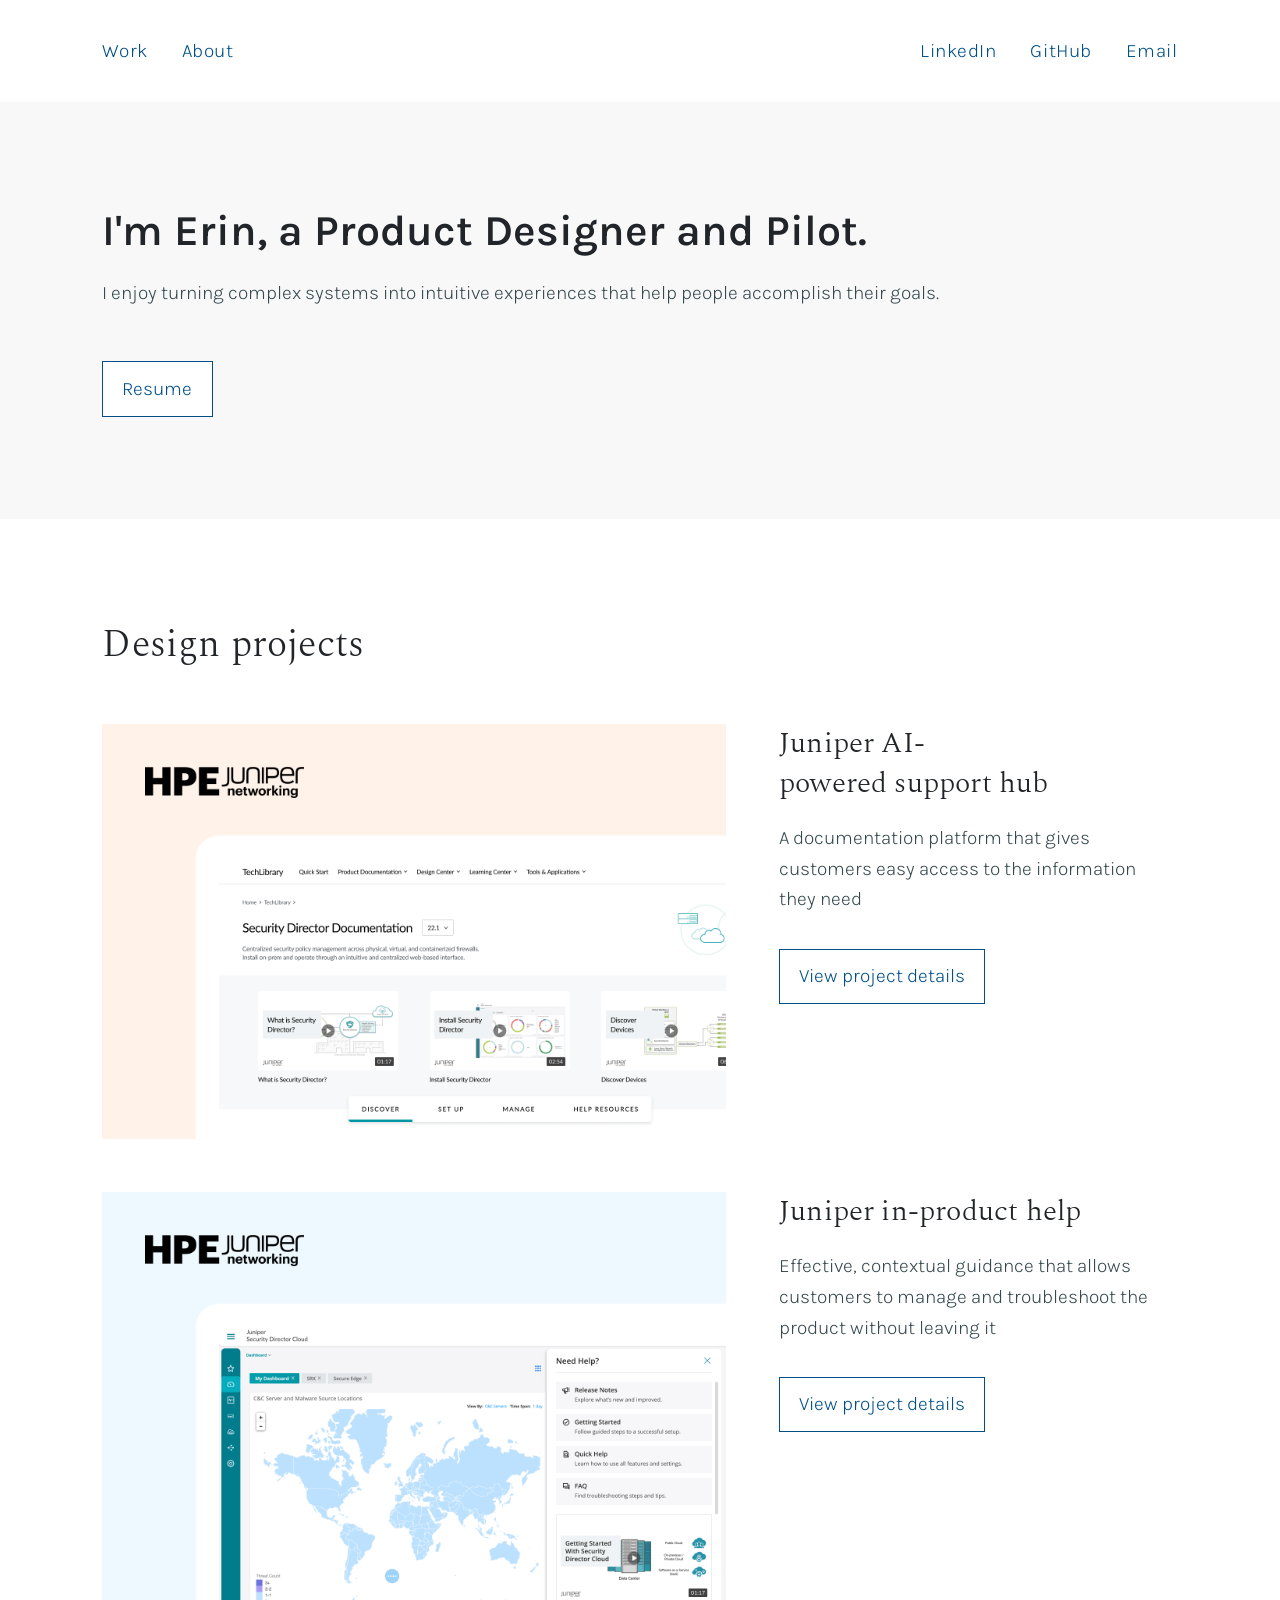
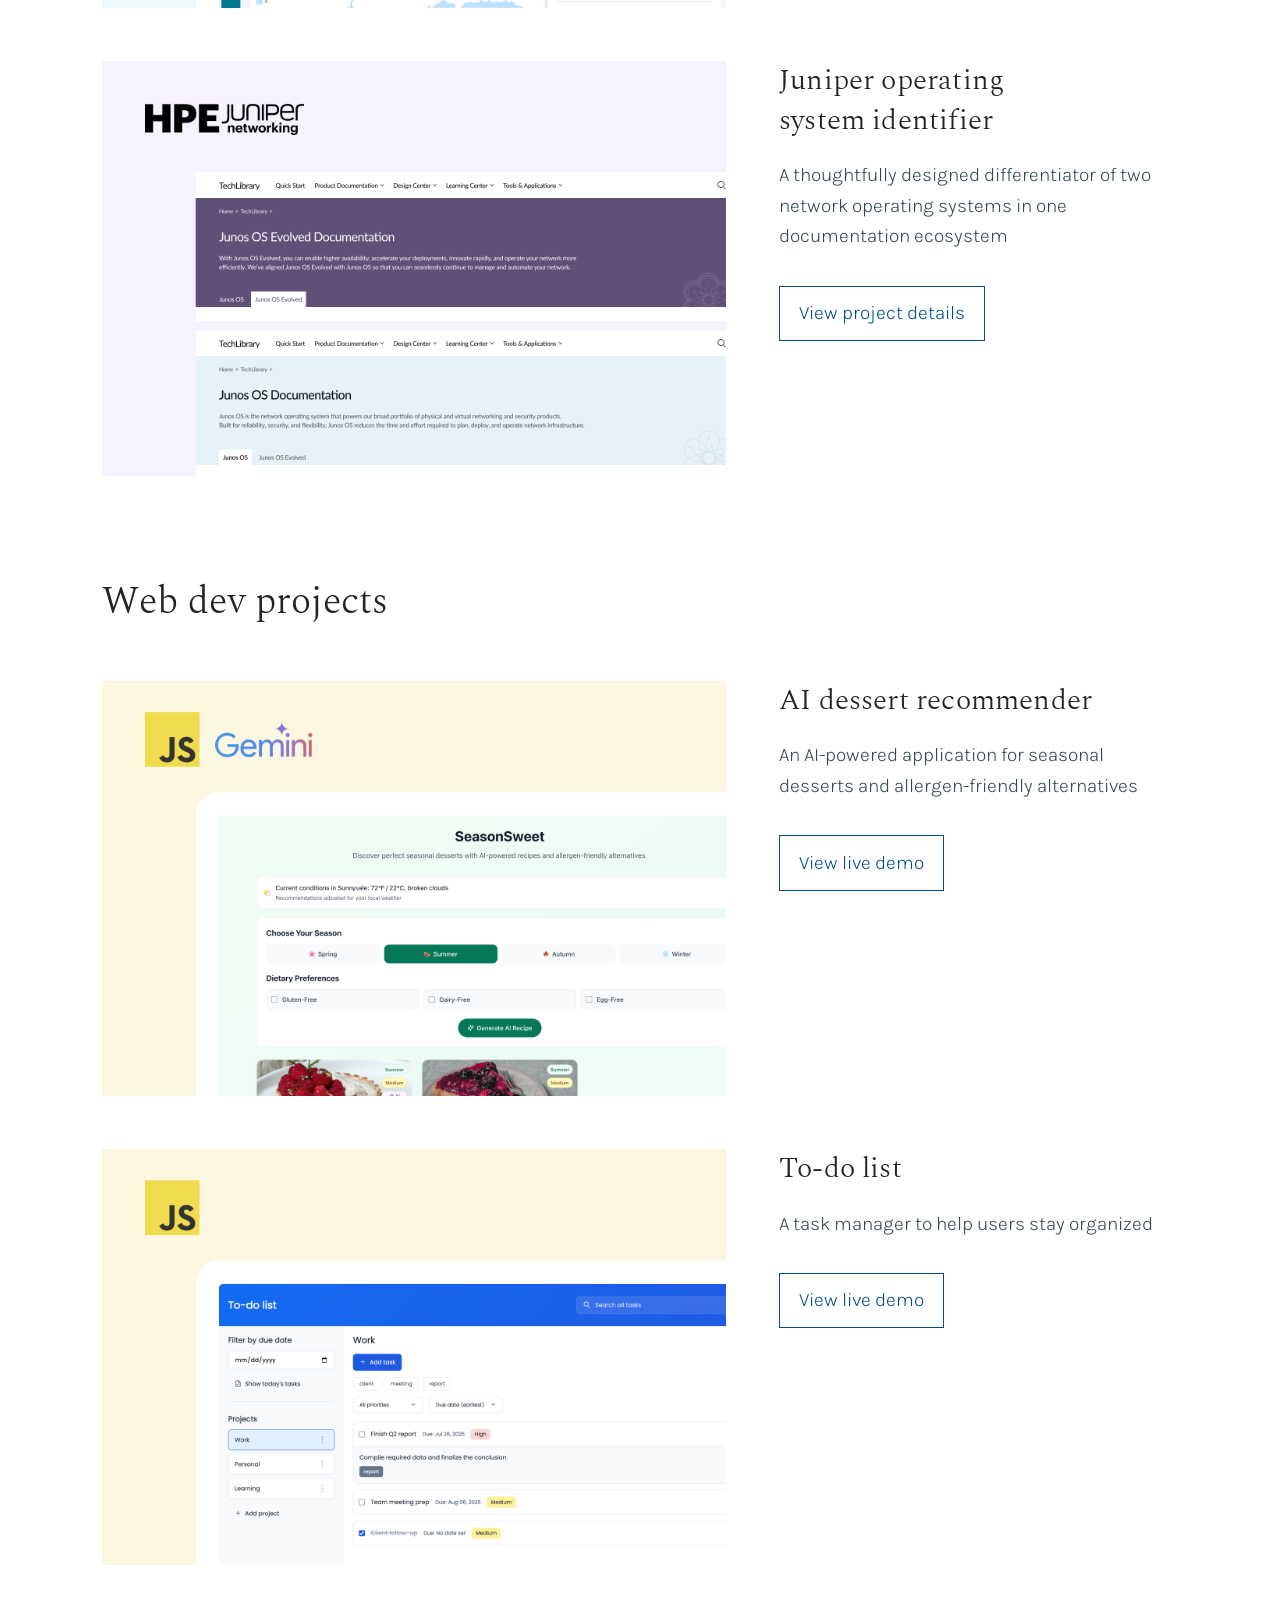
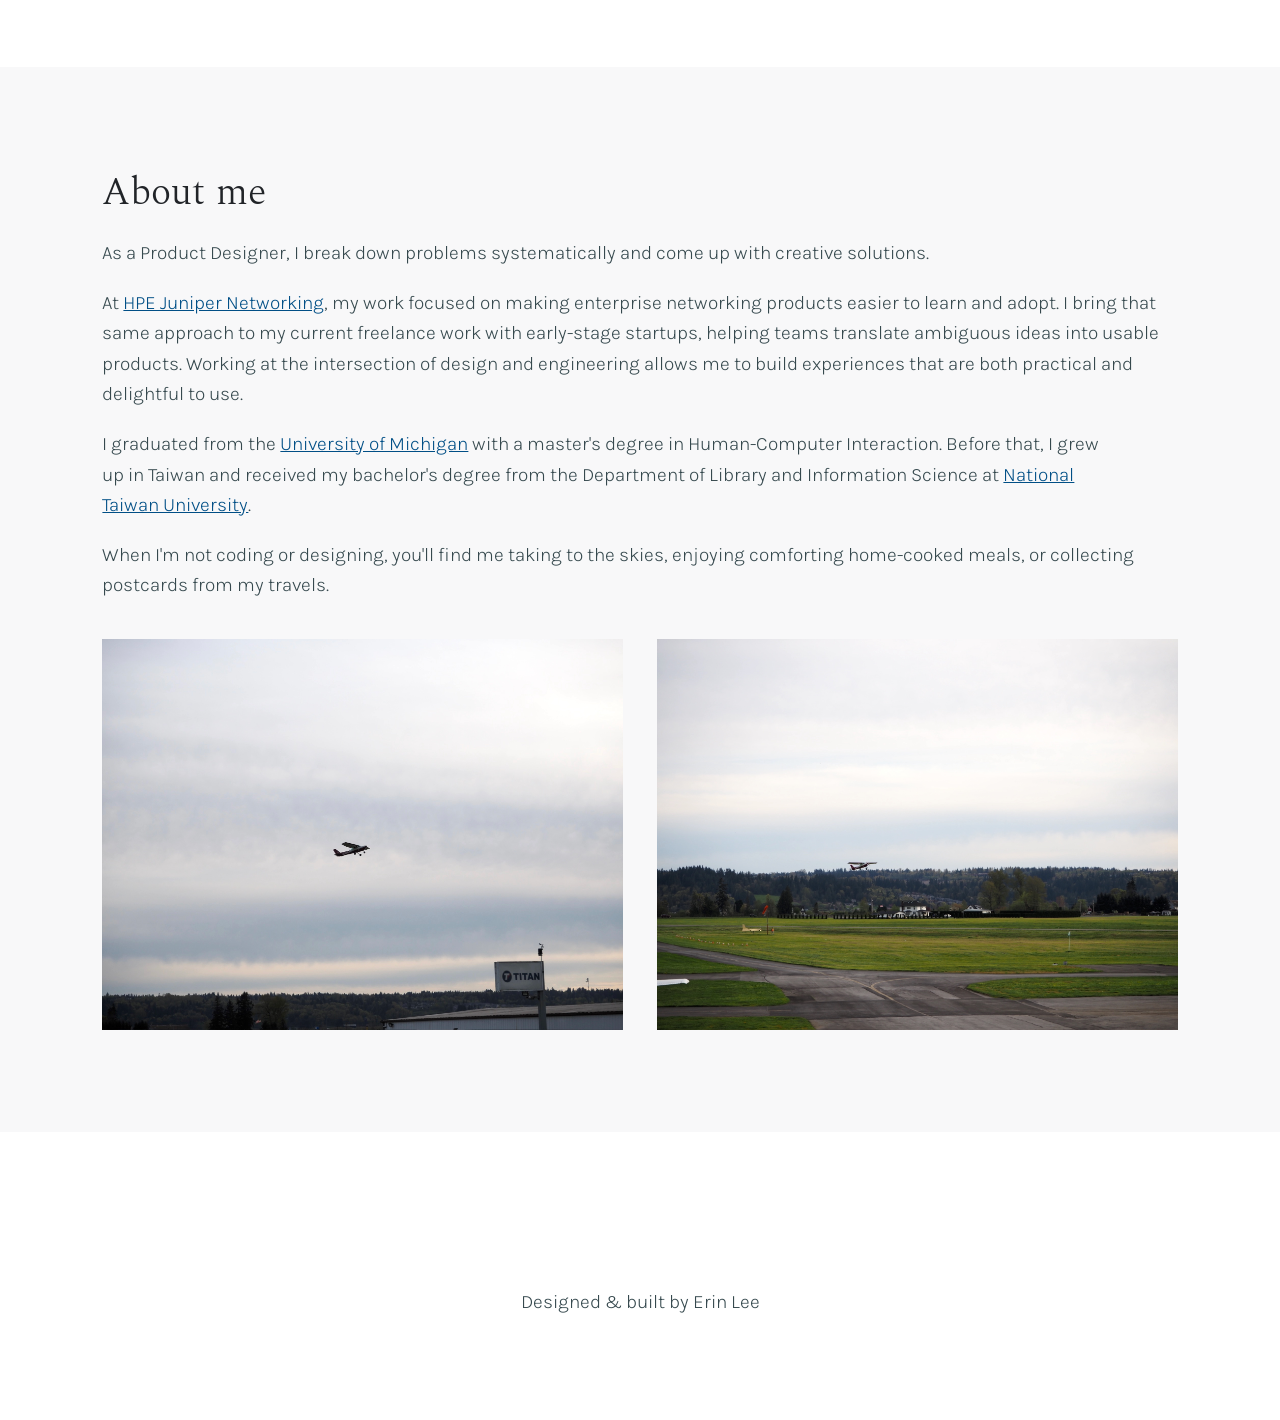
<file: index.html>
<!DOCTYPE html>
<html lang="en">
<head>
  <meta charset="UTF-8">
  <meta name="viewport" content="width=device-width, initial-scale=1.0">
  <title>Erin's Portfolio</title>
  <link rel="stylesheet" href="./style.css">
  <link rel="preconnect" href="https://fonts.googleapis.com">
  <link rel="preconnect" href="https://fonts.gstatic.com" crossorigin>
  <link href="https://fonts.googleapis.com/css2?family=Karla:wght@300;600&family=Spectral:wght@300&display=swap" rel="stylesheet">
</head>
<body>
  <header class="header page">
    <nav aria-label="Main navigation">
      <ul class="links">
        <li><a href="#work">Work</a></li>
        <li><a href="#about">About</a></li>
      </ul>
    </nav>
    <nav aria-label="Social links">  
      <ul class="links">
        <li><a href="https://www.linkedin.com/in/erinyl/" target="_blank" rel="noopener">LinkedIn</a></li>
        <li><a href="https://github.com/erin-yl" target="_blank" rel="noopener">GitHub</a></li>
        <li><a href="mailto:erinyinling@gmail.com">Email</a></li>
      </ul>
    </nav>
  </header>
  
  <main>
    <section class="hero">
      <div class="page hero-inner">
        <h1>I'm Erin, a Product Designer and Pilot.</h1>
        <p>I enjoy turning complex systems into intuitive experiences that help people accomplish their goals.</p>
        <a href="https://drive.google.com/file/d/1QiWrb0I9Tln1lahvdZQLA8X2A1yKy1-5/view?usp=sharing" aria-label="View my resume" target="_blank" rel="noopener">
          <button>Resume</button>
        </a>
      </div>
    </section>

    <section id="work" class="page">
      <section class="projects">
        <h2>Design projects</h2>

        <article class="project-container">
          <img src="images/home/Design Project 1.png" alt="Juniper documentation website interface">
          <div class="project-description">
            <h3>Juniper AI-powered support hub</h3>
            <p>A documentation platform that gives customers easy access to the information they need</p>
            <a href="support-hub.html" aria-label="View Juniper AI-powered support hub project details">
              <button>View project details</button>
            </a>
          </div>
        </article>

        <article class="project-container">
          <img src="images/home/Design Project 2.png" alt="SJuniper in-product help tool interface">
          <div class="project-description">
            <h3>Juniper in-product help</h3>
            <p>Effective, contextual guidance that allows customers to manage and troubleshoot the product without leaving it</p>
            <a href="in-product-help.html" aria-label="View Juniper in-product help project details">
              <button>View project details</button>
            </a>
          </div>
        </article>

        <article class="project-container">
          <img src="images/home/Design Project 3.png" alt="Juniper operating system identifier design">
          <div class="project-description">
            <h3>Juniper operating system identifier</h3>
            <p>A thoughtfully designed differentiator of two network operating systems in one documentation ecosystem</p>
            <a href="os-identifier.html" aria-label="View Juniper operating system identifier project details">
              <button>View project details</button>
            </a>
          </div>
        </article>
      </section>

      <section class="projects">
        <h2>Web dev projects</h2>

        <article class="project-container">
          <img src="images/home/Dev Project 1.png" alt="SeasonSweet AI dessert recommender interface">
          <div class="project-description">
            <h3>AI dessert recommender</h3>
            <p>An AI-powered application for seasonal desserts and allergen-friendly alternatives</p>
            <a href="https://erin-yl.github.io/season-sweet/" target="_blank" rel="noopener" aria-label="View AI dessert recommender live demo">
              <button>View live demo</button>
            </a>
          </div>
        </article>

        <article class="project-container">
          <img src="images/home/Dev Project 2.png" alt="To-do list task manager interface">
          <div class="project-description">
            <h3>To-do list</h3>
            <p>A task manager to help users stay organized</p>
            <a href="https://erin-yl.github.io/todo-list/" target="_blank" rel="noopener" aria-label="View to-do list live demo">
              <button>View live demo</button>
            </a>
          </div>
        </article>
      </section>
    </section>

    <section id="about">
      <div class="page about-inner">
        <h2>About me</h2>
        <p>As a Product Designer, I break down problems systematically and come up with creative solutions.
        <p>At <a href="https://www.juniper.net/" target="_blank" rel="noopener">HPE Juniper Networking</a>, my work focused on making enterprise networking products easier to learn and adopt. 
          I bring that same approach to my current freelance work with early-stage startups, helping teams translate ambiguous ideas into usable products. Working at the intersection of design and engineering allows me to build experiences that are both practical and delightful to use. </p>
        <p>I graduated from the <a href="https://umich.edu/" target="_blank" rel="noopener">University of Michigan</a> with a master's degree in Human-Computer Interaction. Before that, I grew up in Taiwan and received my bachelor's degree from the Department of Library and Information Science at <a href="https://www.ntu.edu.tw/english/" target="_blank" rel="noopener">National Taiwan University</a>.</p>
        <p>When I'm not coding or designing, you'll find me taking to the skies, enjoying comforting home-cooked meals, or collecting postcards from my travels.</p>
        <figure class="image-container">
          <img src="images/home/Aircraft 1.jpeg" alt="Small single-engine airplane flying with landing gear down beneath an overcast sky, approaching an airport with trees and hangars in the background.">
          <img src="images/home/Aircraft 2.jpeg" alt="Small single-engine airplane flying low over a grassy airfield on takeoff, with taxiways, a windsock, and rolling hills in the background.">
        </figure>
      </div>
    </section>
  </main>

  <footer class="footer page">
    <nav aria-label="Footer navigation">
      <p>Designed & built by Erin Lee</p>
    </nav>  
  </footer>
  <script>
    window.addEventListener('pageshow', (event) => {
      if (event.persisted) {
        document.querySelectorAll('button').forEach(button => {
          button.blur();
          button.classList.remove('active', 'focus');
        });
      }
    });
  </script>
</body>
</html>
</file>
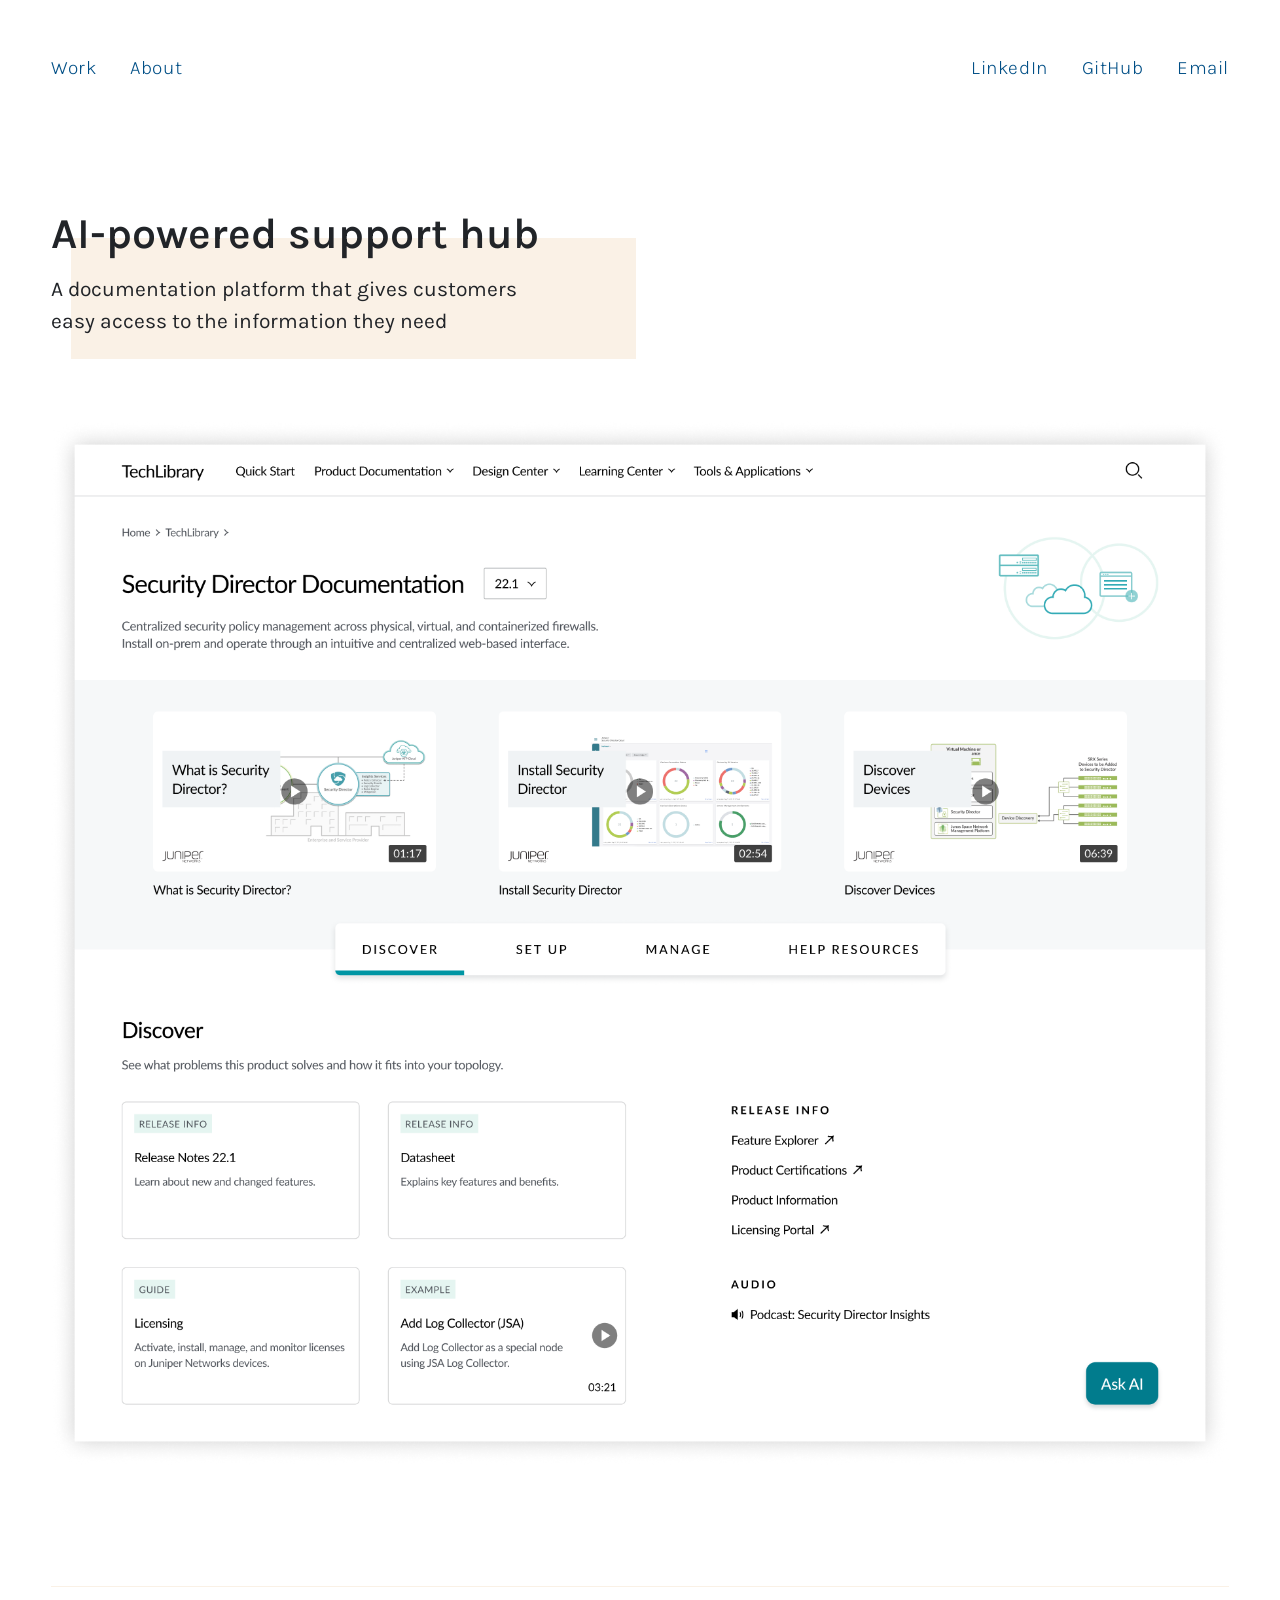
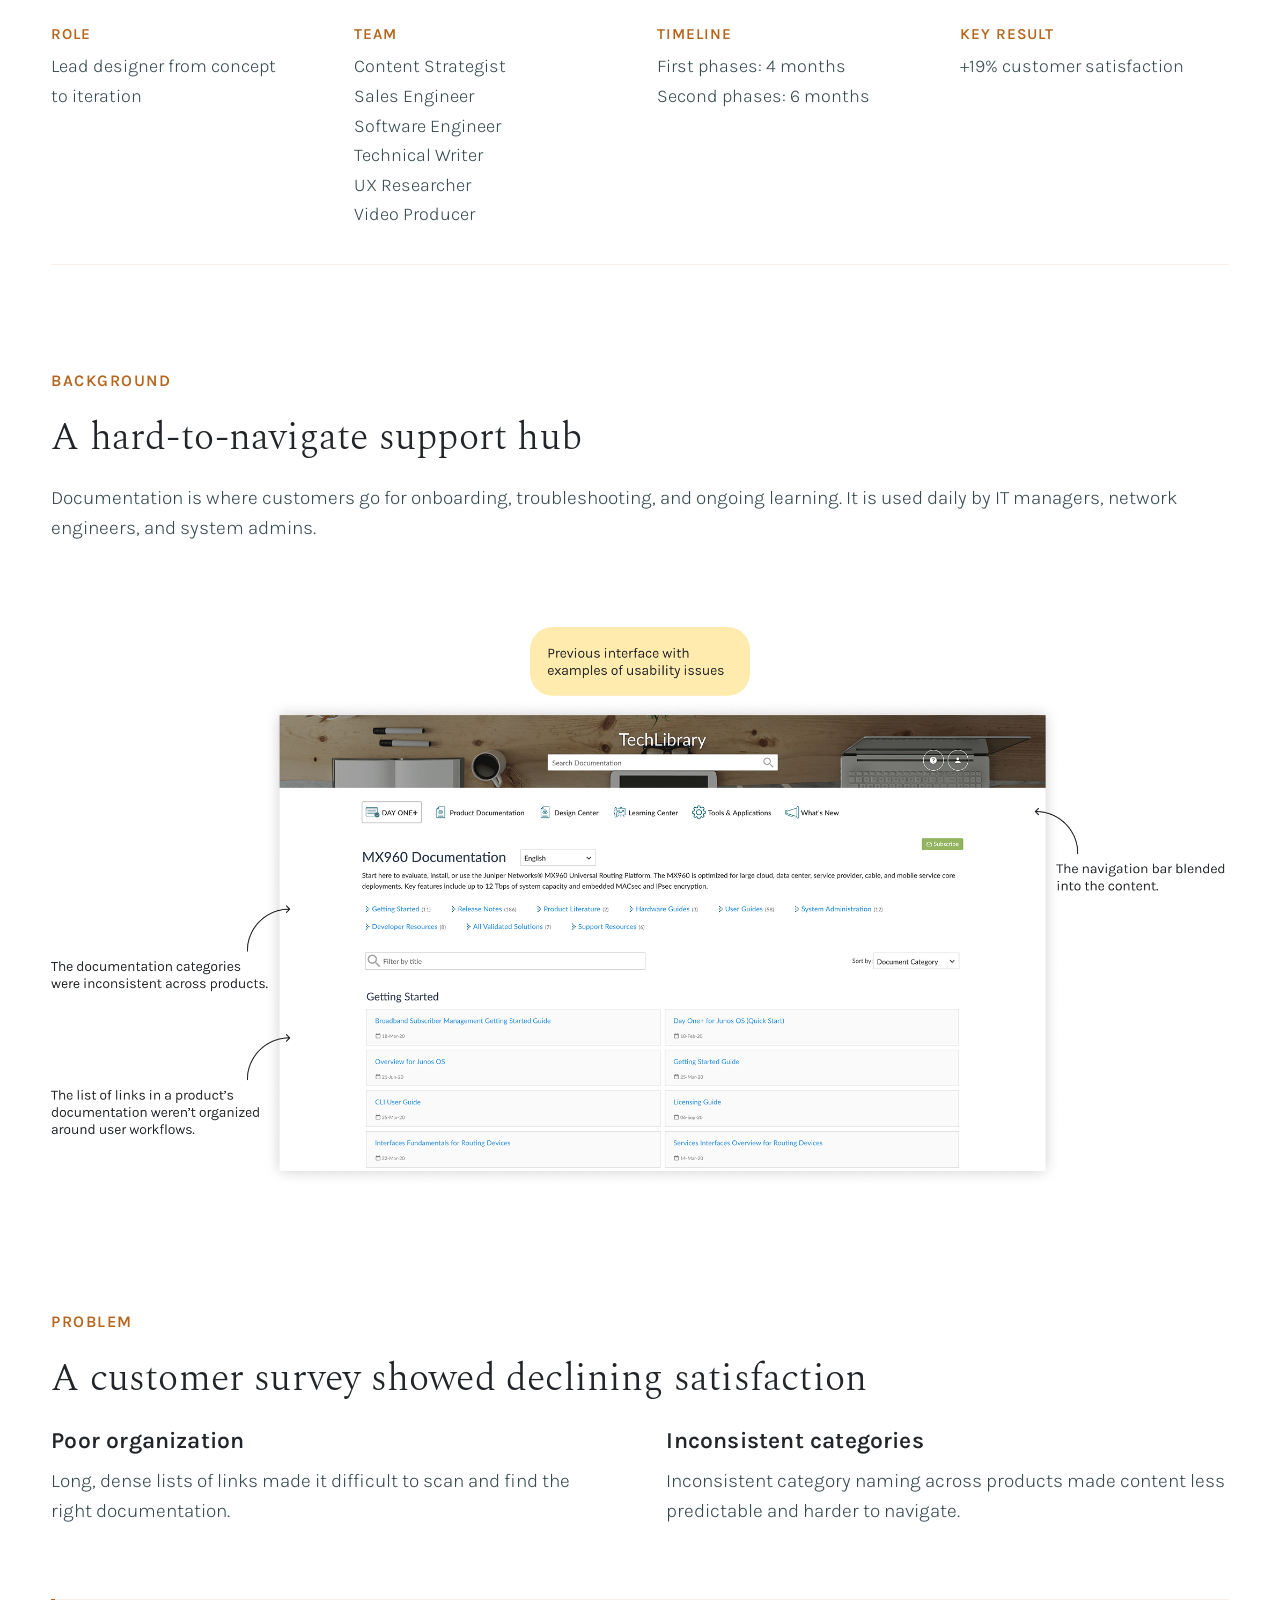
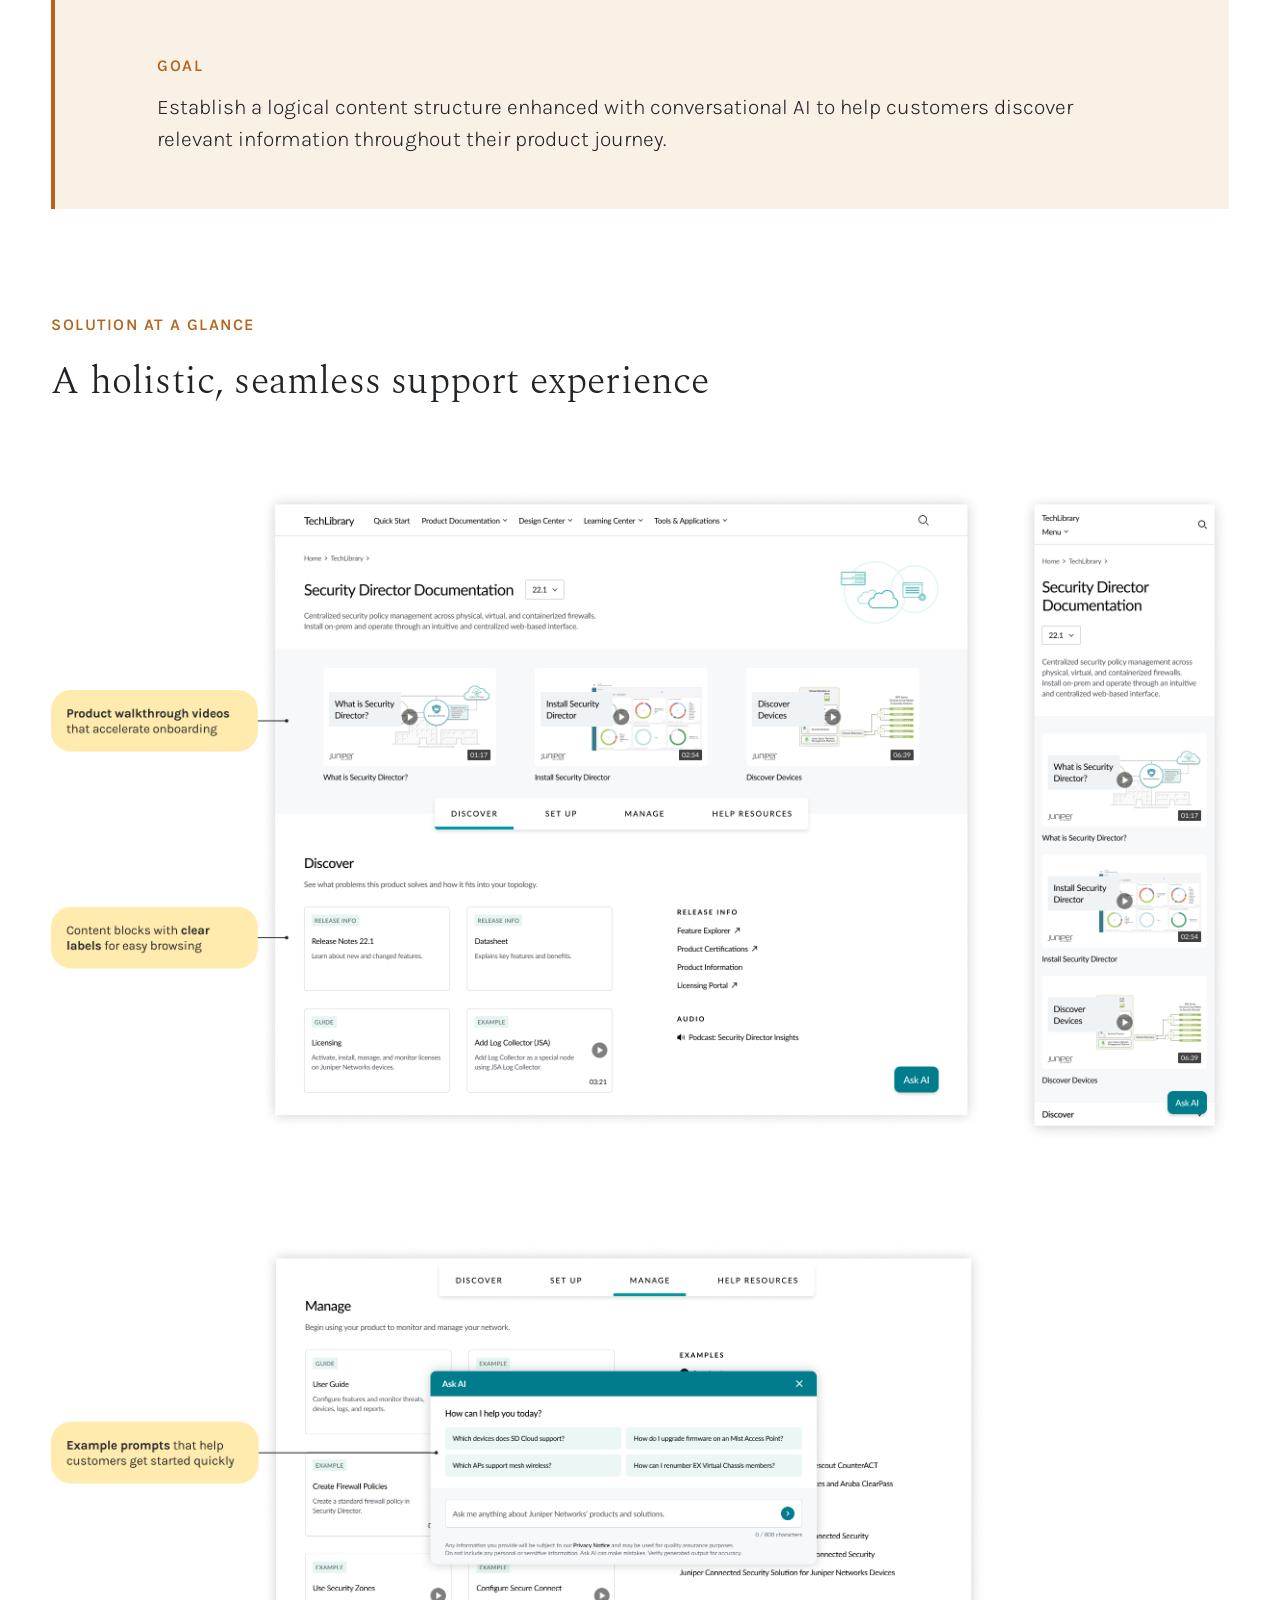
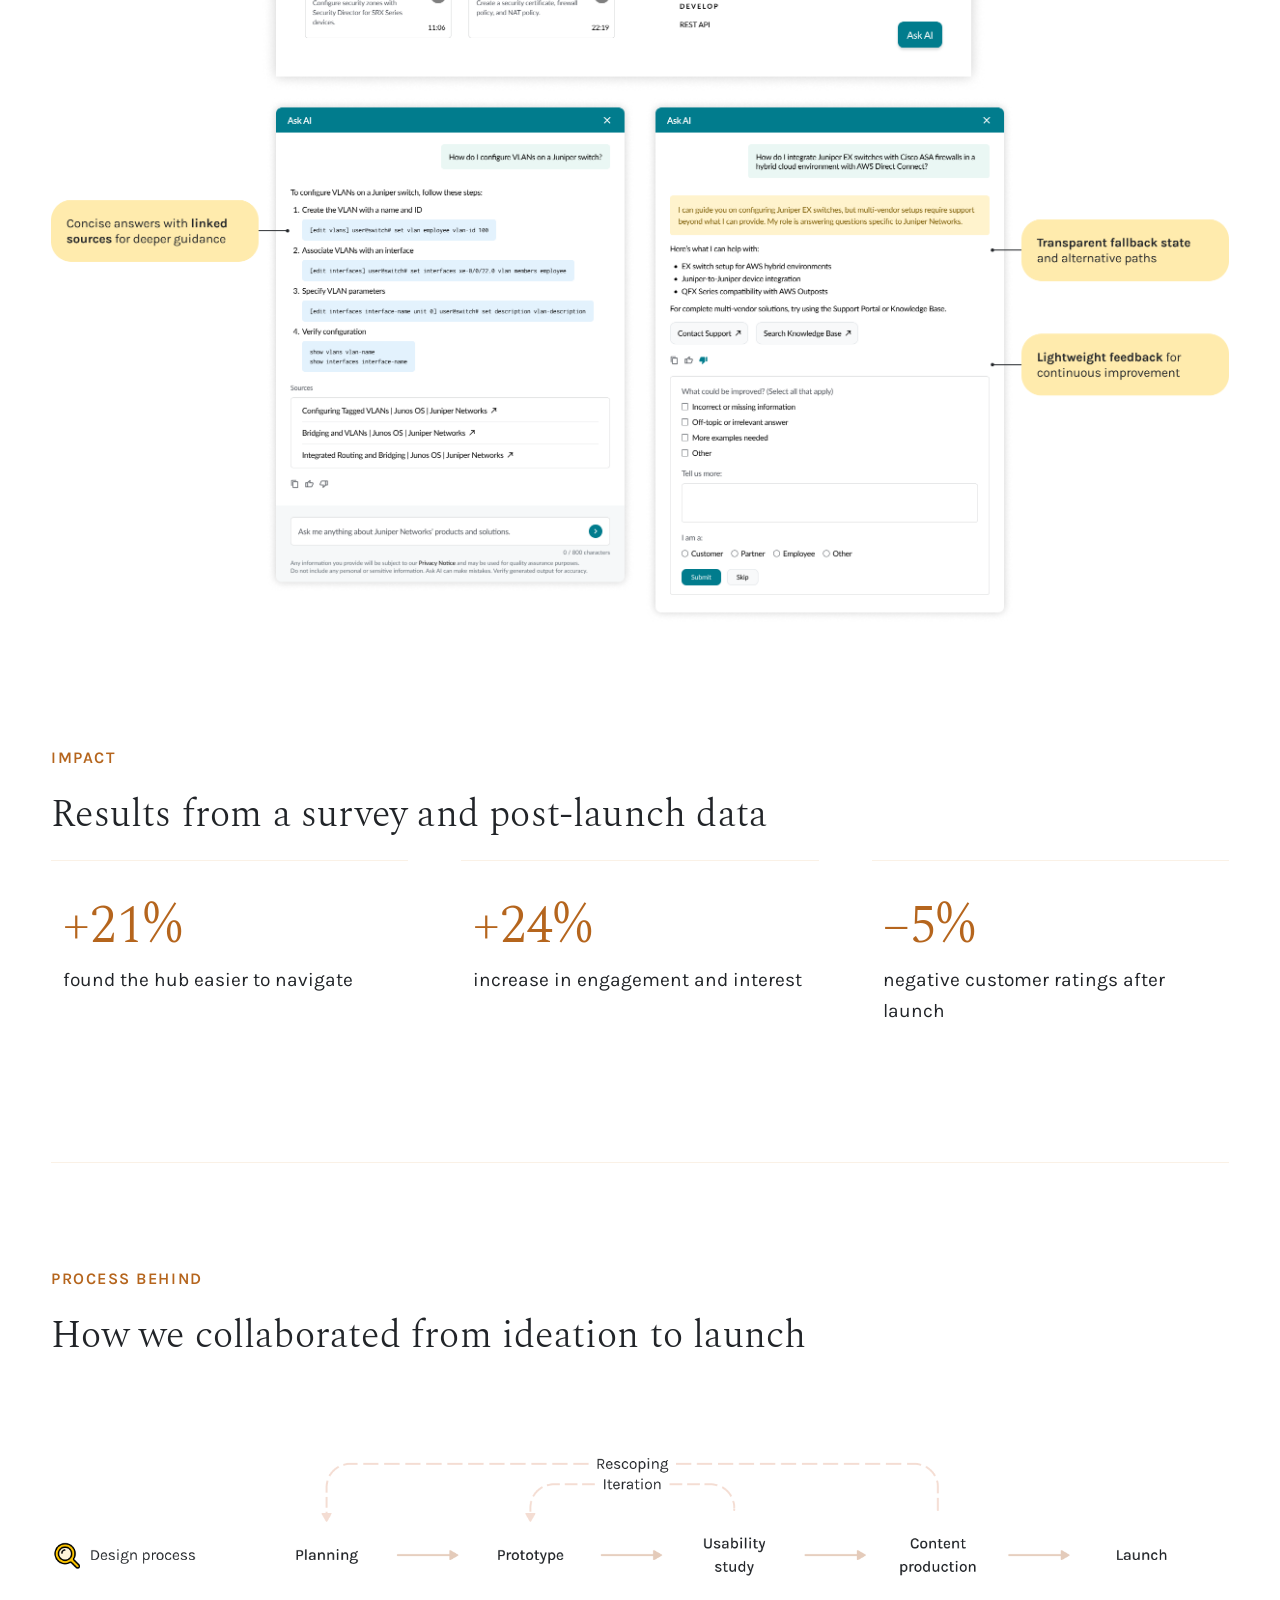
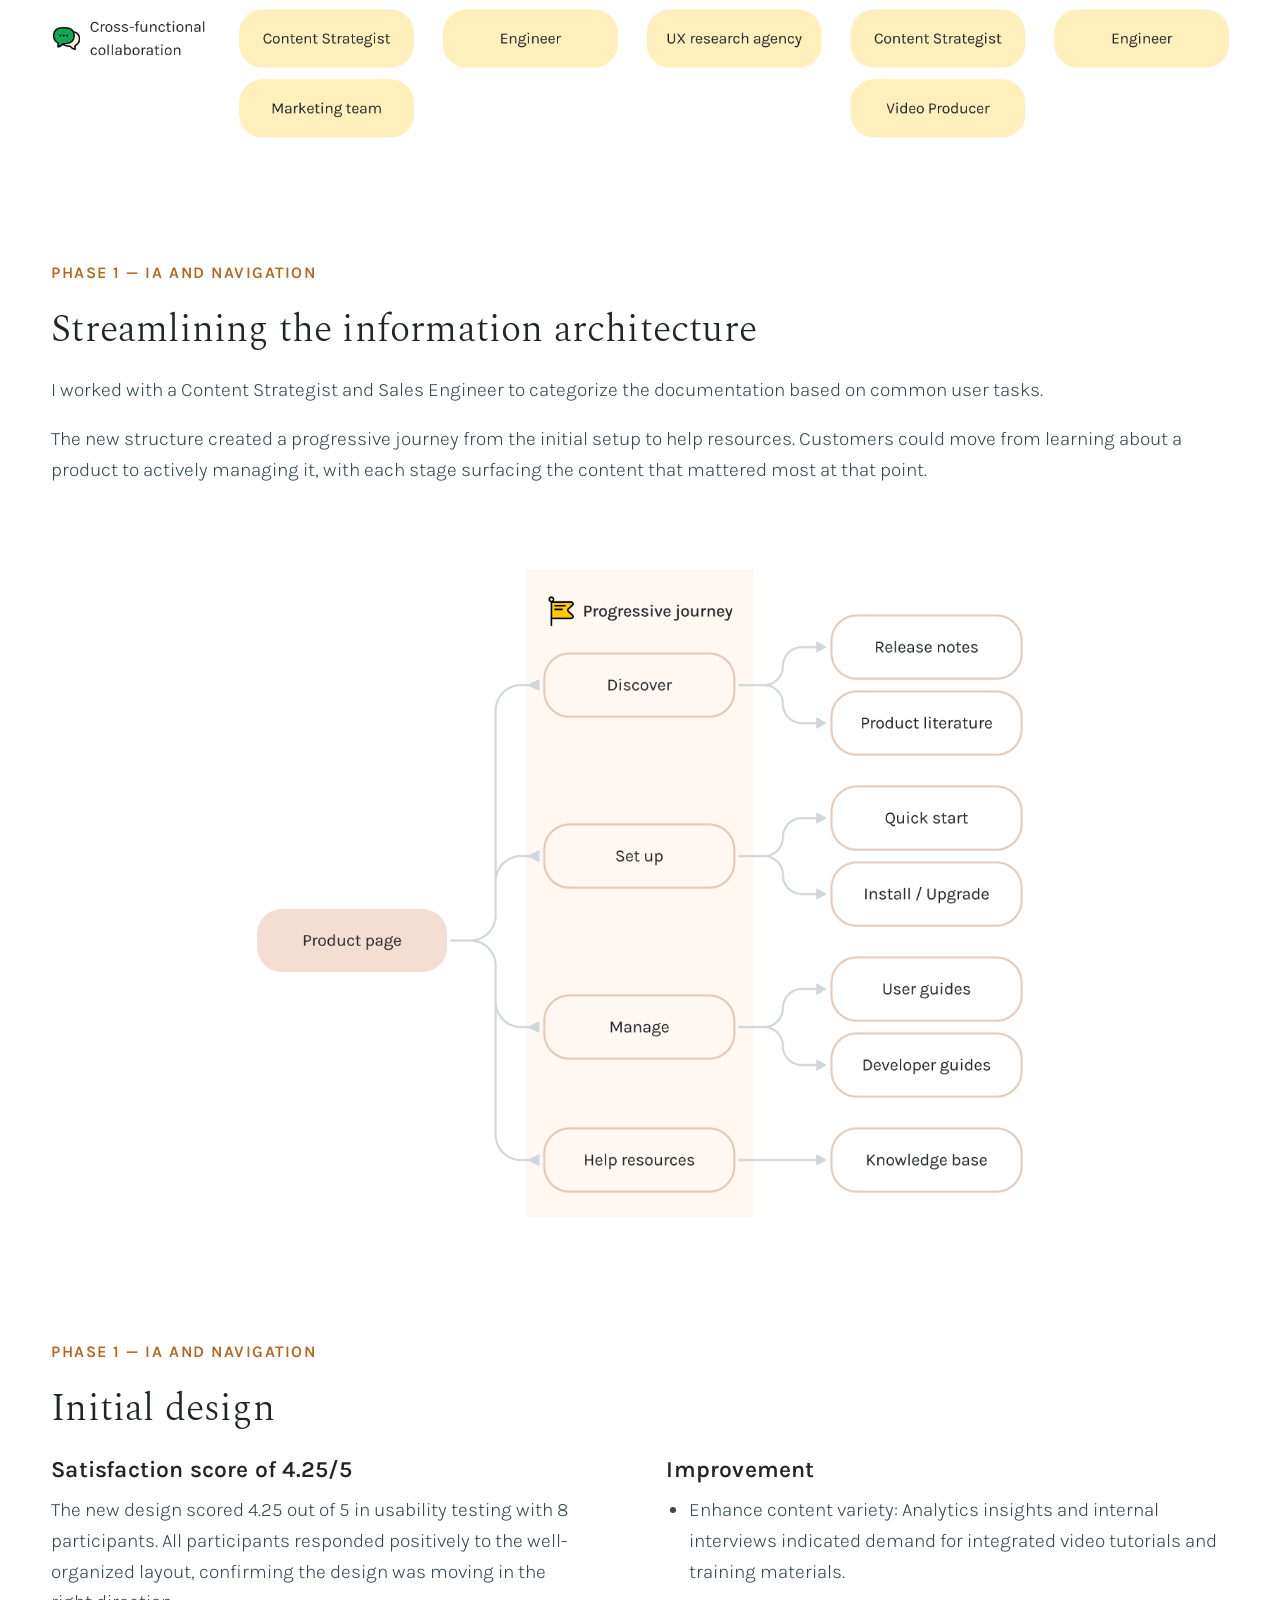
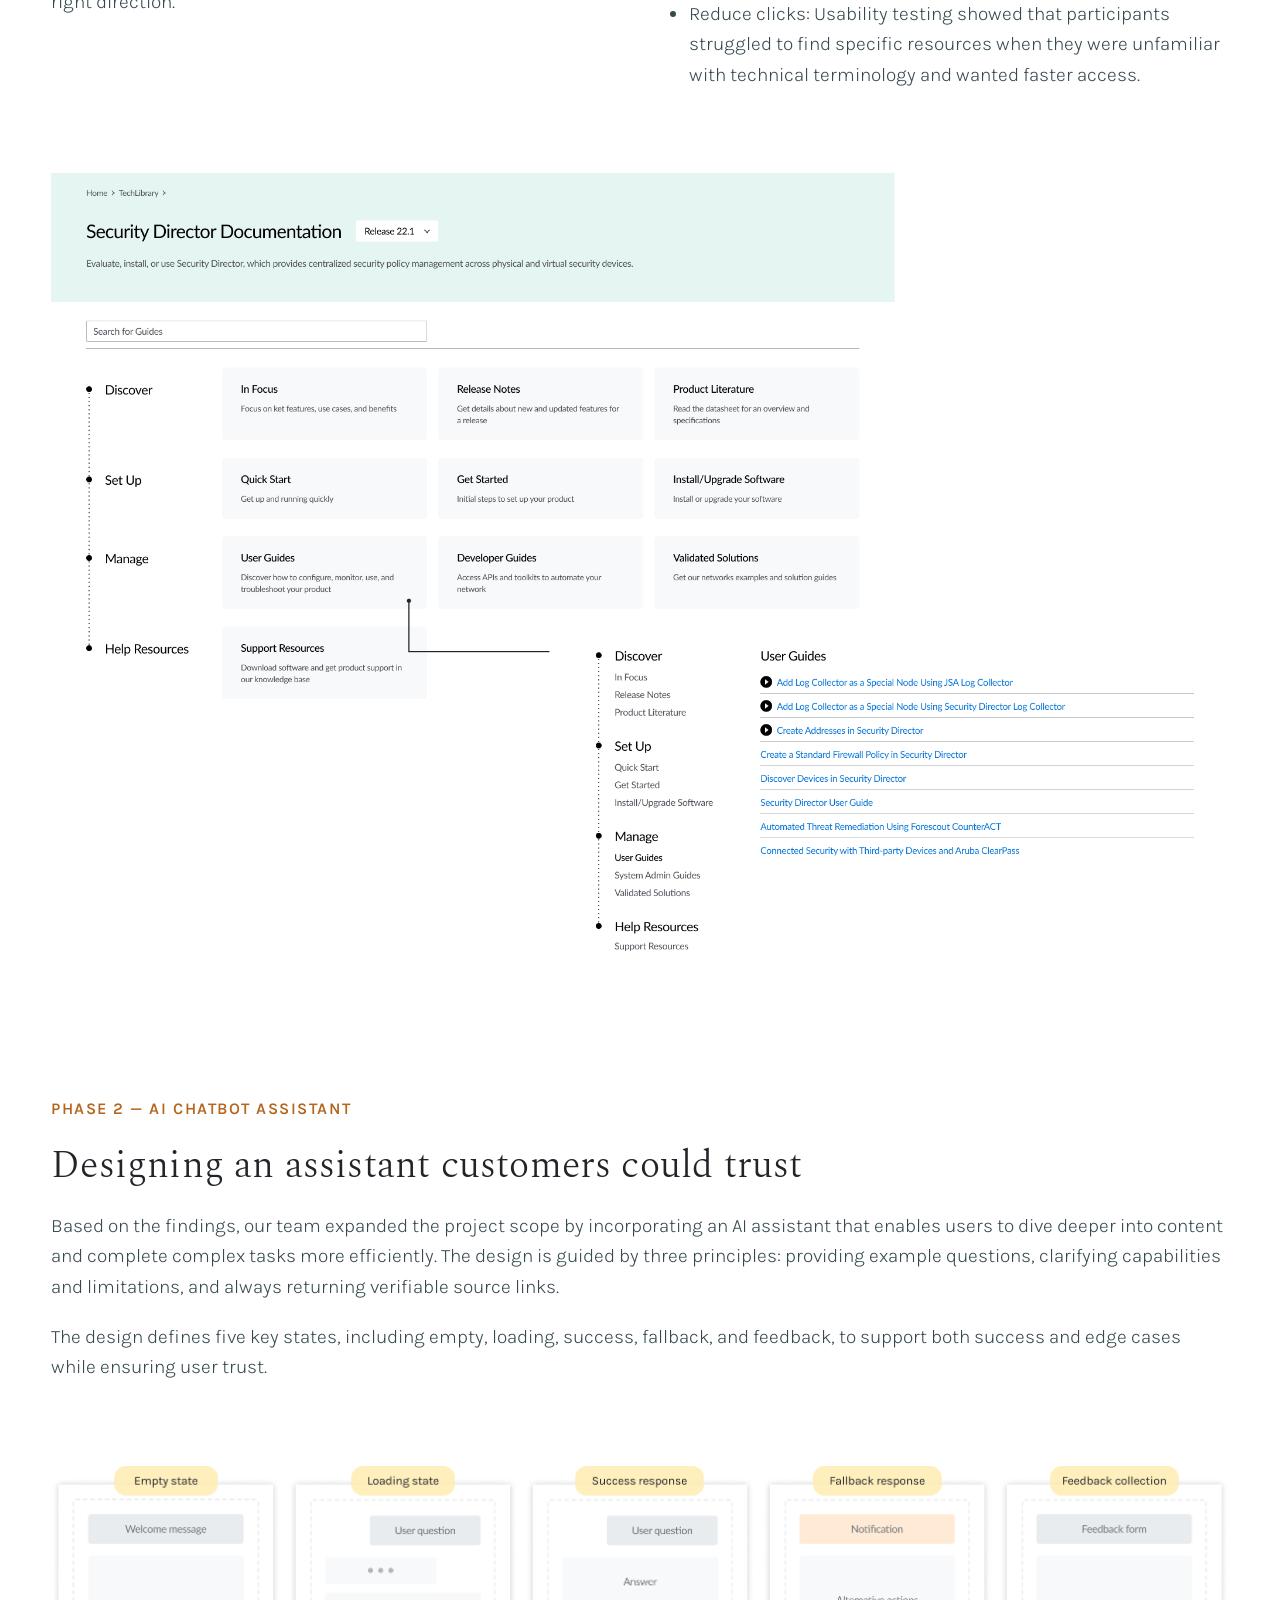
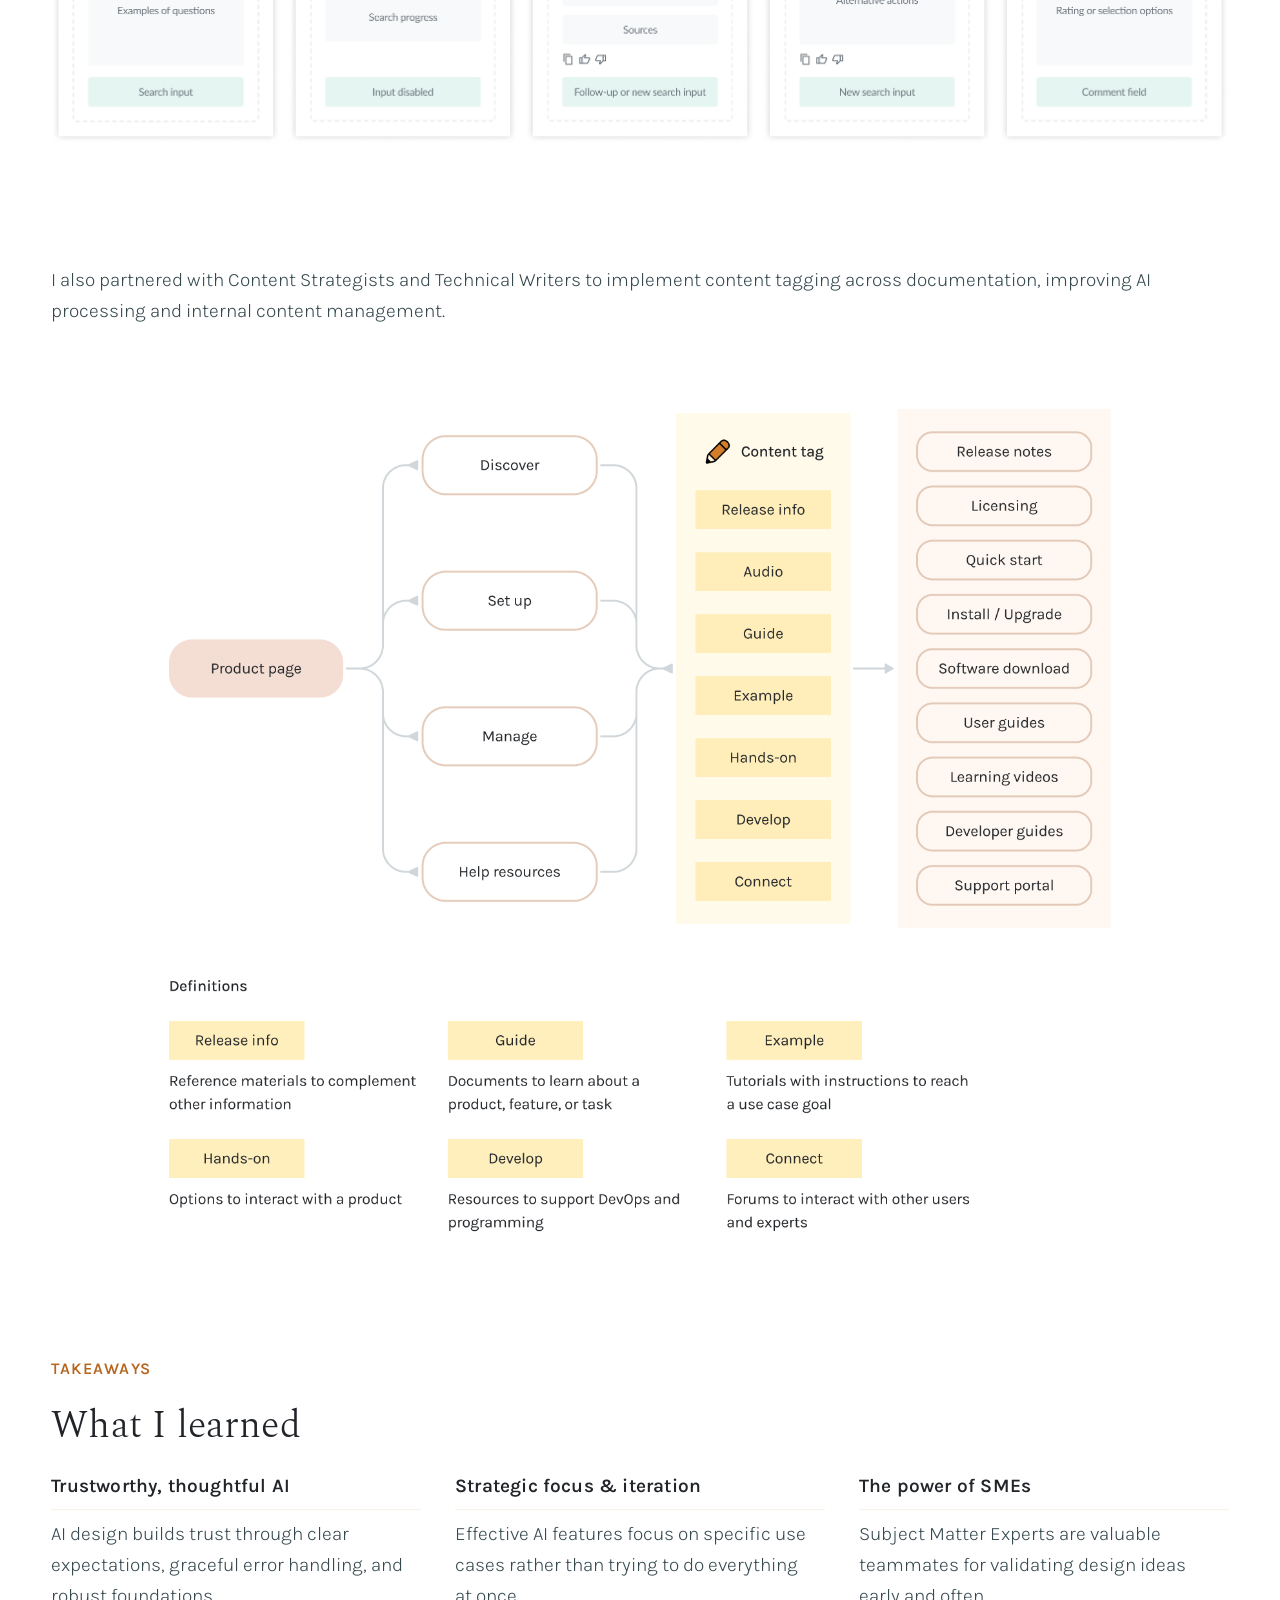
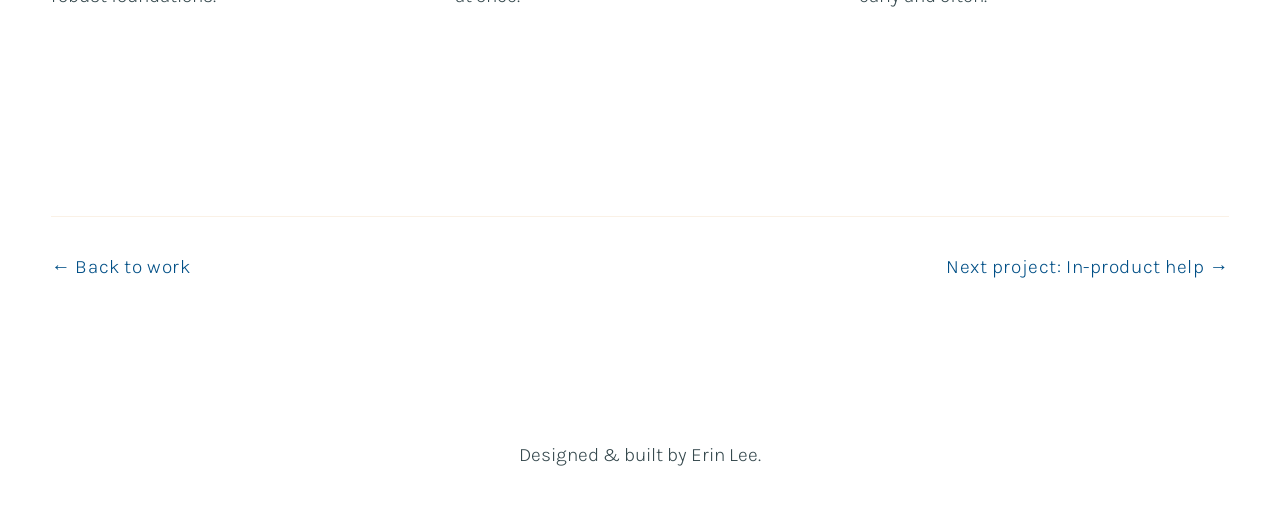
<file: ai-powered-support-hub.html>
<!DOCTYPE html>
<html lang="en">
<head>
  <meta charset="UTF-8">
  <meta name="viewport" content="width=device-width, initial-scale=1.0">
  <title>AI-powered support hub — Erin's Portfolio</title>
  <link rel="stylesheet" href="./style.css">
  <link rel="preconnect" href="https://fonts.googleapis.com">
  <link rel="preconnect" href="https://fonts.gstatic.com" crossorigin>
  <link href="https://fonts.googleapis.com/css2?family=Karla:wght@300;400;600&family=Spectral:wght@300&display=swap" rel="stylesheet">
</head>
<body class="case-docs">
  <header class="header">
    <nav aria-label="Main navigation">
      <ul class="links">
        <li><a href="index.html#work">Work</a></li>
        <li><a href="index.html#about">About</a></li>
      </ul>
    </nav>
    <nav aria-label="Social links">
      <ul class="links">
        <li><a href="https://www.linkedin.com/in/erinyl/" target="_blank" rel="noopener">LinkedIn</a></li>
        <li><a href="https://github.com/erin-yl" target="_blank" rel="noopener">GitHub</a></li>
        <li><a href="mailto:erinyinling@gmail.com">Email</a></li>
      </ul>
    </nav>
  </header>

  <main>
    <section class="case-hero-split">
      <div class="hero-left">
        <h1>AI-powered support hub</h1>
        <p class="case-dek">A documentation platform that gives customers easy access to the information they need</p>
      </div>
    </section>

    <div class="full-bleed-container">
      <img src="images/design project 1/Product Index Page.png" alt="Final design of the Security Director documentation hub">
    </div>

    <section class="meta-grid">
      <div class="meta-item">
        <h3>Role</h3>
        <p>Lead designer from concept to iteration</p>
      </div>
      <div class="meta-item">
        <h3>Team</h3>
        <p>Content Strategist</p>
        <p>Sales Engineer</p>
        <p>Software Engineer</p>
        <p>Technical Writer</p>
        <p>UX Researcher</p>
        <p>Video Producer</p>
      </div>
      <div class="meta-item">
        <h3>Timeline</h3>
        <p>First phases: 4 months</p>
        <p>Second phases: 6 months</p>
      </div>
      <div class="meta-item">
        <h3>Key result</h3>
        <p>+19% customer satisfaction</p>
      </div>
    </section>

    <section class="case-section" id="background">
      <p class="section-label">Background</p>
      <h2>A hard-to-navigate support hub</h2>
      <p>Documentation is where customers go for onboarding, troubleshooting, and ongoing learning. It is used daily by IT managers, network engineers, and system admins.</p>
    </section>

    <div class="full-bleed-container">
      <img src="images/design project 1/Phase 1 Before.png" alt="Previous documentation interface showing a flat list of links">
    </div>

    <section class="case-section" id="problem">
      <p class="section-label">Problem</p>
      <h2>A customer survey showed declining satisfaction</h2>
      <div class="pain-point-grid">
        <div class="pain-point-item">
          <h3>Poor organization</h3>
          <p>Long, dense lists of links made it difficult to scan and find the right documentation.</p>
        </div>
        <div class="pain-point-item">
          <h3>Inconsistent categories</h3>
          <p>Inconsistent category naming across products made content less predictable and harder to navigate.</p>
        </div>
      </div>
      <div class="callout-banner">
        <p class="section-label">Goal</p>
        <p>Establish a logical content structure enhanced with conversational AI to help customers discover relevant information throughout their product journey.</p>
      </div>
    </section>

    <section class="case-section" id="solution">
      <p class="section-label">Solution at a glance</p>
      <h2>A holistic, seamless support experience</h2>
    </section>

    <div class="full-bleed-container">
      <img src="images/design project 1/Phase 2 Doc.png" alt="Top sections of the final design showing videos and guides">
    </div>

    <div class="full-bleed-container">
      <img src="images/design project 1/Phase 2 Chatbot.png" alt="AI assistant panel showing transparent fallback states">
    </div>

    <section class="case-section" id="impact">
      <p class="section-label">Impact</p>
      <h2>Results from a survey and post-launch data</h2>
      <div class="stat-flex-row">
        <div class="stat-card">
          <span class="stat-number">+21%</span>
          <span class="stat-label">found the hub easier to navigate</span>
        </div>
        <div class="stat-card">
          <span class="stat-number">+24%</span>
          <span class="stat-label">increase in engagement and interest</span>
        </div>
        <div class="stat-card">
          <span class="stat-number">&minus;5%</span>
          <span class="stat-label">negative customer ratings after launch</span>
        </div>
      </div>
    </section>

    <hr class="section-divider">

    <section class="case-section" id="process">
      <p class="section-label">Process behind</p>
      <h2>How we collaborated from ideation to launch</h2>
    </section>

    <div class="full-bleed-container">
      <img src="images/design project 1/Tech Docs Redesign Design Process.png" alt="Flow chart of the design process">
    </div>

    <section class="case-section" id="research">
      <p class="section-label">Phase 1 &mdash; IA and navigation</p>
      <h2>Streamlining the information architecture</h2>
      <p>I worked with a Content Strategist and Sales Engineer to categorize the documentation based on common user tasks.</p>
      <p>The new structure created a progressive journey from the initial setup to help resources. Customers could move from learning about a product to actively managing it, with each stage surfacing the content that mattered most at that point.</p>
    </section>

    <div class="full-bleed-container">
      <img class="img-resize-small" src="images/design project 1/Tech Docs Redesign IA.png" alt="Diagram of the progressive user journey">
    </div>

    <section class="case-section" id="iteration">
      <p class="section-label">Phase 1 &mdash; IA and navigation</p>
      <h2>Initial design</h2>
      <div class="pain-point-grid">
        <div class="pain-point-item">
          <h3>Satisfaction score of 4.25/5</h3>
          <p>The new design scored 4.25 out of 5 in usability testing with 8 participants. All participants responded positively to the well-organized layout, confirming the design was moving in the right direction.</p>
        </div>
        <div class="pain-point-item">
          <h3>Improvement</h3>
          <ul class="bulleted-list">
            <li>Enhance content variety: Analytics insights and internal interviews indicated demand for integrated video tutorials and training materials.</li>
            <li>Reduce clicks: Usability testing showed that participants struggled to find specific resources when they were unfamiliar with technical terminology and wanted faster access.</li>
          </ul>
        </div>
      </div> </section>

    <div class="full-bleed-container">
      <img src="images/design project 1/Phase 1 After.png" alt="Initial design translating the new IA into the documentation hub">
    </div>

    <section class="case-section" id="ai-assistant">
      <p class="section-label">Phase 2 &mdash; AI chatbot assistant</p>
      <h2>Designing an assistant customers could trust</h2>
      <p>Based on the findings, our team expanded the project scope by incorporating an AI assistant that enables users to dive deeper into content and complete complex tasks more efficiently. The design is guided by three principles: providing example questions, clarifying capabilities and limitations, and always returning verifiable source links.</p>
      <p>The design defines five key states, including empty, loading, success, fallback, and feedback, to support both success and edge cases while ensuring user trust.</p>
    </section>

    <div class="full-bleed-container">
      <img src="images/design project 1/Chatbot Wireframes.png" alt="UX wireframe flow mapping the five key states of the conversational AI assistant panel">
    </div>

    <section class="case-section">
      <p>I also partnered with Content Strategists and Technical Writers to implement content tagging across documentation, improving AI processing and internal content management.</p>
    </section>

    <div class="full-bleed-container">
      <img class="img-resize-large" src="images/design project 1/Phase 2 IA.png" alt="Diagram of the progressive user journey with content tagging">
    </div>

    <section class="case-section" id="takeaways">
      <p class="section-label">Takeaways</p>
      <h2>What I learned</h2>
      <div class="takeaways-grid">
        <div class="takeaway">
          <h3>Trustworthy, thoughtful AI</h3>
          <p>AI design builds trust through clear expectations, graceful error handling, and robust foundations.</p>
        </div>
        <div class="takeaway">
          <h3>Strategic focus &amp; iteration</h3>
          <p>Effective AI features focus on specific use cases rather than trying to do everything at once.</p>
        </div>
        <div class="takeaway">
          <h3>The power of SMEs</h3>
          <p>Subject Matter Experts are valuable teammates for validating design ideas early and often.</p>
        </div>
      </div>
    </section>

    <nav class="case-footer-nav" aria-label="Case study navigation">
      <a href="index.html#work">&larr; Back to work</a>
      <a href="in-product-help.html">Next project: In-product help &rarr;</a>
    </nav>
  </main>

  <footer class="footer">
    <nav aria-label="Footer navigation">
      <p>Designed &amp; built by Erin Lee.</p>
    </nav>
  </footer>
</body>
</html>
</file>
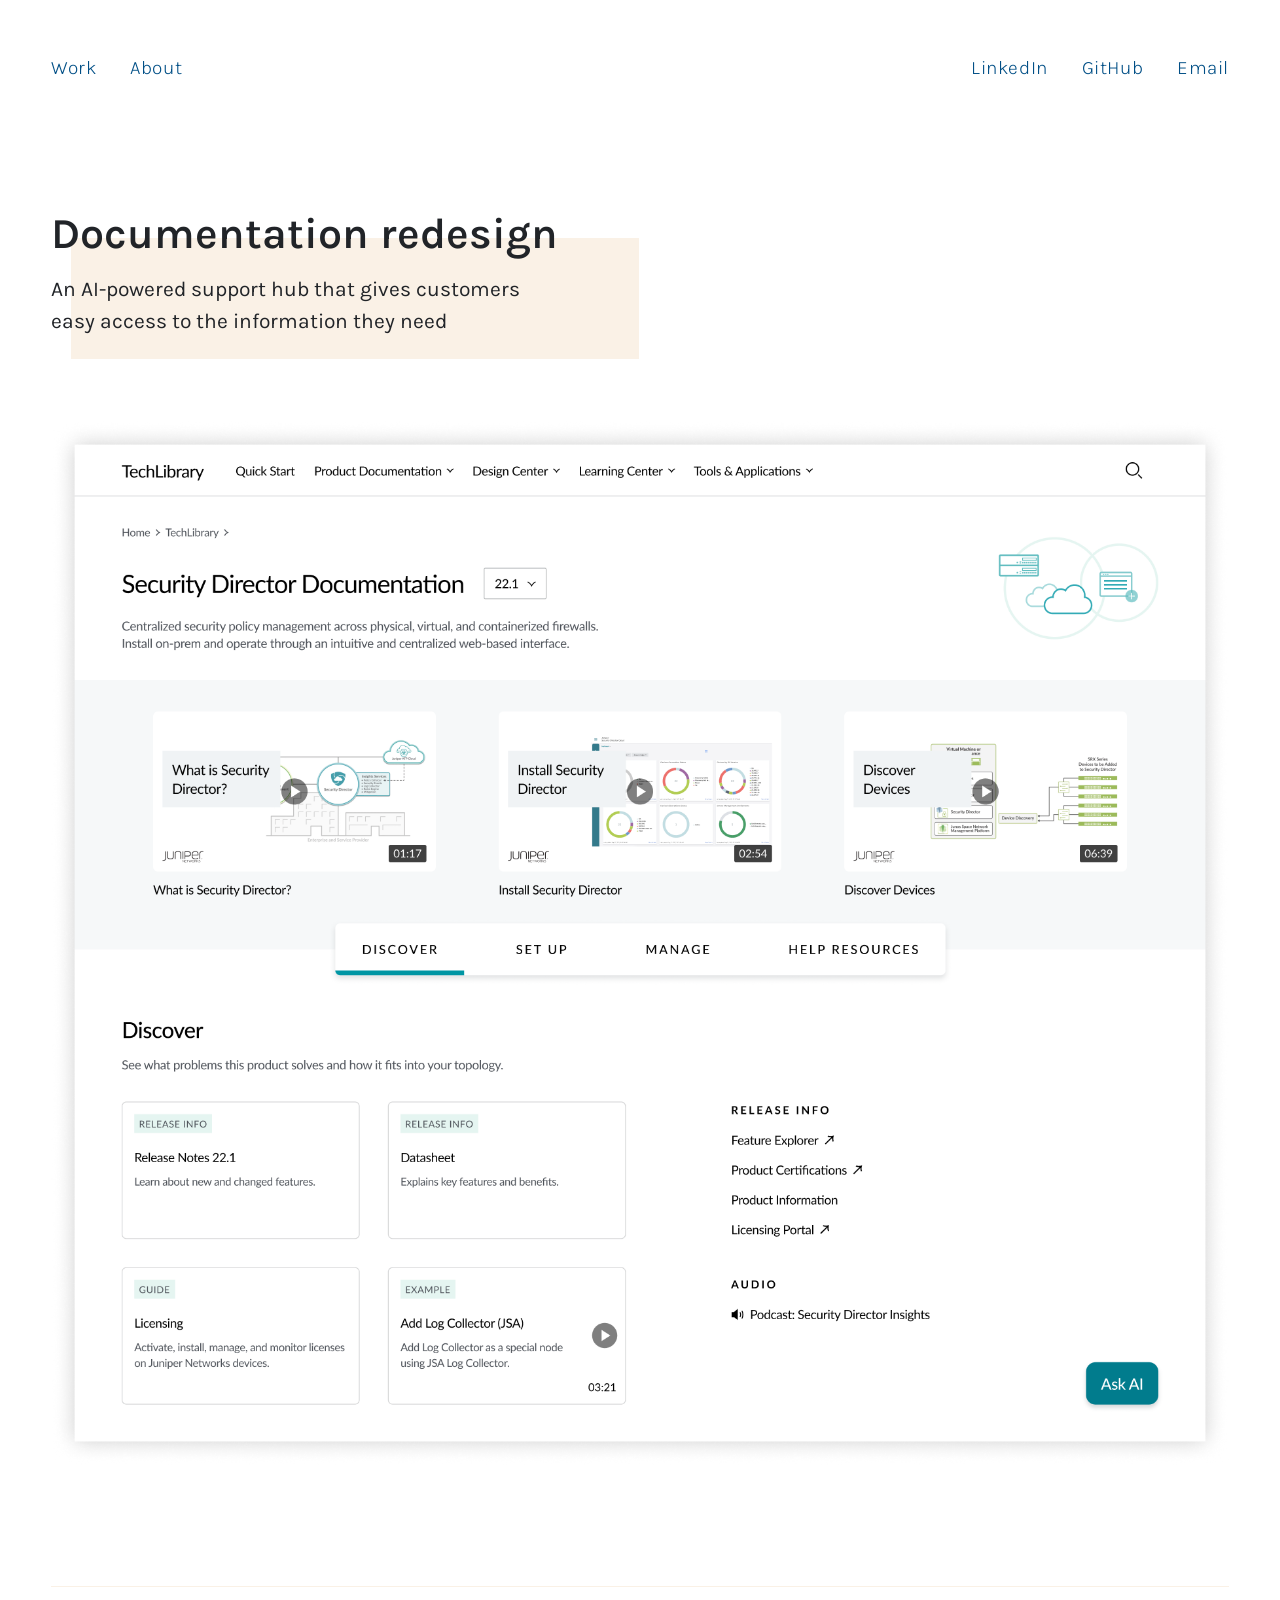
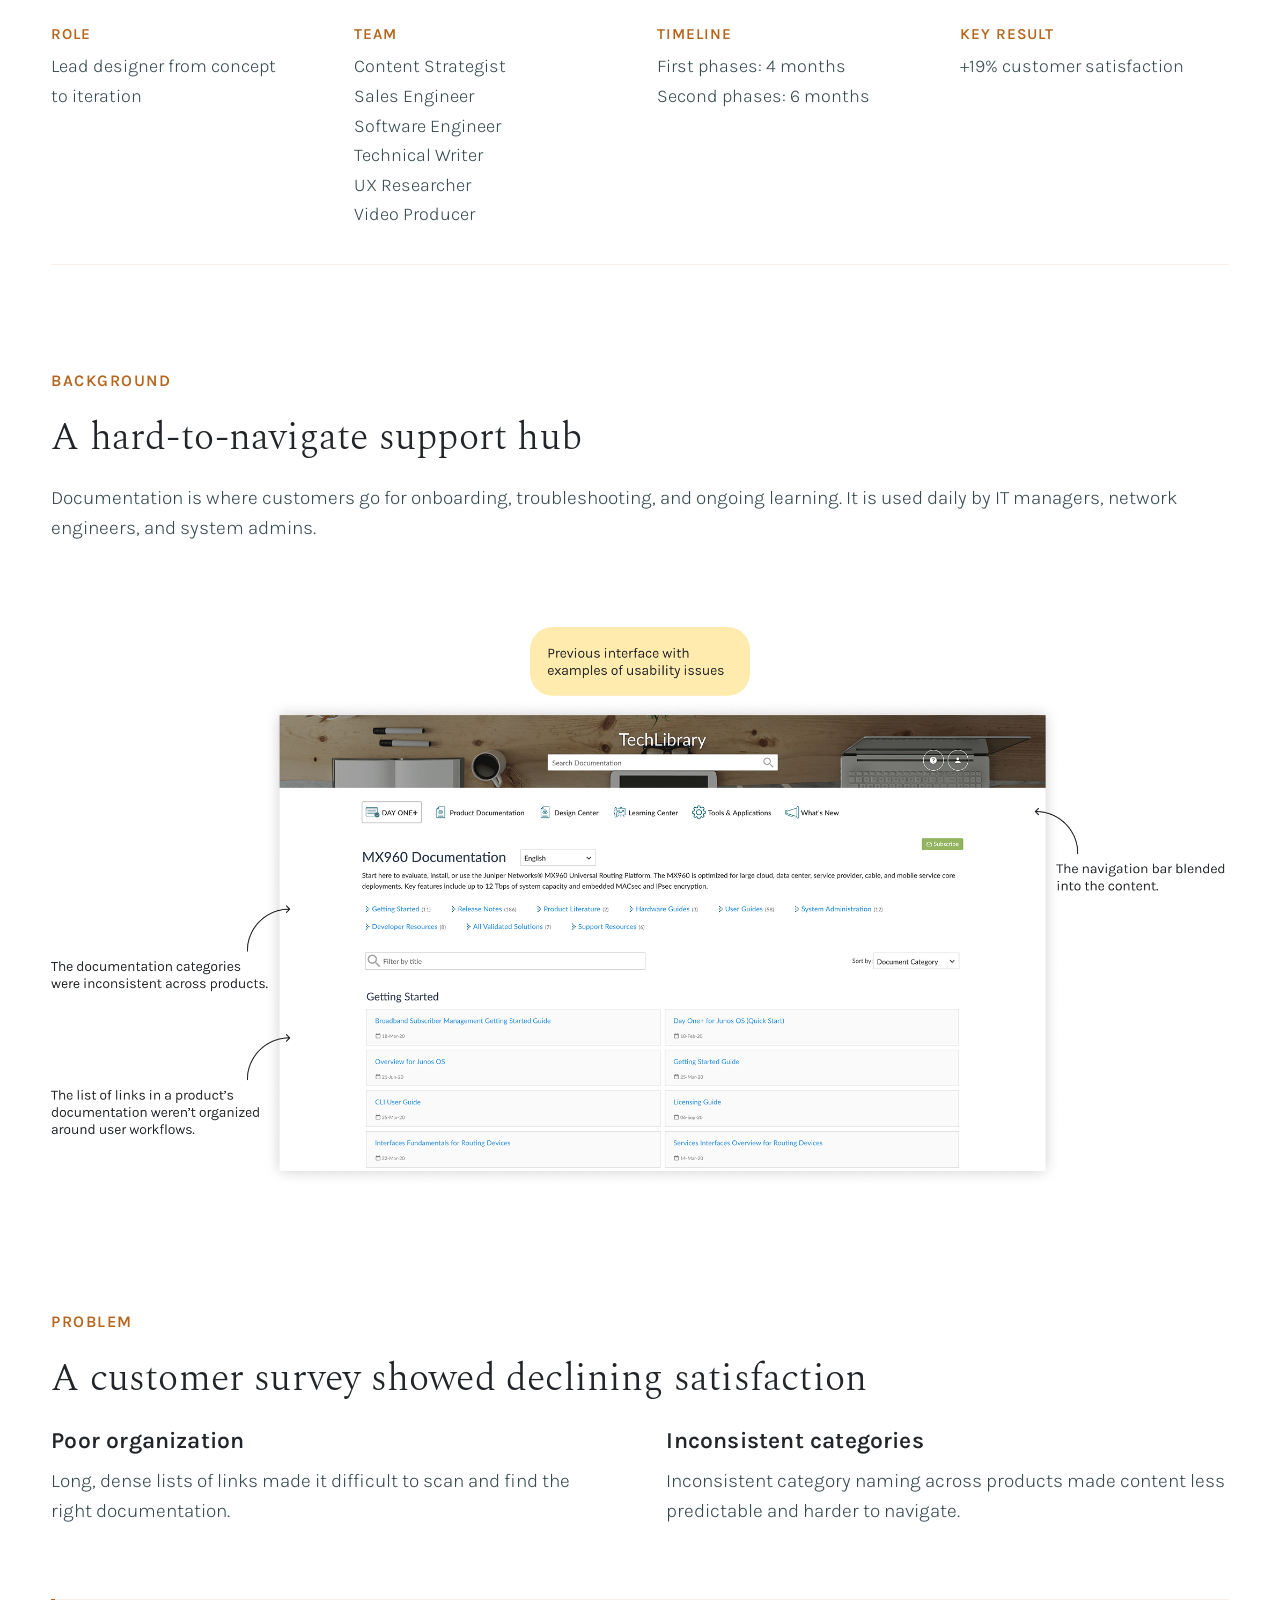
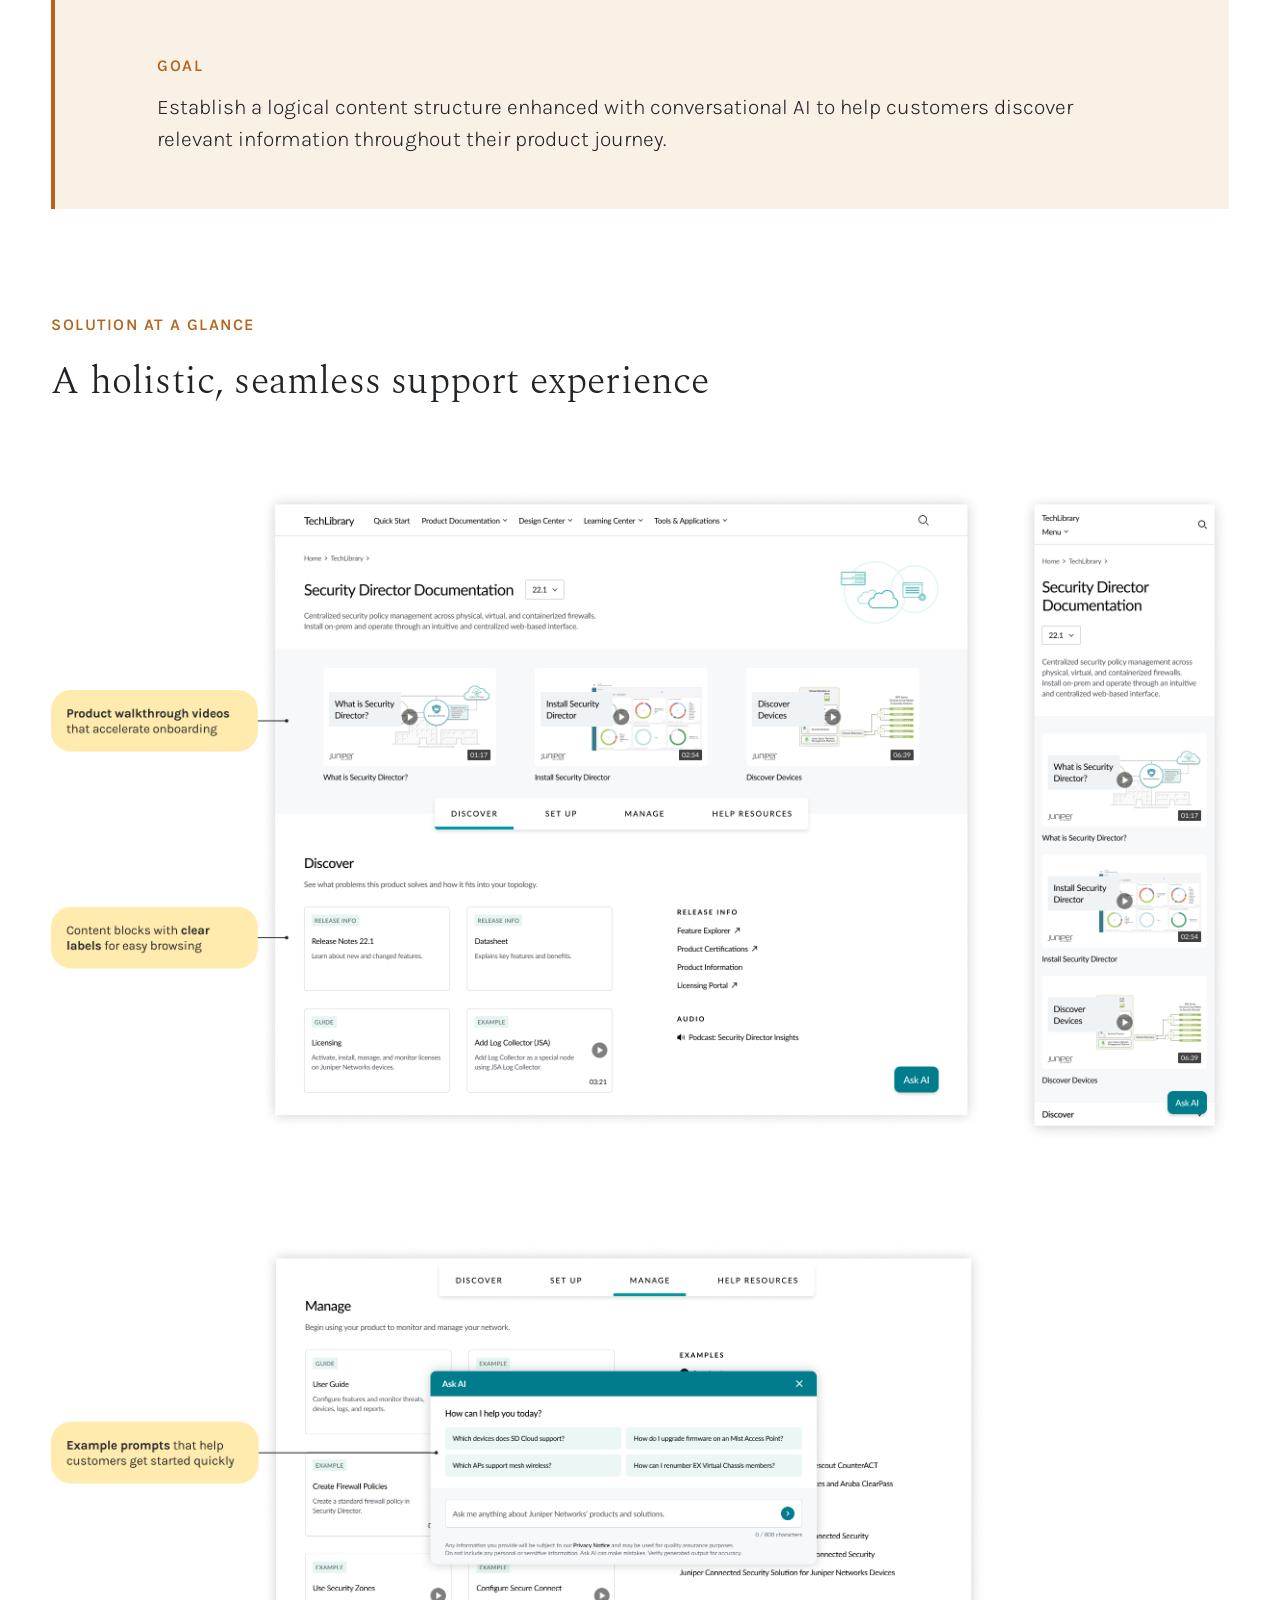
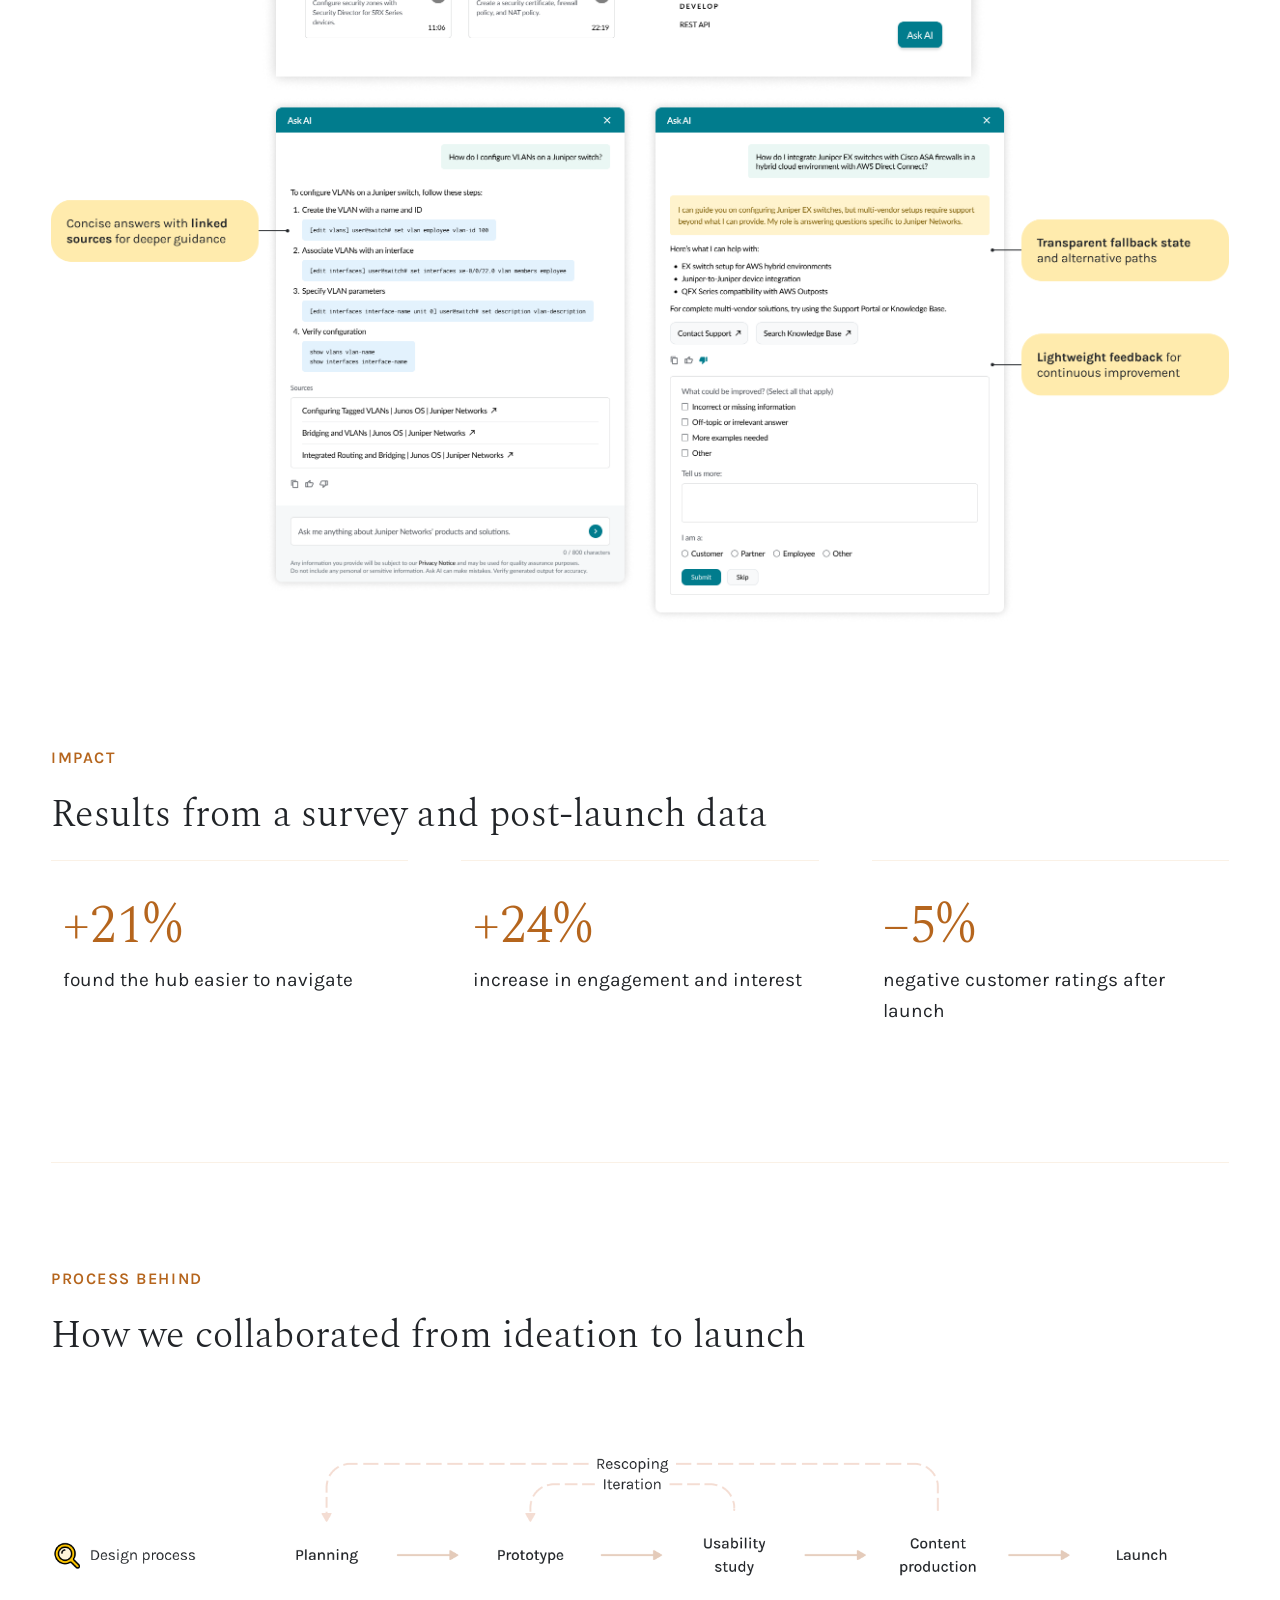
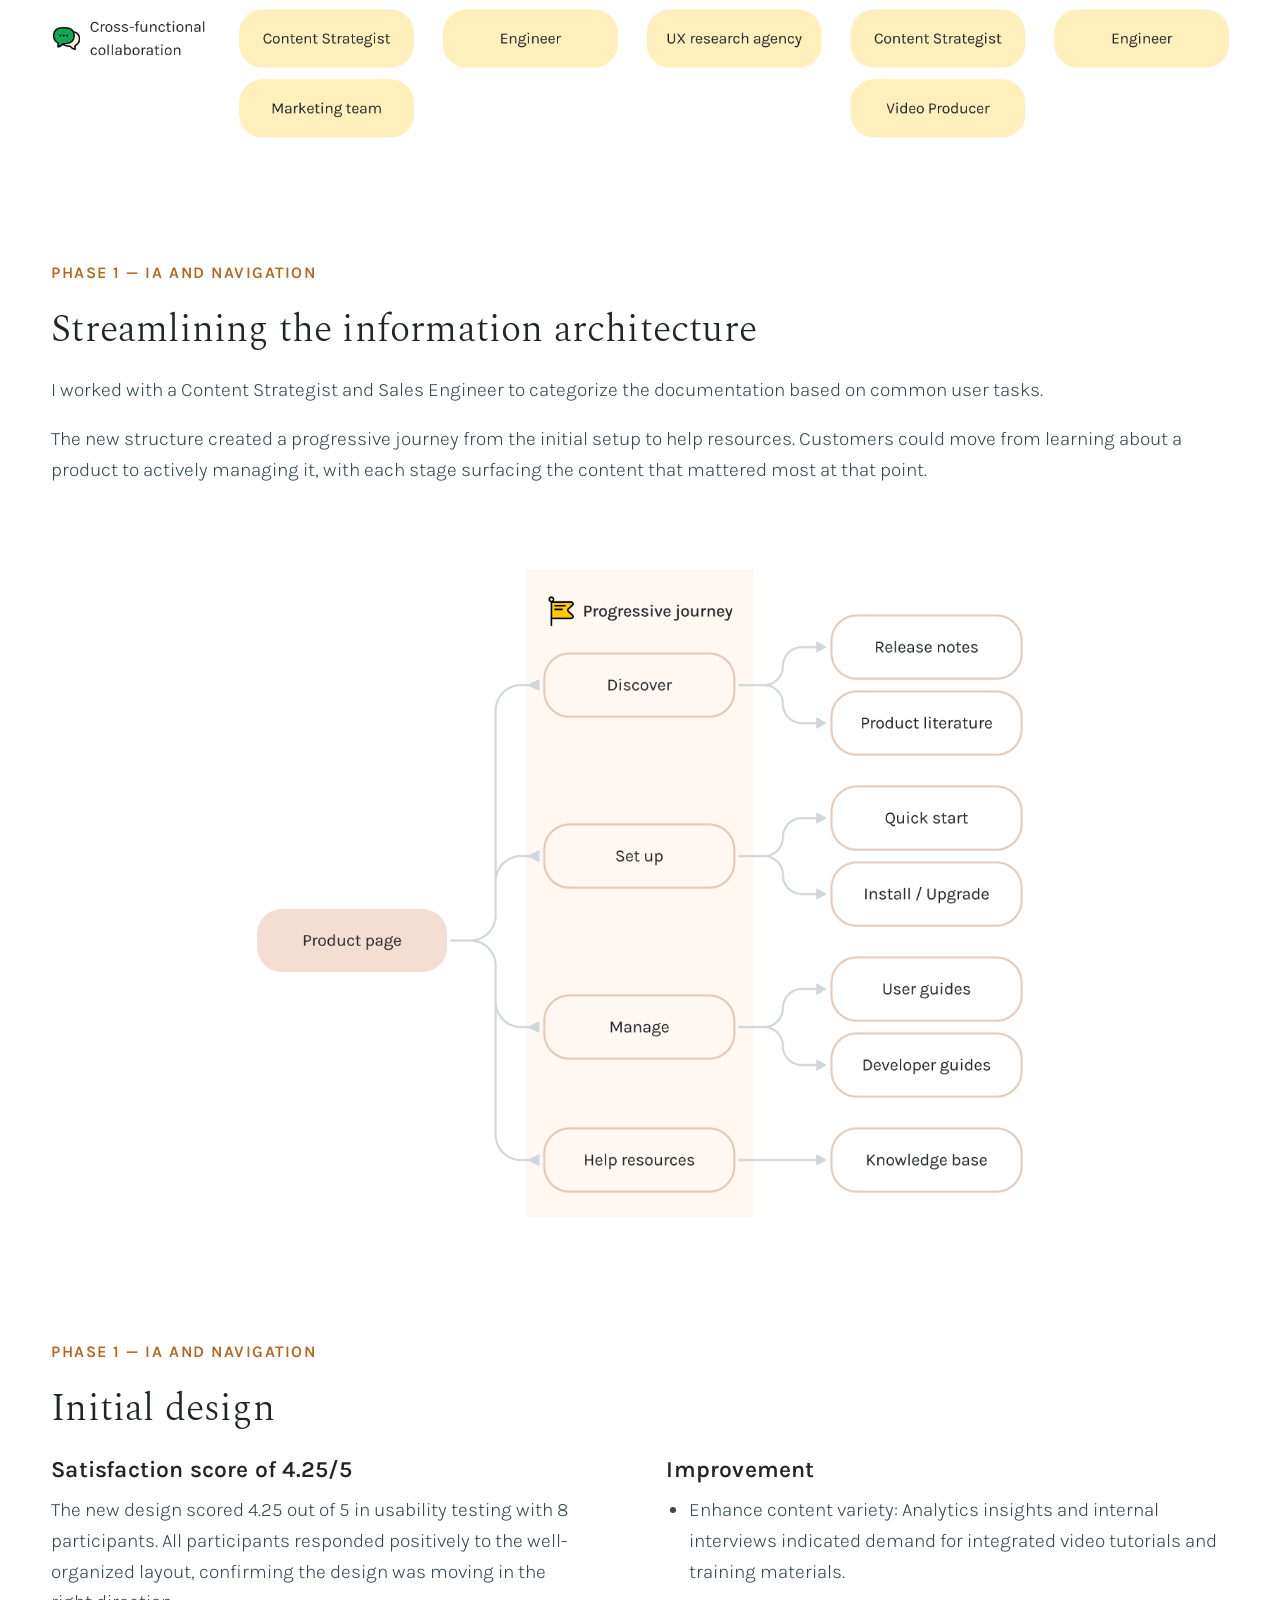
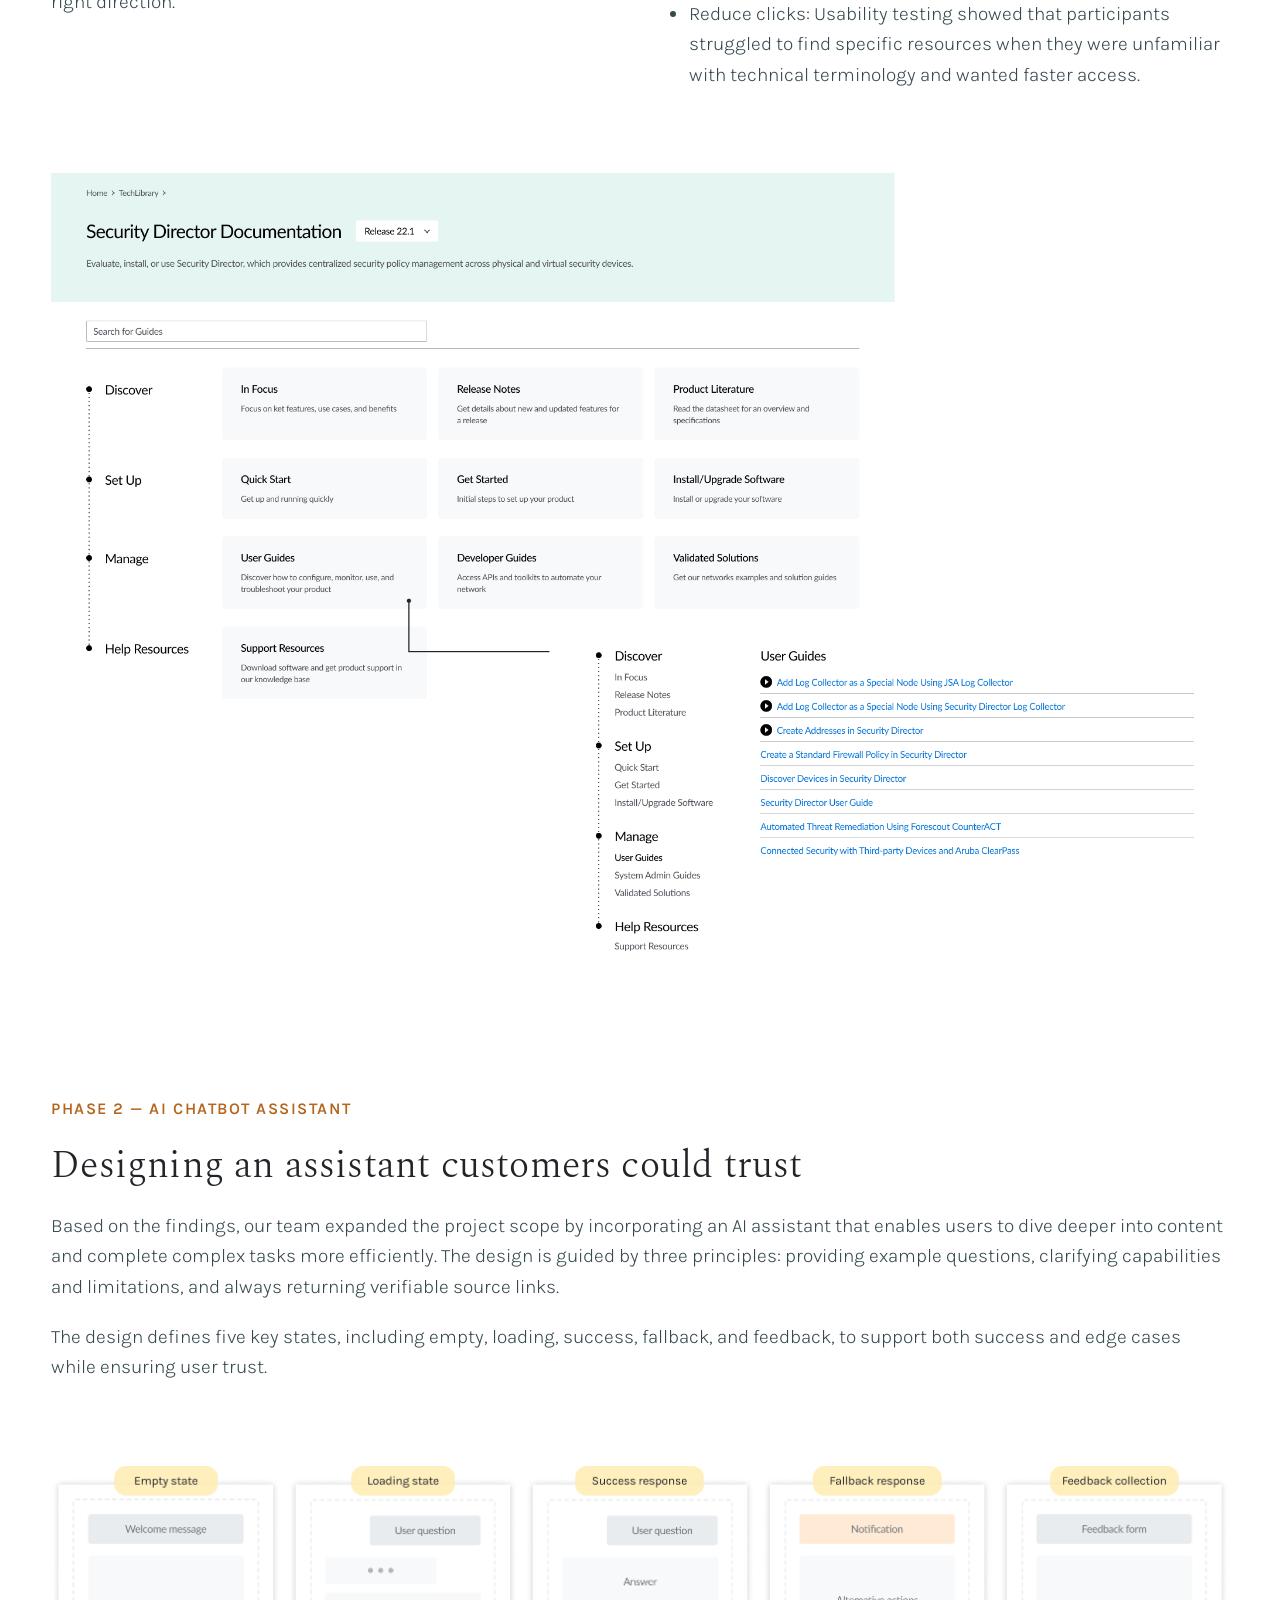
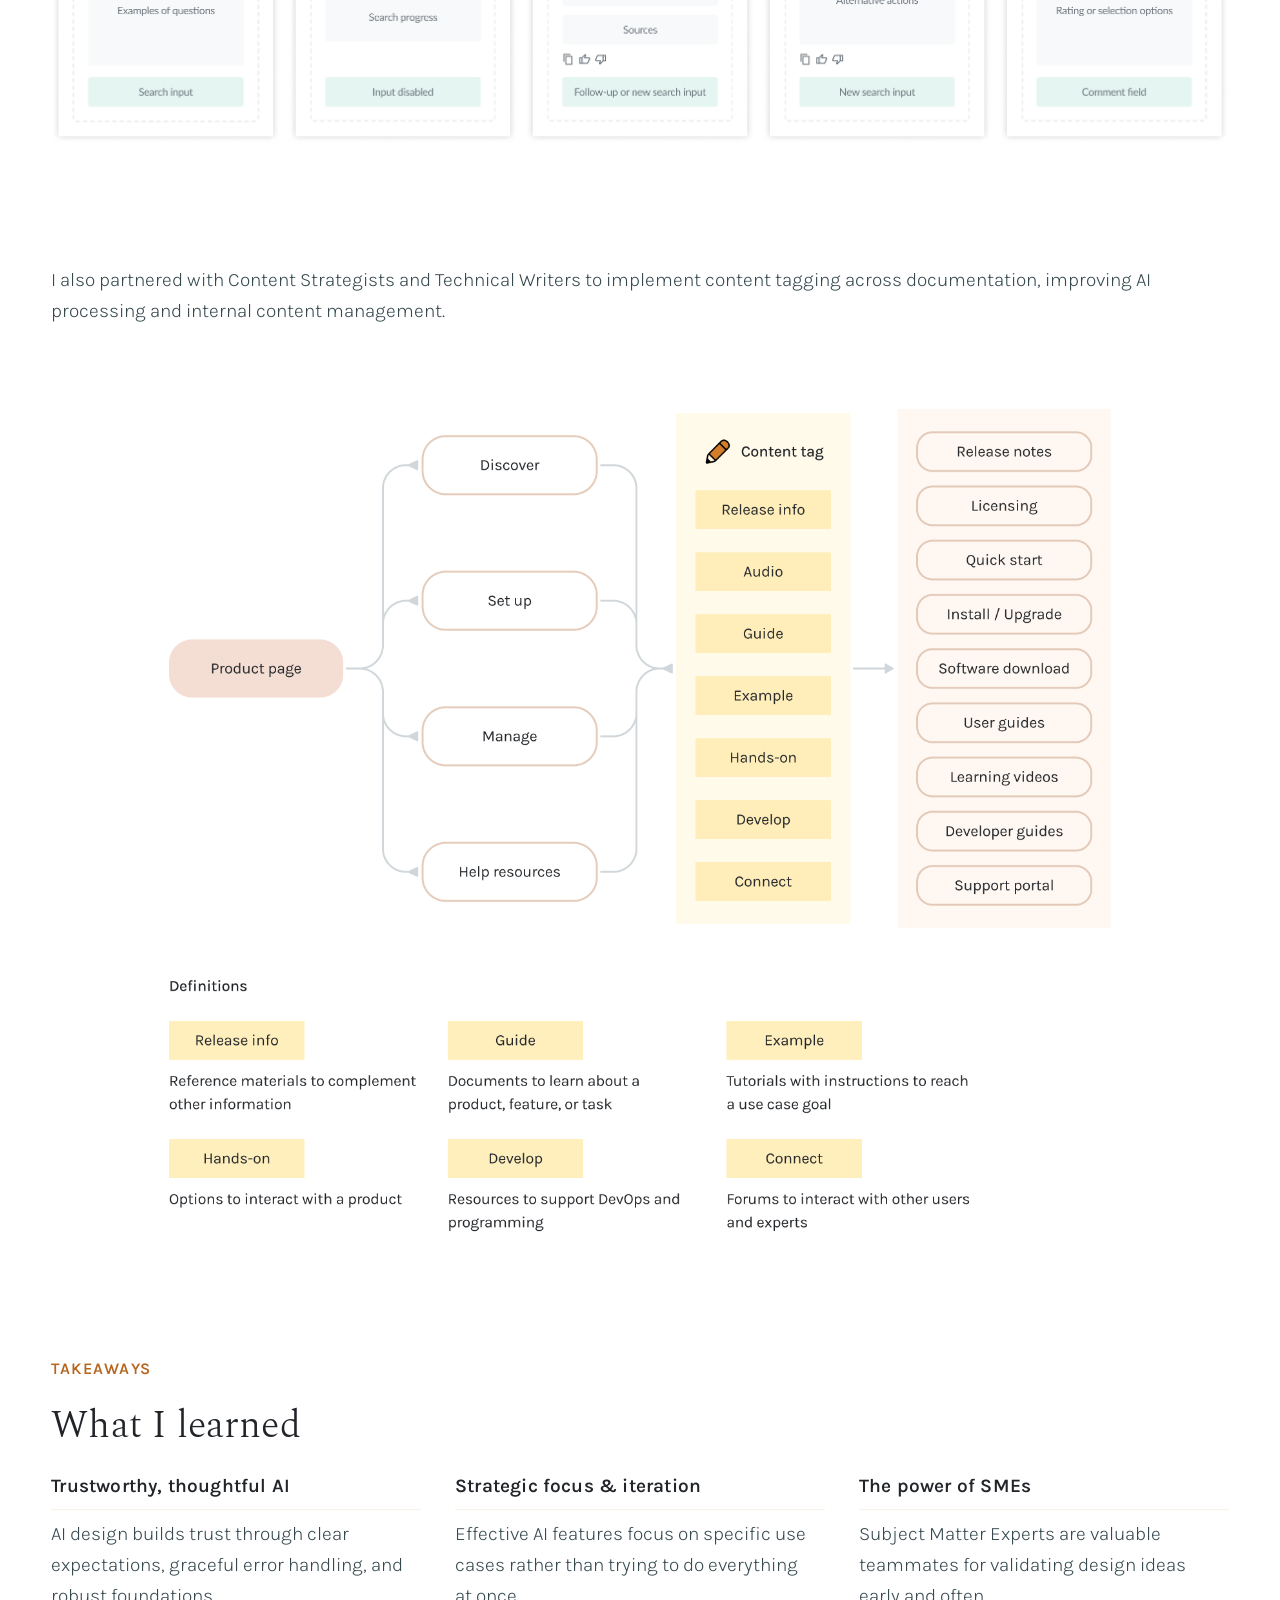
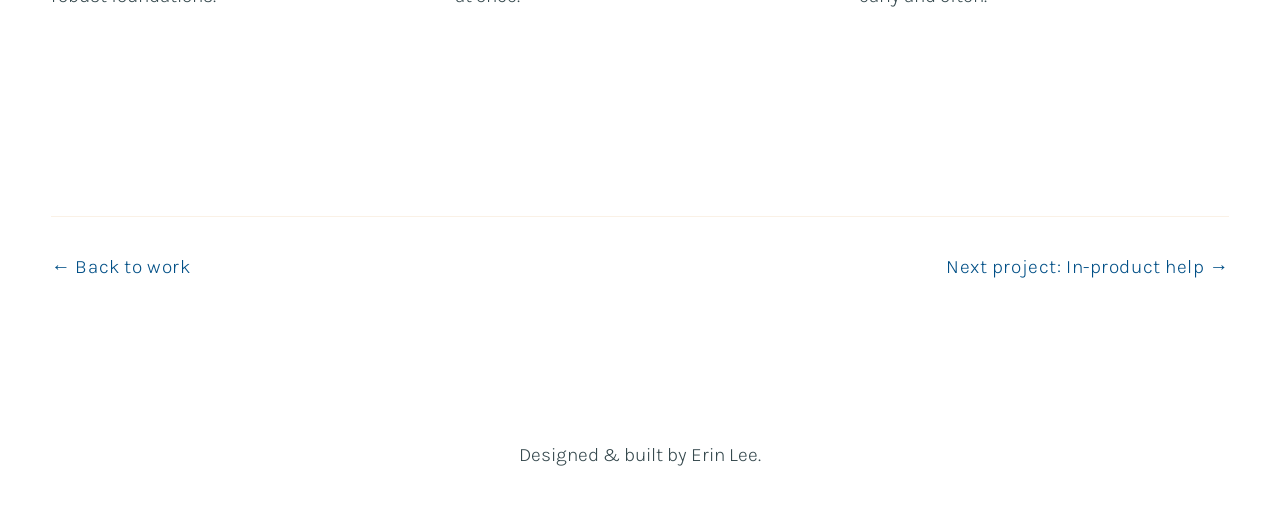
<file: documentation-redesign.html>
<!DOCTYPE html>
<html lang="en">
<head>
  <meta charset="UTF-8">
  <meta name="viewport" content="width=device-width, initial-scale=1.0">
  <title>Documentation redesign — Erin's Portfolio</title>
  <link rel="stylesheet" href="./style.css">
  <link rel="preconnect" href="https://fonts.googleapis.com">
  <link rel="preconnect" href="https://fonts.gstatic.com" crossorigin>
  <link href="https://fonts.googleapis.com/css2?family=Karla:wght@300;400;600&family=Spectral:wght@300&display=swap" rel="stylesheet">
</head>
<body class="case-docs">
  <header class="header">
    <nav aria-label="Main navigation">
      <ul class="links">
        <li><a href="index.html#work">Work</a></li>
        <li><a href="index.html#about">About</a></li>
      </ul>
    </nav>
    <nav aria-label="Social links">
      <ul class="links">
        <li><a href="https://www.linkedin.com/in/erinyl/" target="_blank" rel="noopener">LinkedIn</a></li>
        <li><a href="https://github.com/erin-yl" target="_blank" rel="noopener">GitHub</a></li>
        <li><a href="mailto:erinyinling@gmail.com">Email</a></li>
      </ul>
    </nav>
  </header>

  <main>
    <section class="case-hero-split">
      <div class="hero-left">
        <h1>Documentation redesign</h1>
        <p class="case-dek">An AI-powered support hub that gives customers easy access to the information they need</p>
      </div>
    </section>

    <div class="full-bleed-container">
      <img src="images/design project 1/Product Index Page.png" alt="Final design of the Security Director documentation hub">
    </div>

    <section class="meta-grid">
      <div class="meta-item">
        <h3>Role</h3>
        <p>Lead designer from concept to iteration</p>
      </div>
      <div class="meta-item">
        <h3>Team</h3>
        <p>Content Strategist</p>
        <p>Sales Engineer</p>
        <p>Software Engineer</p>
        <p>Technical Writer</p>
        <p>UX Researcher</p>
        <p>Video Producer</p>
      </div>
      <div class="meta-item">
        <h3>Timeline</h3>
        <p>First phases: 4 months</p>
        <p>Second phases: 6 months</p>
      </div>
      <div class="meta-item">
        <h3>Key result</h3>
        <p>+19% customer satisfaction</p>
      </div>
    </section>

    <section class="case-section" id="background">
      <p class="section-label">Background</p>
      <h2>A hard-to-navigate support hub</h2>
      <p>Documentation is where customers go for onboarding, troubleshooting, and ongoing learning. It is used daily by IT managers, network engineers, and system admins.</p>
    </section>

    <div class="full-bleed-container">
      <img src="images/design project 1/Phase 1 Before.png" alt="Previous documentation interface showing a flat list of links">
    </div>

    <section class="case-section" id="problem">
      <p class="section-label">Problem</p>
      <h2>A customer survey showed declining satisfaction</h2>
      <div class="pain-point-grid">
        <div class="pain-point-item">
          <h3>Poor organization</h3>
          <p>Long, dense lists of links made it difficult to scan and find the right documentation.</p>
        </div>
        <div class="pain-point-item">
          <h3>Inconsistent categories</h3>
          <p>Inconsistent category naming across products made content less predictable and harder to navigate.</p>
        </div>
      </div>
      <div class="callout-banner">
        <p class="section-label">Goal</p>
        <p>Establish a logical content structure enhanced with conversational AI to help customers discover relevant information throughout their product journey.</p>
      </div>
    </section>

    <section class="case-section" id="solution">
      <p class="section-label">Solution at a glance</p>
      <h2>A holistic, seamless support experience</h2>
    </section>

    <div class="full-bleed-container">
      <img src="images/design project 1/Phase 2 Doc.png" alt="Top sections of the final design showing videos and guides">
    </div>

    <div class="full-bleed-container">
      <img src="images/design project 1/Phase 2 Chatbot.png" alt="AI assistant panel showing transparent fallback states">
    </div>

    <section class="case-section" id="impact">
      <p class="section-label">Impact</p>
      <h2>Results from a survey and post-launch data</h2>
      <div class="stat-flex-row">
        <div class="stat-card">
          <span class="stat-number">+21%</span>
          <span class="stat-label">found the hub easier to navigate</span>
        </div>
        <div class="stat-card">
          <span class="stat-number">+24%</span>
          <span class="stat-label">increase in engagement and interest</span>
        </div>
        <div class="stat-card">
          <span class="stat-number">&minus;5%</span>
          <span class="stat-label">negative customer ratings after launch</span>
        </div>
      </div>
    </section>

    <hr class="section-divider">

    <section class="case-section" id="process">
      <p class="section-label">Process behind</p>
      <h2>How we collaborated from ideation to launch</h2>
    </section>

    <div class="full-bleed-container">
      <img src="images/design project 1/Tech Docs Redesign Design Process.png" alt="Flow chart of the design process">
    </div>

    <section class="case-section" id="research">
      <p class="section-label">Phase 1 &mdash; IA and navigation</p>
      <h2>Streamlining the information architecture</h2>
      <p>I worked with a Content Strategist and Sales Engineer to categorize the documentation based on common user tasks.</p>
      <p>The new structure created a progressive journey from the initial setup to help resources. Customers could move from learning about a product to actively managing it, with each stage surfacing the content that mattered most at that point.</p>
    </section>

    <div class="full-bleed-container">
      <img class="img-resize-small" src="images/design project 1/Tech Docs Redesign IA.png" alt="Diagram of the progressive user journey">
    </div>

    <section class="case-section" id="iteration">
      <p class="section-label">Phase 1 &mdash; IA and navigation</p>
      <h2>Initial design</h2>
      <div class="pain-point-grid">
        <div class="pain-point-item">
          <h3>Satisfaction score of 4.25/5</h3>
          <p>The new design scored 4.25 out of 5 in usability testing with 8 participants. All participants responded positively to the well-organized layout, confirming the design was moving in the right direction.</p>
        </div>
        <div class="pain-point-item">
          <h3>Improvement</h3>
          <ul class="bulleted-list">
            <li>Enhance content variety: Analytics insights and internal interviews indicated demand for integrated video tutorials and training materials.</li>
            <li>Reduce clicks: Usability testing showed that participants struggled to find specific resources when they were unfamiliar with technical terminology and wanted faster access.</li>
          </ul>
        </div>
      </div> </section>

    <div class="full-bleed-container">
      <img src="images/design project 1/Phase 1 After.png" alt="Initial design translating the new IA into the documentation hub">
    </div>

    <section class="case-section" id="ai-assistant">
      <p class="section-label">Phase 2 &mdash; AI chatbot assistant</p>
      <h2>Designing an assistant customers could trust</h2>
      <p>Based on the findings, our team expanded the project scope by incorporating an AI assistant that enables users to dive deeper into content and complete complex tasks more efficiently. The design is guided by three principles: providing example questions, clarifying capabilities and limitations, and always returning verifiable source links.</p>
      <p>The design defines five key states, including empty, loading, success, fallback, and feedback, to support both success and edge cases while ensuring user trust.</p>
    </section>

    <div class="full-bleed-container">
      <img src="images/design project 1/Chatbot Wireframes.png" alt="UX wireframe flow mapping the five key states of the conversational AI assistant panel">
    </div>

    <section class="case-section">
      <p>I also partnered with Content Strategists and Technical Writers to implement content tagging across documentation, improving AI processing and internal content management.</p>
    </section>

    <div class="full-bleed-container">
      <img class="img-resize-large" src="images/design project 1/Phase 2 IA.png" alt="Diagram of the progressive user journey with content tagging">
    </div>

    <section class="case-section" id="takeaways">
      <p class="section-label">Takeaways</p>
      <h2>What I learned</h2>
      <div class="takeaways-grid">
        <div class="takeaway">
          <h3>Trustworthy, thoughtful AI</h3>
          <p>AI design builds trust through clear expectations, graceful error handling, and robust foundations.</p>
        </div>
        <div class="takeaway">
          <h3>Strategic focus &amp; iteration</h3>
          <p>Effective AI features focus on specific use cases rather than trying to do everything at once.</p>
        </div>
        <div class="takeaway">
          <h3>The power of SMEs</h3>
          <p>Subject Matter Experts are valuable teammates for validating design ideas early and often.</p>
        </div>
      </div>
    </section>

    <nav class="case-footer-nav" aria-label="Case study navigation">
      <a href="index.html#work">&larr; Back to work</a>
      <a href="in-product-help.html">Next project: In-product help &rarr;</a>
    </nav>
  </main>

  <footer class="footer">
    <nav aria-label="Footer navigation">
      <p>Designed &amp; built by Erin Lee.</p>
    </nav>
  </footer>
</body>
</html>
</file>
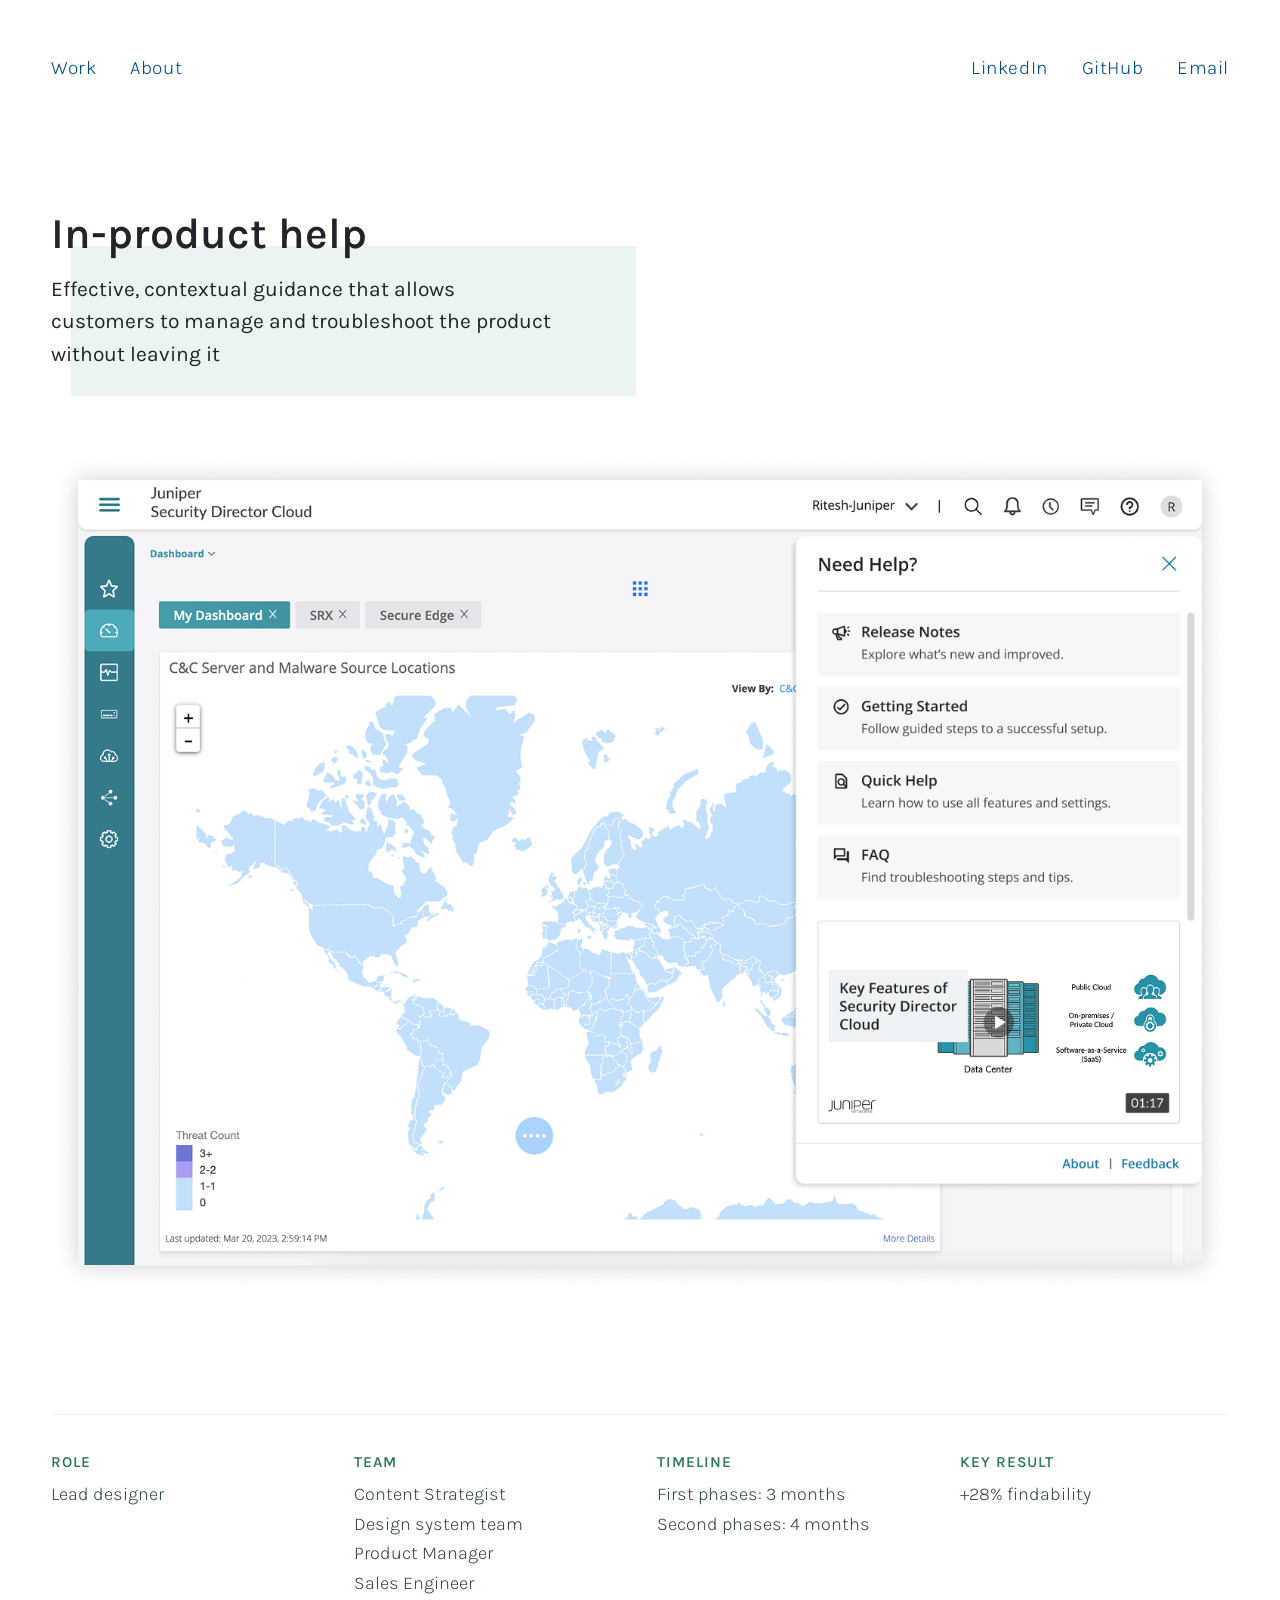
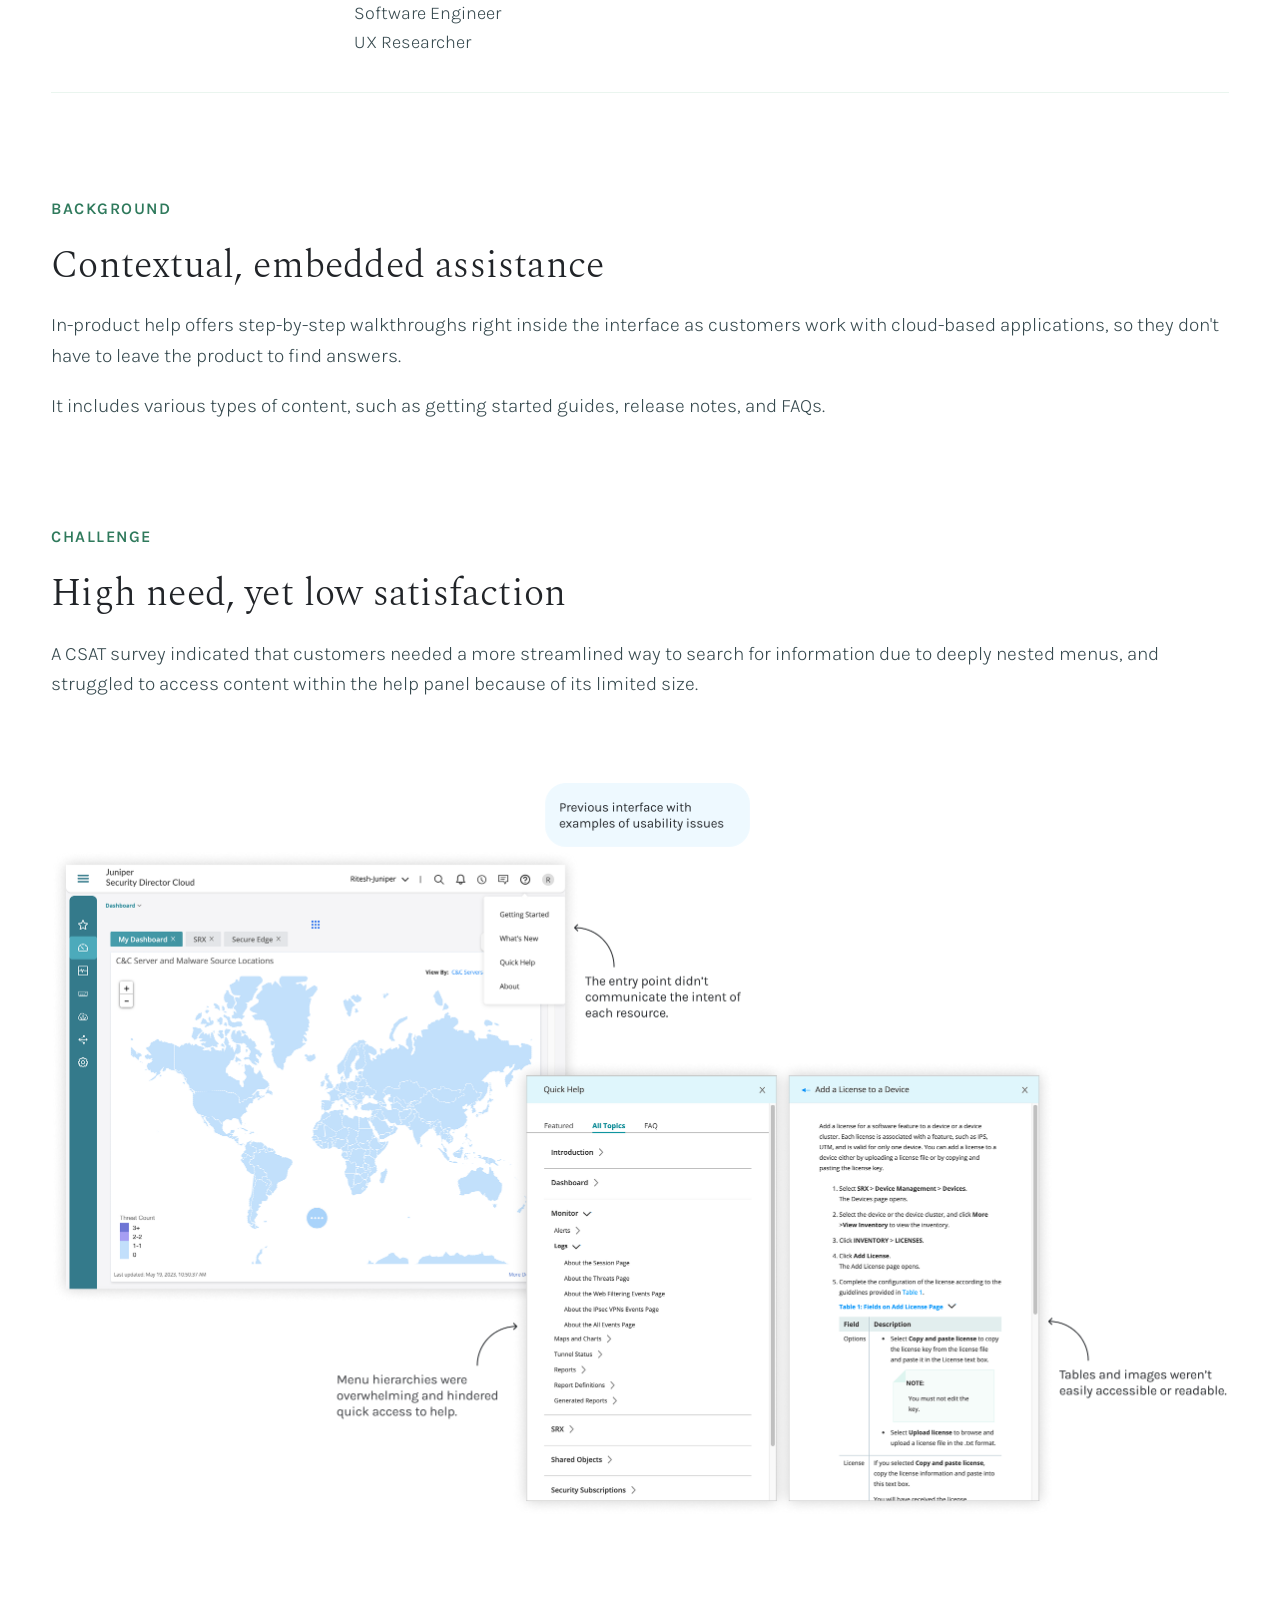
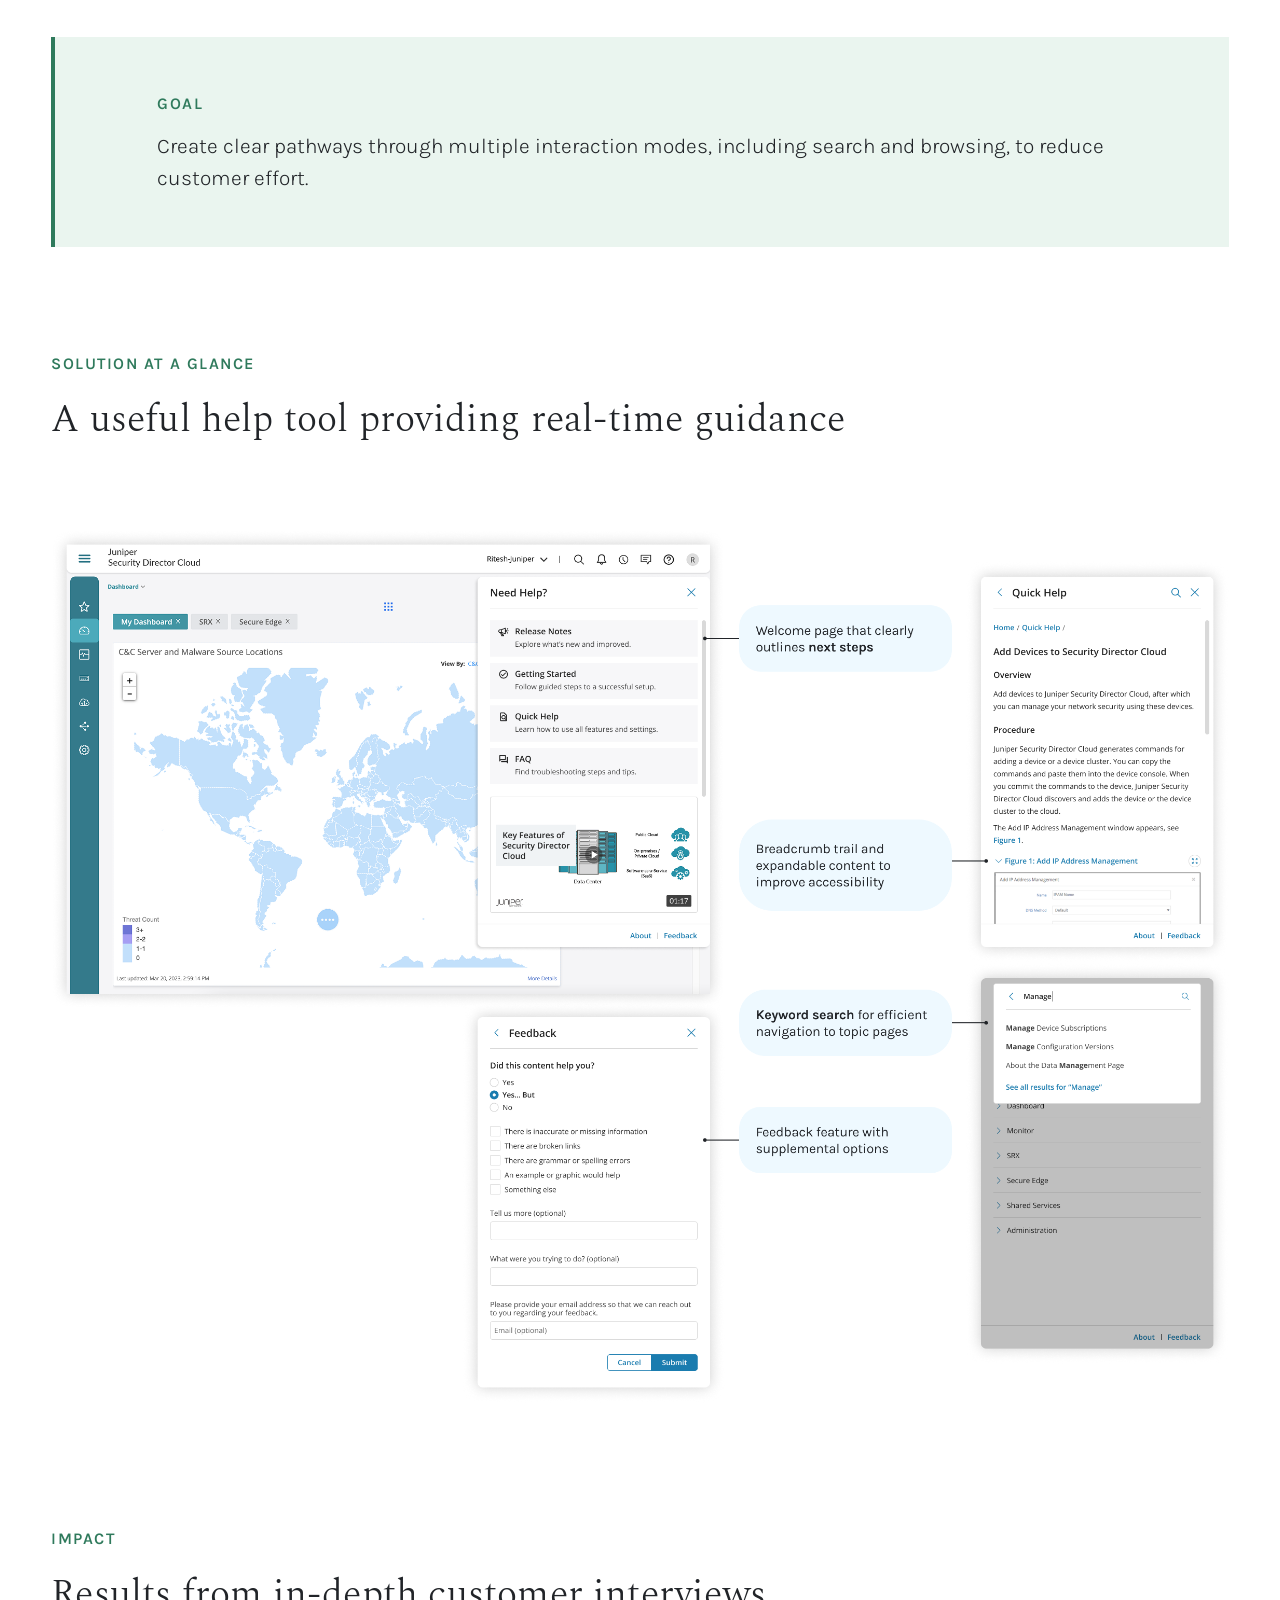
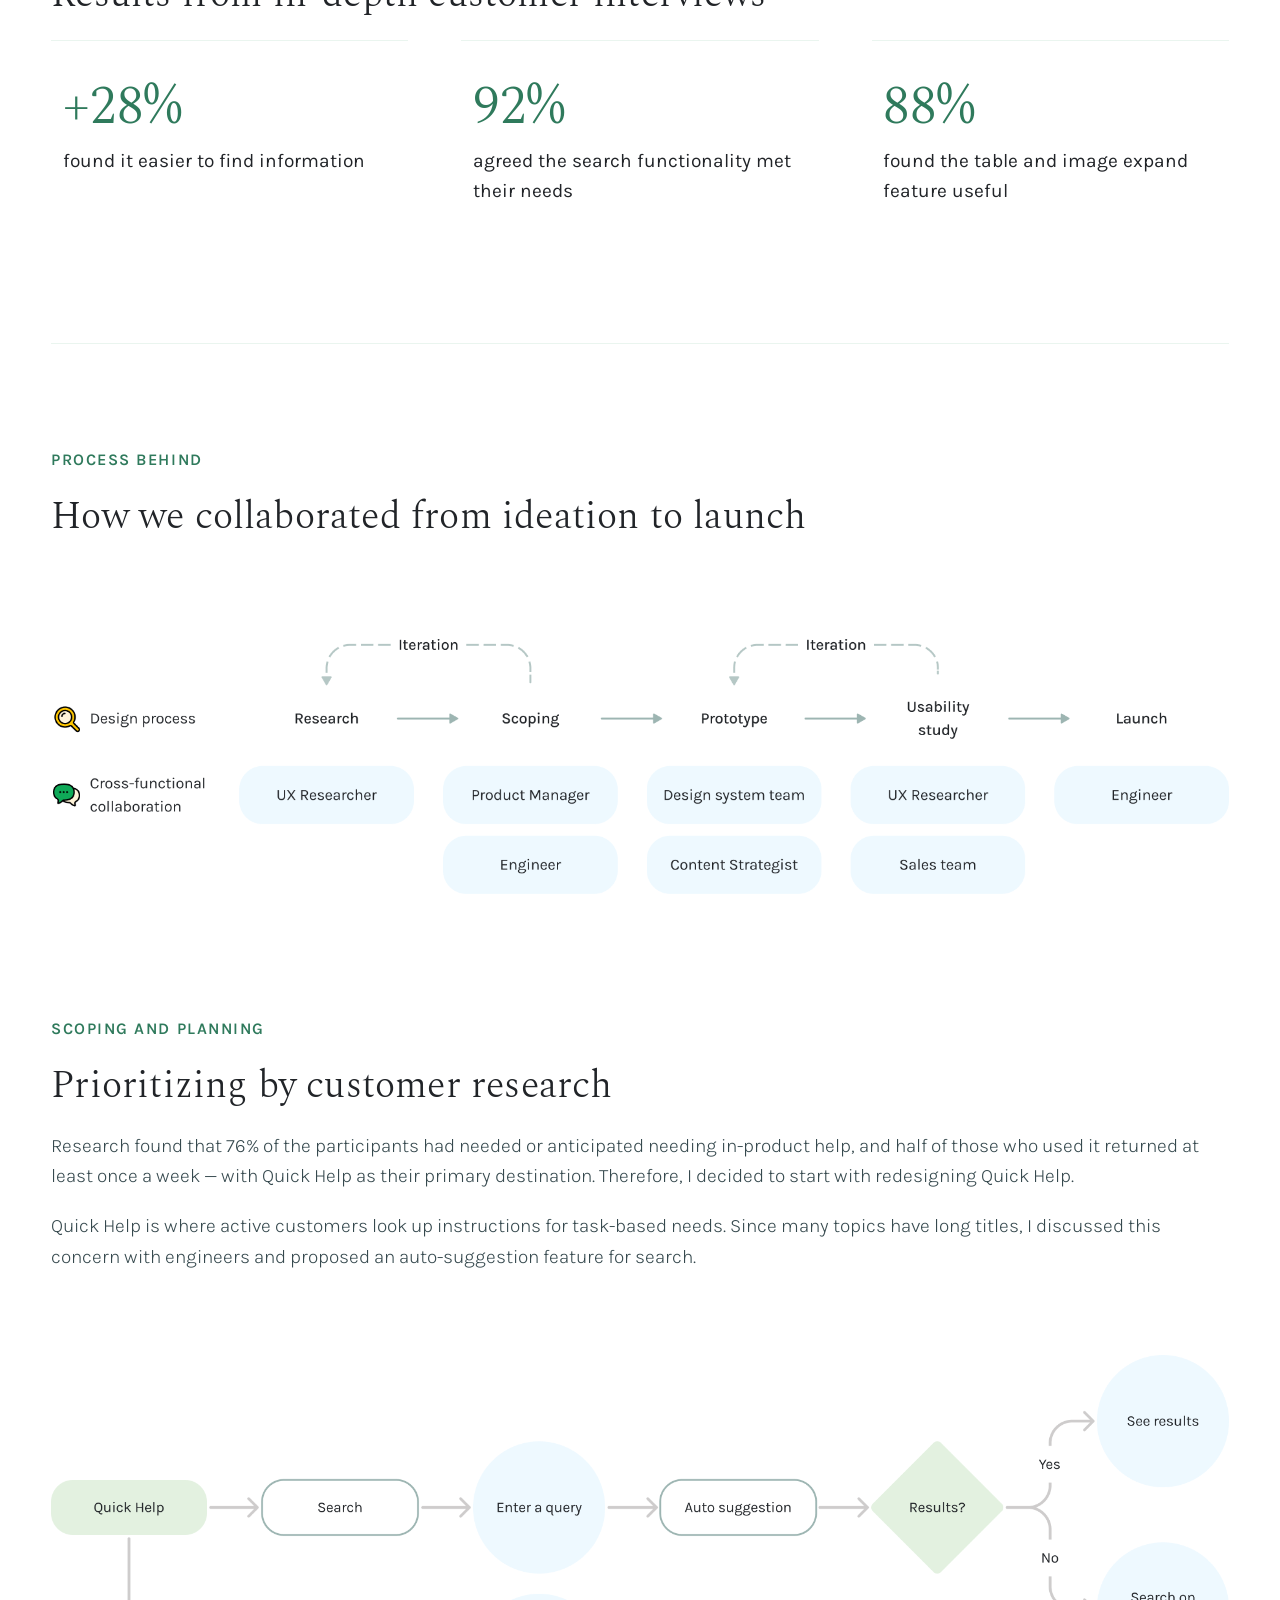
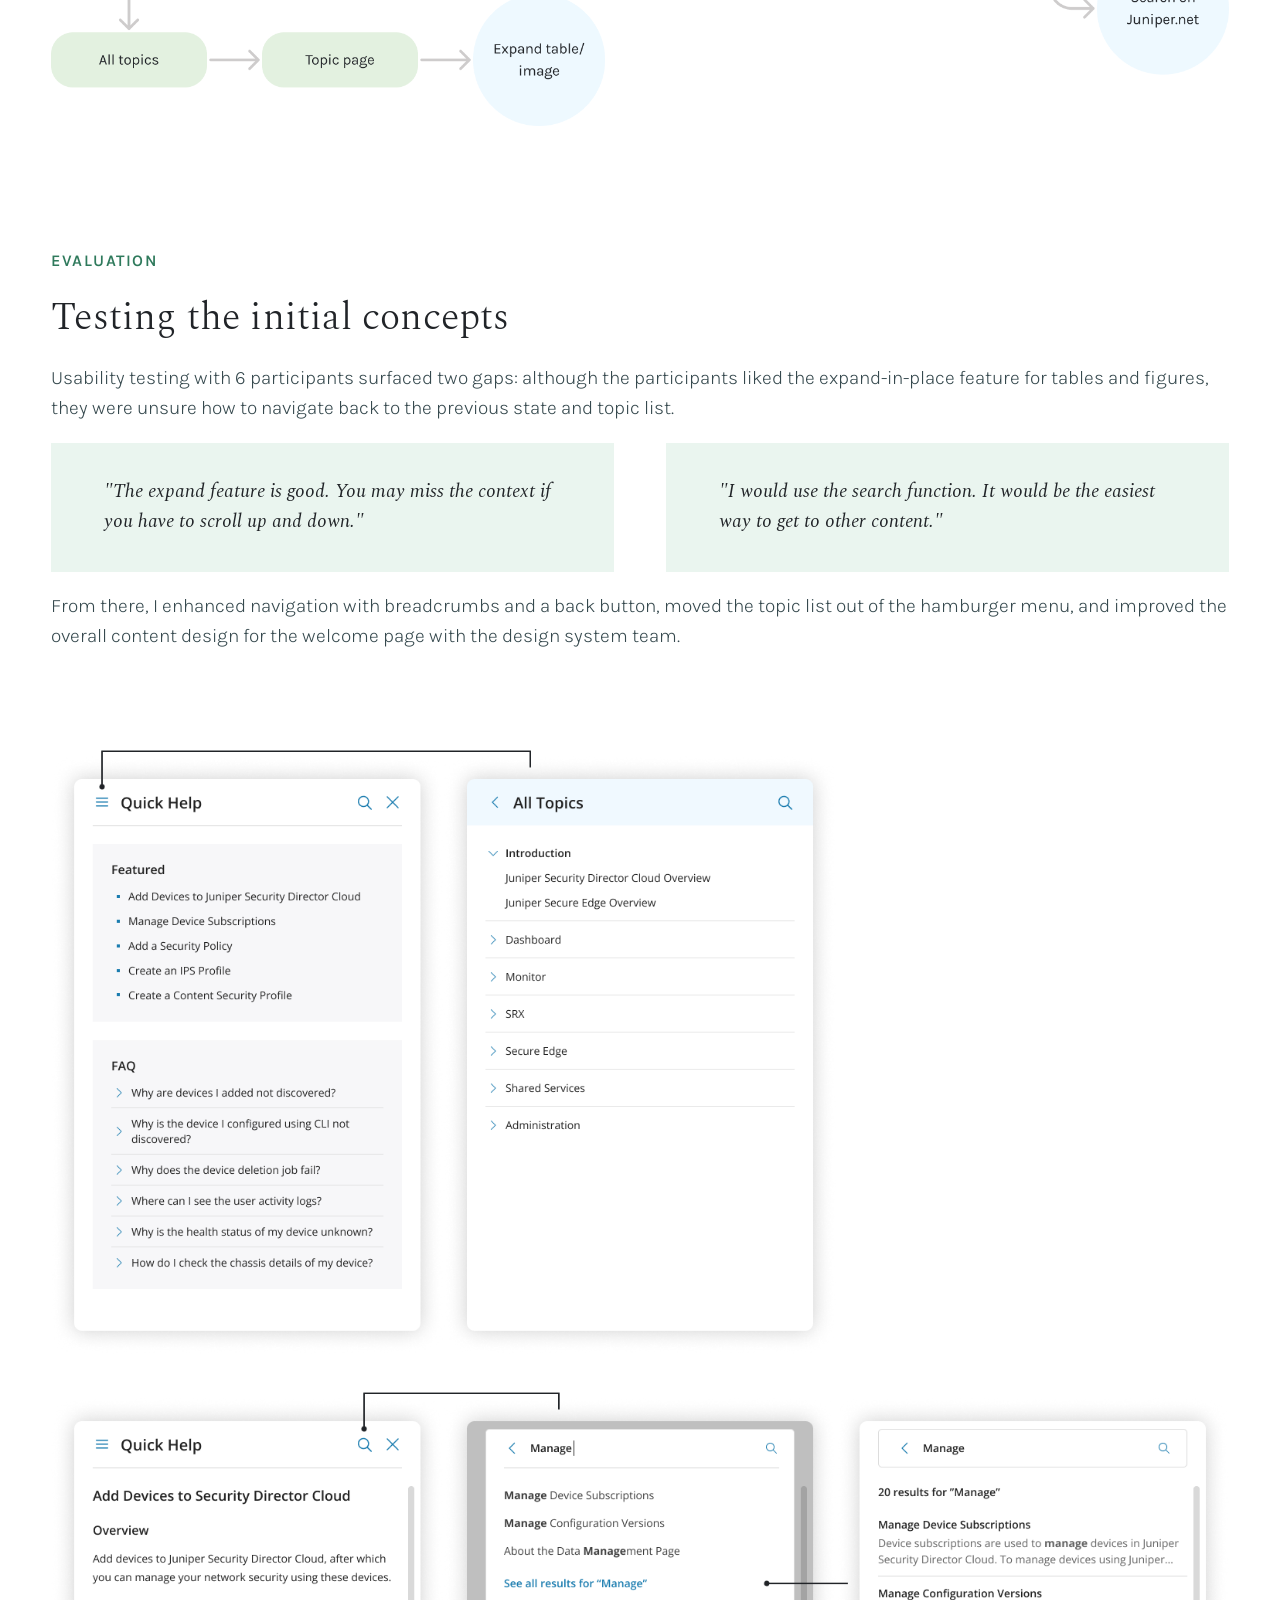
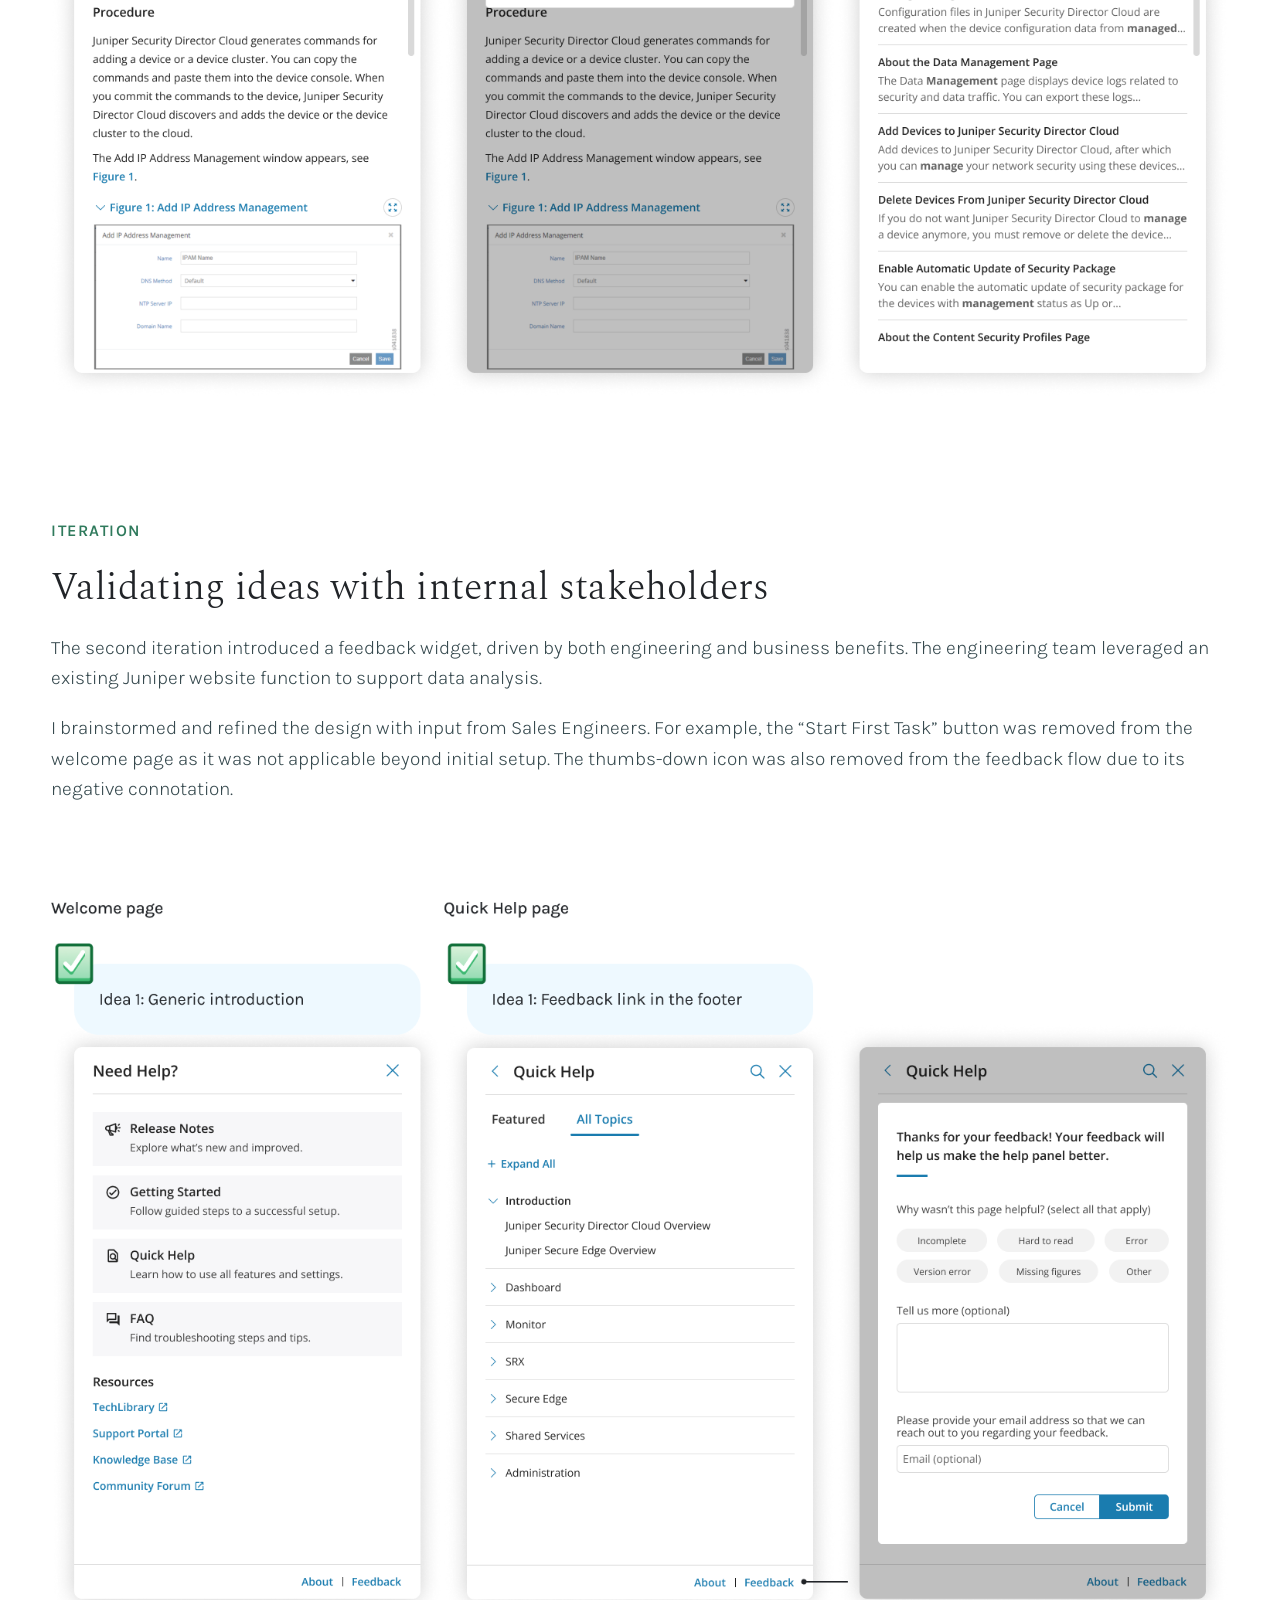
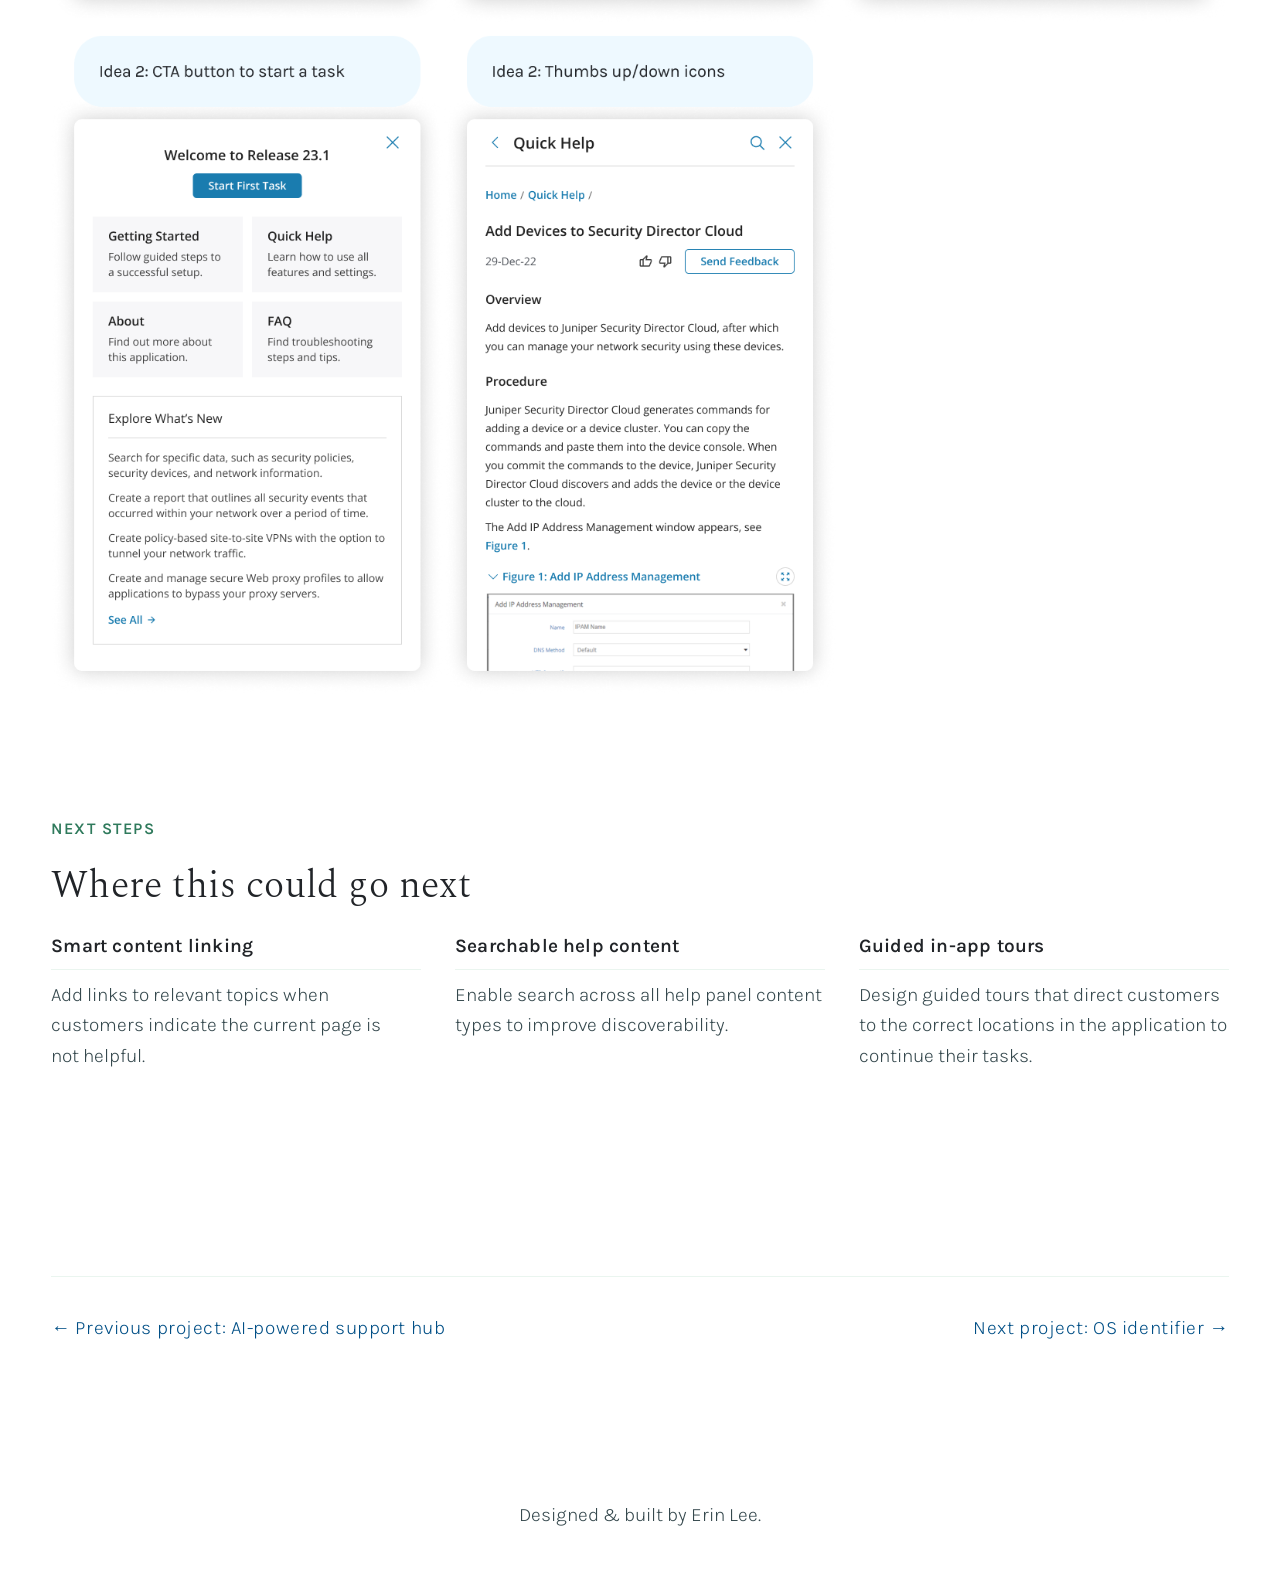
<file: in-product-help.html>
<!DOCTYPE html>
<html lang="en">
<head>
  <meta charset="UTF-8">
  <meta name="viewport" content="width=device-width, initial-scale=1.0">
  <title>In-product help — Erin's Portfolio</title>
  <link rel="stylesheet" href="./style.css">
  <link rel="preconnect" href="https://fonts.googleapis.com">
  <link rel="preconnect" href="https://fonts.gstatic.com" crossorigin>
  <link href="https://fonts.googleapis.com/css2?family=Karla:wght@300;400;600&family=Spectral:wght@300&display=swap" rel="stylesheet">
</head>
<body class="case-help">
  <header class="header">
    <nav aria-label="Main navigation">
      <ul class="links">
        <li><a href="index.html#work">Work</a></li>
        <li><a href="index.html#about">About</a></li>
      </ul>
    </nav>
    <nav aria-label="Social links">
      <ul class="links">
        <li><a href="https://www.linkedin.com/in/erinyl/" target="_blank" rel="noopener">LinkedIn</a></li>
        <li><a href="https://github.com/erin-yl" target="_blank" rel="noopener">GitHub</a></li>
        <li><a href="mailto:erinyinling@gmail.com">Email</a></li>
      </ul>
    </nav>
  </header>

  <main>
    <section class="case-hero-split">
      <div class="hero-left">
        <h1>In-product help</h1>
        <p class="case-dek">Effective, contextual guidance that allows customers to manage and troubleshoot the product without leaving it</p>
      </div>
    </section>

    <div class="full-bleed-container">
      <img src="images/design project 2/Help Panel.png" alt="Final design of the in-product help panel architecture">
    </div>

    <section class="meta-grid">
      <div class="meta-item">
        <h3>Role</h3>
        <p>Lead designer</p>
      </div>
      <div class="meta-item">
        <h3>Team</h3>
        <p>Content Strategist</p>
        <p>Design system team</p>
        <p>Product Manager</p>
        <p>Sales Engineer</p>
        <p>Software Engineer</p>
        <p>UX Researcher</p>
      </div>
      <div class="meta-item">
        <h3>Timeline</h3>
        <p>First phases: 3 months</p>
        <p>Second phases: 4 months</p>
      </div>
      <div class="meta-item">
        <h3>Key result</h3>
        <p>+28% findability</p>
      </div>
    </section>

    <section class="case-section" id="background">
      <p class="section-label">Background</p>
      <h2>Contextual, embedded assistance</h2>
      <p>In-product help offers step-by-step walkthroughs right inside the interface as customers work with cloud-based applications, so they don't have to leave the product to find answers.</p>
      <p>It includes various types of content, such as getting started guides, release notes, and FAQs.</p>
    </section>

    <section class="case-section" id="problem">
      <p class="section-label">Challenge</p>
      <h2>High need, yet low satisfaction</h2>
        <p>A CSAT survey indicated that customers needed a more streamlined way to search for information due to deeply nested menus, and struggled to access content within the help panel because of its limited size.</p>
    </section>

    <div class="full-bleed-container">
      <img src="images/design project 2/Phase 1 Before.png" alt="Previous design of the help panel nesting lists">
    </div>

    <section class="case-section" id="callout-section">
      <div class="callout-banner">
        <p class="section-label">Goal</p>
        <p>Create clear pathways through multiple interaction modes, including search and browsing, to reduce customer effort.</p>
      </div>
    </section>
    
    <section class="case-section" id="solution">
      <p class="section-label">Solution at a glance</p>
      <h2>A useful help tool providing real-time guidance</h2>
   </section>

    <div class="full-bleed-container">
      <img src="images/design project 2/After.png" alt="Iteration of the short feedback form integration">
    </div>

    <section class="case-section" id="impact">
      <p class="section-label">Impact</p>
      <h2>Results from in-depth customer interviews</h2>
      <div class="stat-flex-row">
        <div class="stat-card">
          <span class="stat-number">+28%</span>
          <span class="stat-label">found it easier to find information</span>
        </div>
        <div class="stat-card">
          <span class="stat-number">92%</span>
          <span class="stat-label">agreed the search functionality met their needs</span>
        </div>
        <div class="stat-card">
          <span class="stat-number">88%</span>
          <span class="stat-label">found the table and image expand feature useful</span>
        </div>
      </div>
    </section>

    <hr class="section-divider">

    <section class="case-section" id="process">
      <p class="section-label">Process behind</p>
      <h2>How we collaborated from ideation to launch</h2>
    </section>

    <div class="full-bleed-container">
      <img src="images/design project 2/Help Panel Design Process.png" alt="Flow chart of the design process">
    </div>

    <section class="case-section" id="research">
      <p class="section-label">Scoping and planning</p>
      <h2>Prioritizing by customer research</h2>
      <p>Research found that 76% of the participants had needed or anticipated needing in-product help, and half of those who used it returned at least once a week &mdash; with Quick Help as their primary destination. Therefore, I decided to start with redesigning Quick Help.</p>
      <p>Quick Help is where active customers look up instructions for task-based needs. Since many topics have long titles, I discussed this concern with engineers and proposed an auto-suggestion feature for search. 
    </section>

    <div class="full-bleed-container">
      <img src="images/design project 2/Help Panel User Flow.png" alt="User flow diagram mapping user pathways">
    </div>

    <section class="case-section" id="evaludation">
      <p class="section-label">Evaluation</p>
      <h2>Testing the initial concepts</h2>
      <p>Usability testing with 6 participants surfaced two gaps: although the participants liked the expand-in-place feature for tables and figures, they were unsure how to navigate back to the previous state and topic list.</p>
      <div class="quote-grid-two">
        <blockquote class="quote">"The expand feature is good. You may miss the context if you have to scroll up and down."</blockquote>
        <blockquote class="quote">"I would use the search function. It would be the easiest way to get to other content."</blockquote>
      </div>
      <p>From there, I enhanced navigation with breadcrumbs and a back button, moved the topic list out of the hamburger menu, and improved the overall content design for the welcome page with the design system team.</p>
    </section>

    <div class="full-bleed-container">
      <img src="images/design project 2/Iteration.png" alt="First iteration with search functionality">
    </div>

    <section class="case-section" id="iteration">
      <p class="section-label">Iteration</p>
      <h2>Validating ideas with internal stakeholders</h2>
      <p>The second iteration introduced a feedback widget, driven by both engineering and business benefits. The engineering team leveraged an existing Juniper website function to support data analysis.</p>
      <p>I brainstormed and refined the design with input from Sales Engineers. For example, the “Start First Task” button was removed from the welcome page as it was not applicable beyond initial setup. The thumbs-down icon was also removed from the feedback flow due to its negative connotation.</p>
    </section>

    <div class="full-bleed-container">
      <img src="images/design project 2/Phase 2 Iteration.png" alt="Second iteration demonstrating clear navigation paths">
    </div>

    <section class="case-section" id="next-steps">
      <p class="section-label">Next steps</p>
      <h2>Where this could go next</h2>
      <div class="takeaways-grid">
        <div class="takeaway">
          <h3>Smart content linking</h3>
          <p>Add links to relevant topics when customers indicate the current page is not helpful.</p>
        </div>
        <div class="takeaway">
          <h3>Searchable help content</h3>
          <p>Enable search across all help panel content types to improve discoverability.</p>
        </div>
        <div class="takeaway">
          <h3>Guided in-app tours</h3>
          <p>Design guided tours that direct customers to the correct locations in the application to continue their tasks.</p>
        </div>
      </div>
    </section>

    <nav class="case-footer-nav" aria-label="Case study navigation">
      <a href="support-hub.html">&larr; Previous project: AI-powered support hub</a>
      <a href="os-identifier.html">Next project: OS identifier &rarr;</a>
    </nav>
  </main>

  <footer class="footer">
    <nav aria-label="Footer navigation">
      <p>Designed &amp; built by Erin Lee.</p>
    </nav>
  </footer>
</body>
</html>
</file>
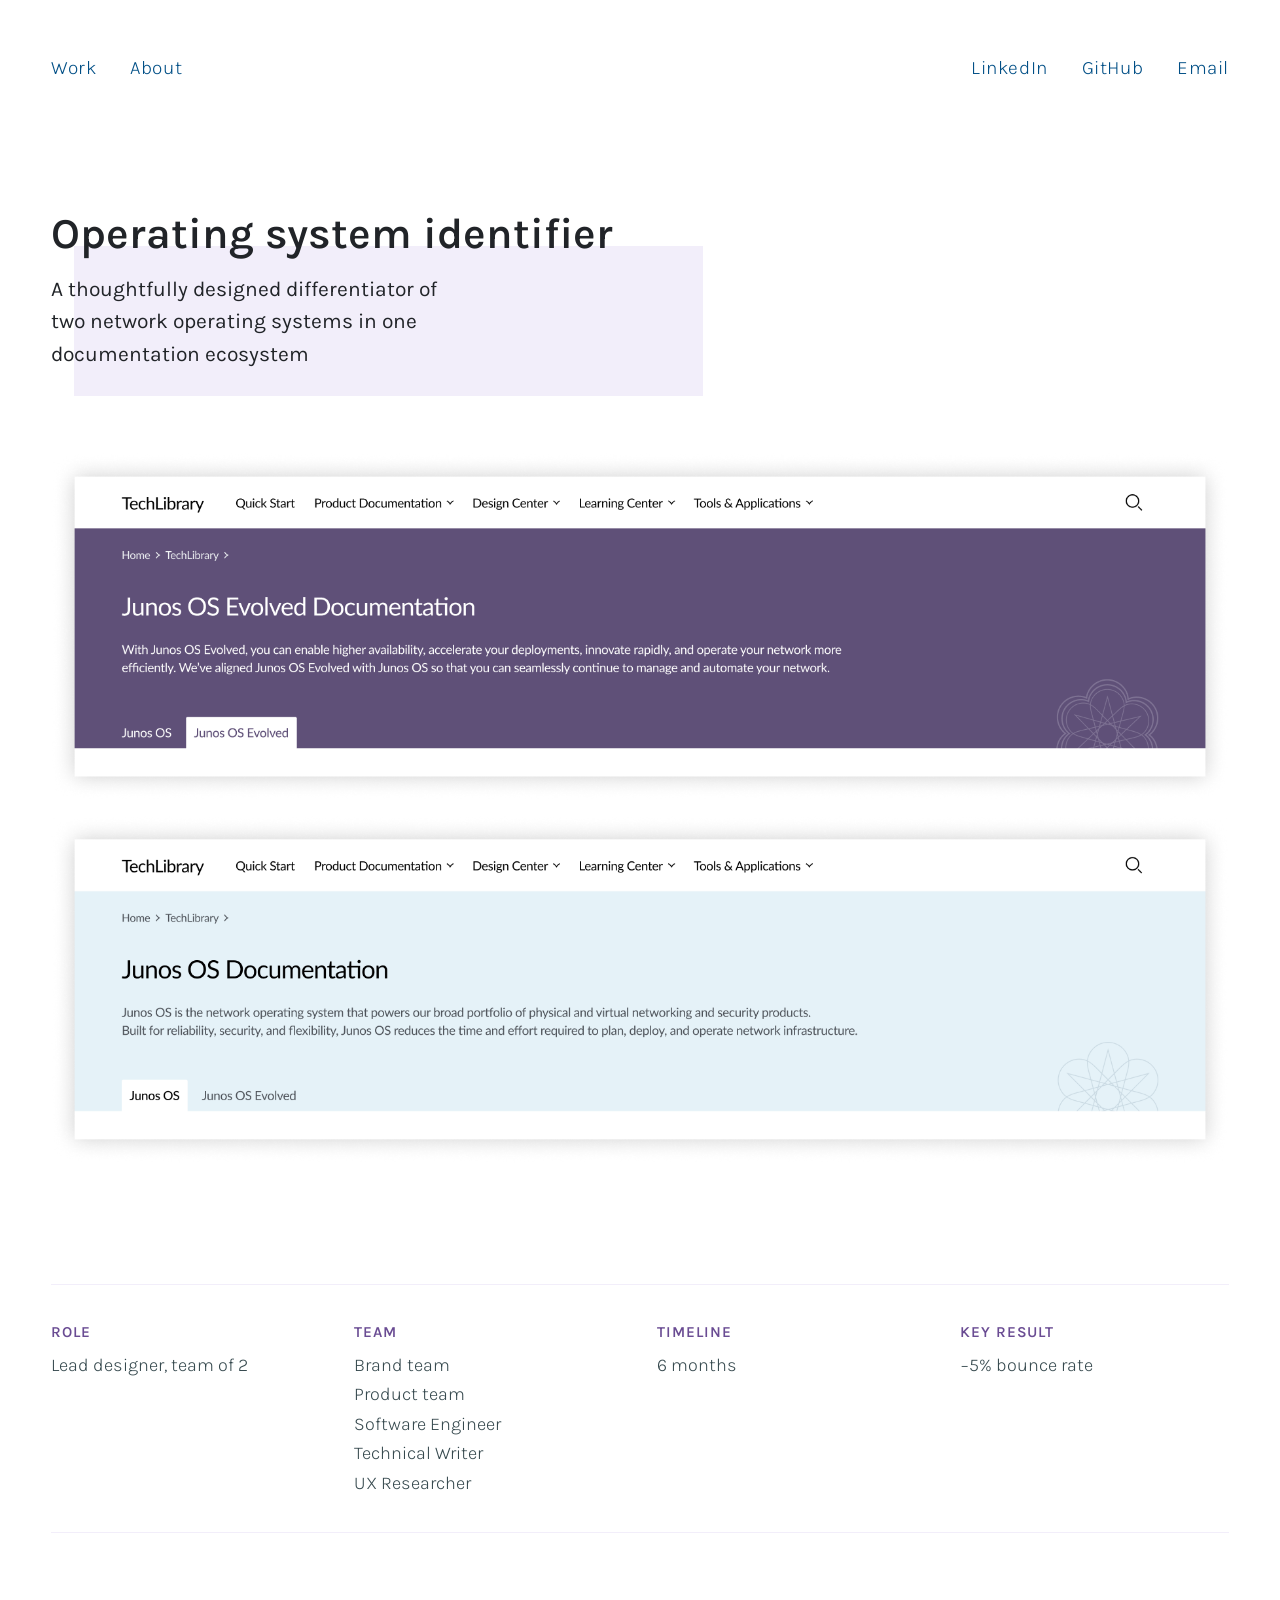
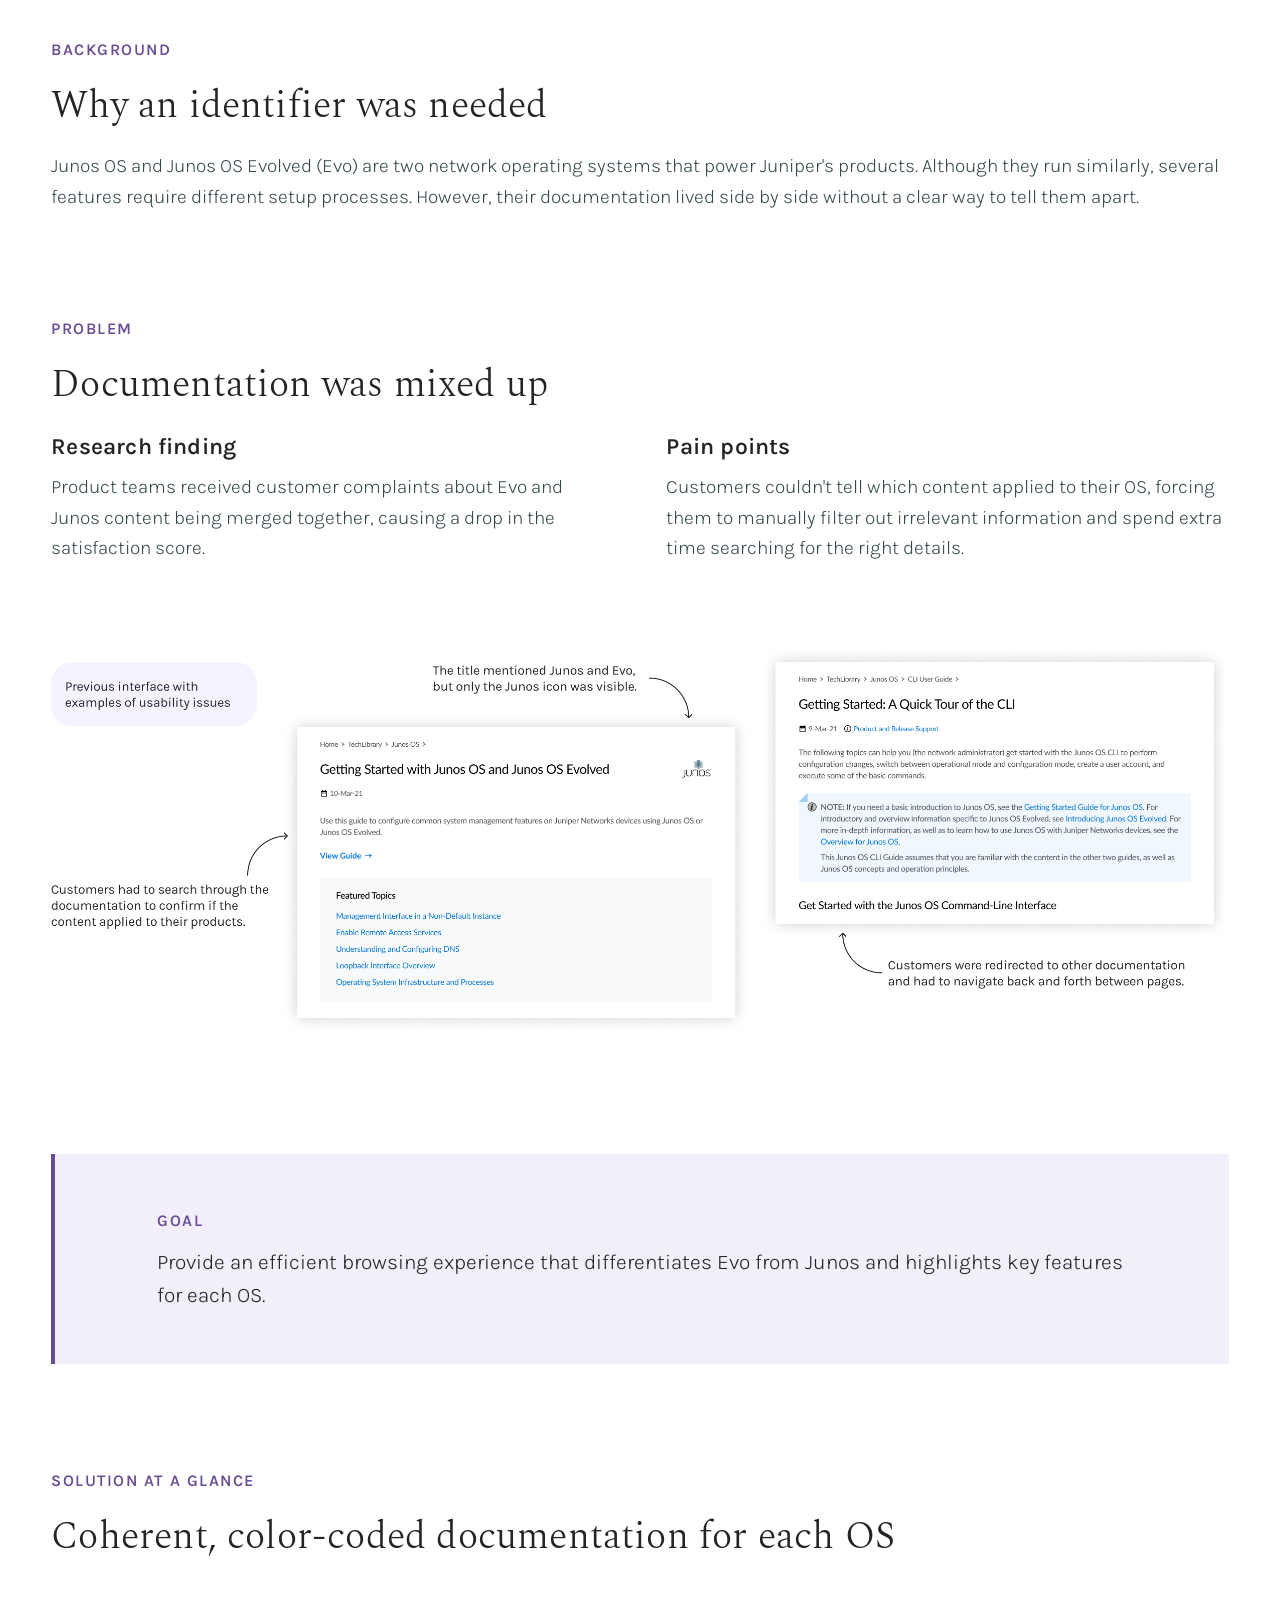
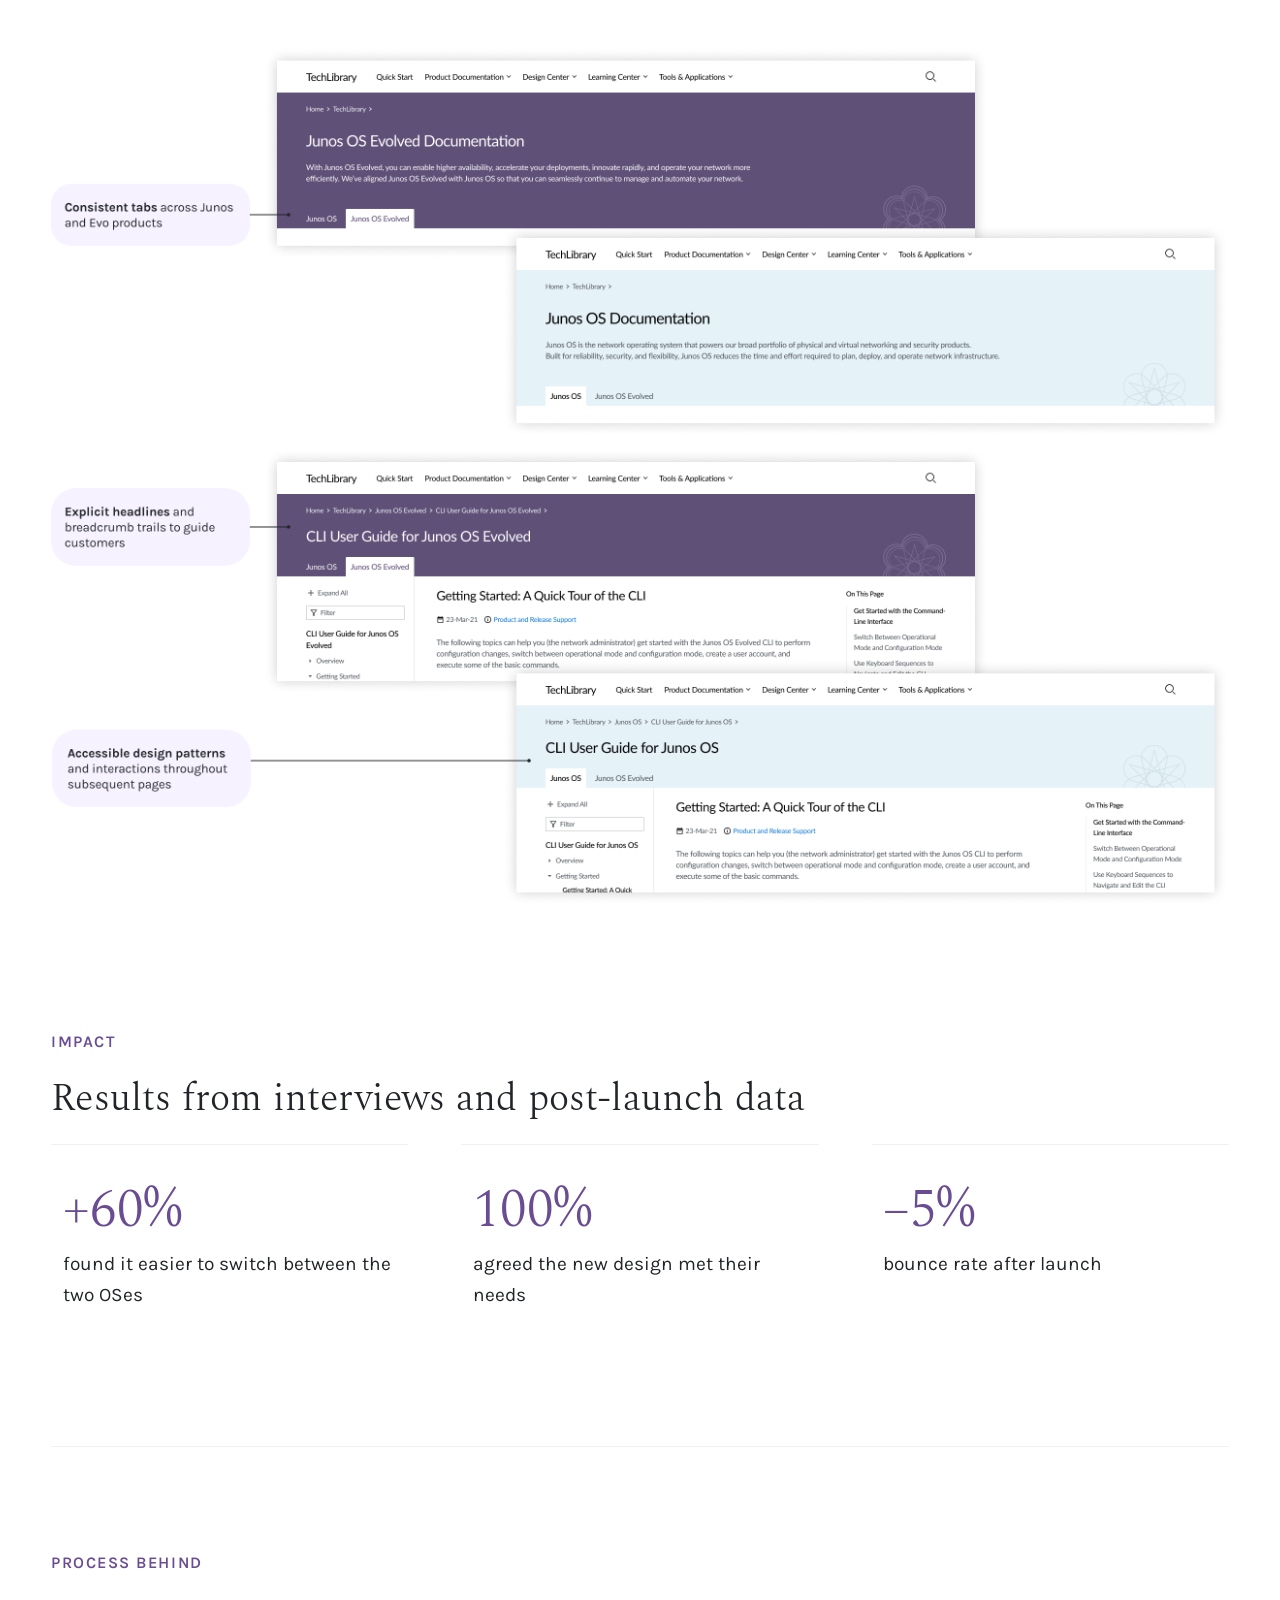
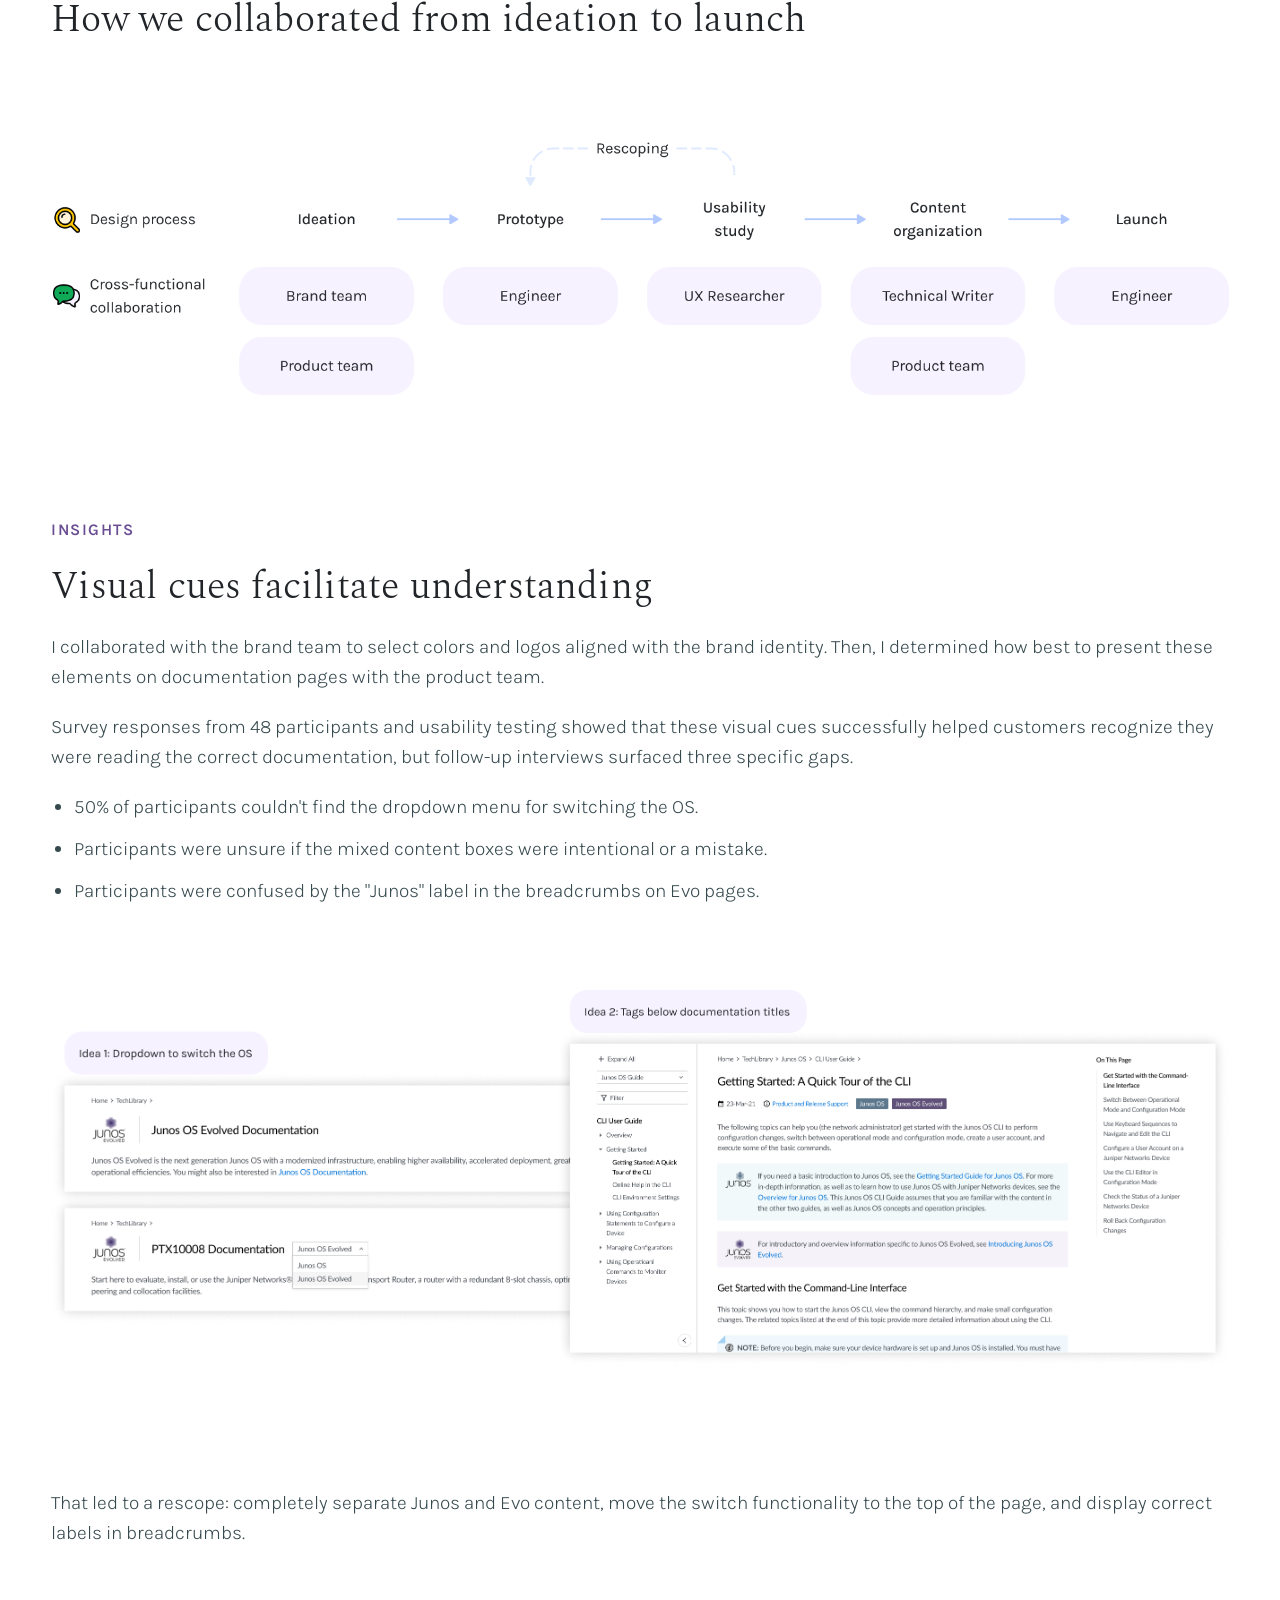
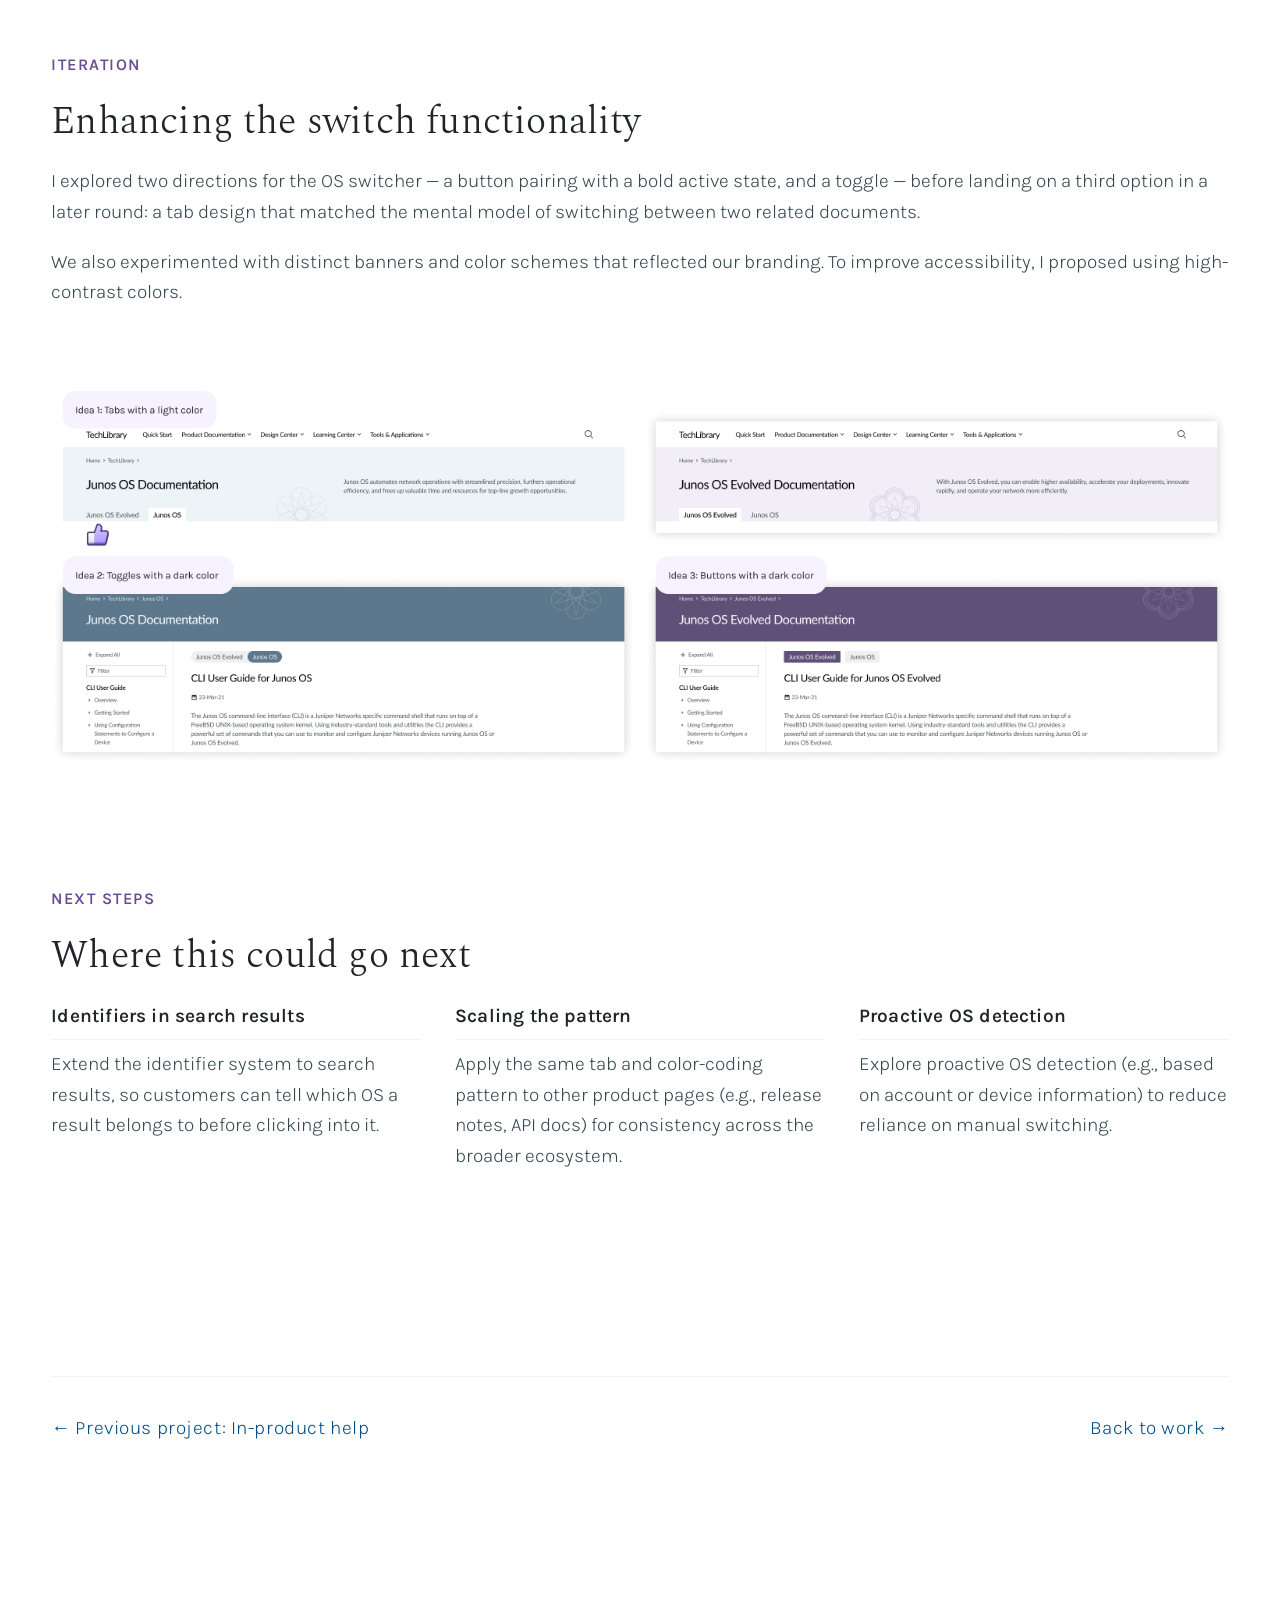
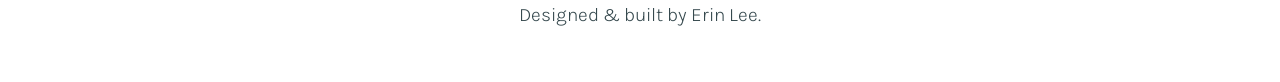
<file: os-identifier.html>
<!DOCTYPE html>
<html lang="en">
<head>
  <meta charset="UTF-8">
  <meta name="viewport" content="width=device-width, initial-scale=1.0">
  <title>Operating system identifier — Erin's Portfolio</title>
  <link rel="stylesheet" href="./style.css">
  <link rel="preconnect" href="https://fonts.googleapis.com">
  <link rel="preconnect" href="https://fonts.gstatic.com" crossorigin>
  <link href="https://fonts.googleapis.com/css2?family=Karla:wght@300;400;600&family=Spectral:wght@300&display=swap" rel="stylesheet">
</head>
<body class="case-os">
  <header class="header">
    <nav aria-label="Main navigation">
      <ul class="links">
        <li><a href="index.html#work">Work</a></li>
        <li><a href="index.html#about">About</a></li>
      </ul>
    </nav>
    <nav aria-label="Social links">
      <ul class="links">
        <li><a href="https://www.linkedin.com/in/erinyl/" target="_blank" rel="noopener">LinkedIn</a></li>
        <li><a href="https://github.com/erin-yl" target="_blank" rel="noopener">GitHub</a></li>
        <li><a href="mailto:erinyinling@gmail.com">Email</a></li>
      </ul>
    </nav>
  </header>

  <main>
    <section class="case-hero-split">
      <div class="hero-left">
        <h1>Operating system identifier</h1>
        <p class="case-dek">A thoughtfully designed differentiator of two network operating systems in one documentation ecosystem</p>
      </div>
    </section>

    <div class="full-bleed-container">
      <img src="images/design project 3/Junos Evo.png" alt="Final active tab switcher layout">
    </div>

    <section class="meta-grid">
      <div class="meta-item">
        <h3>Role</h3>
        <p> Lead designer, team of 2</p>
      </div>
      <div class="meta-item">
        <h3>Team</h3>
        <p>Brand team</p>
        <p>Product team</p>
        <p>Software Engineer</p>
        <p>Technical Writer</p>
        <p>UX Researcher</p>
      </div>
      <div class="meta-item">
        <h3>Timeline</h3>
        <p>6 months</p>
      </div>
      <div class="meta-item">
        <h3>Key result</h3>
        <p>&minus;5% bounce rate</p>
      </div>
    </section>

    <section class="case-section" id="background">
      <p class="section-label">Background</p>
      <h2>Why an identifier was needed</h2>
      <p>Junos OS and Junos OS Evolved (Evo) are two network operating systems that power Juniper's products. Although they run similarly, several features require different setup processes. However, their documentation lived side by side without a clear way to tell them apart.</p>
    </section>

    <section class="case-section" id="problem">
      <p class="section-label">Problem</p>
      <h2>Documentation was mixed up</h2>
      <div class="pain-point-grid">
        <div class="pain-point-item">
          <h3>Research finding</h3>
          <p>Product teams received customer complaints about Evo and Junos content being merged together, causing a drop in the satisfaction score.</p>
        </div>
        <div class="pain-point-item">
          <h3>Pain points</h3>
          <p>Customers couldn't tell which content applied to their OS, forcing them to manually filter out irrelevant information and spend extra time searching for the right details.</p>
        </div>
      </div>
    </section>

    <div class="full-bleed-container">
      <img src="images/design project 3/Before.png" alt="Previous interface combining separate operating systems into one piece">
    </div>

    <section class="case-section" id="goal-callout">
      <div class="callout-banner">
        <p class="section-label">Goal</p>
        <p>Provide an efficient browsing experience that differentiates Evo from Junos and highlights key features for each OS.</p>
      </div>
    </section>

    <section class="case-section" id="solution">
      <p class="section-label">Solution at a glance</p>
      <h2>Coherent, color-coded documentation for each OS</h2>
    </section>

    <div class="full-bleed-container">
      <img src="images/design project 3/After.png" alt="Final clear coherent breadcrumb trails">
    </div>

    <section class="case-section" id="impact">
      <p class="section-label">Impact</p>
      <h2>Results from interviews and post-launch data</h2>
      <div class="stat-flex-row">
        <div class="stat-card">
          <span class="stat-number">+60%</span>
          <span class="stat-label">found it easier to switch between the two OSes</span>
        </div>
        <div class="stat-card">
          <span class="stat-number">100%</span>
          <span class="stat-label">agreed the new design met their needs</span>
        </div>
        <div class="stat-card">
          <span class="stat-number">&minus;5%</span>
          <span class="stat-label">bounce rate after launch</span>
        </div>
      </div>
    </section>

    <hr class="section-divider">

    <section class="case-section" id="process">
      <p class="section-label">Process behind</p>
      <h2>How we collaborated from ideation to launch</h2>
    </section>

    <div class="full-bleed-container">
      <img src="images/design project 3/Junos Evo Design Process.png" alt="Flow chart of the design process">
    </div>

    <section class="case-section" id="research">
      <p class="section-label">Insights</p>
      <h2>Visual cues facilitate understanding</h2>
      <p>I collaborated with the brand team to select colors and logos aligned with the brand identity. Then, I determined how best to present these elements on documentation pages with the product team.
      <p>Survey responses from 48 participants and usability testing showed that these visual cues successfully helped customers recognize they were reading the correct documentation, but follow-up interviews surfaced three specific gaps.</p>
        <ul class="bulleted-list">
          <li>50% of participants couldn't find the dropdown menu for switching the OS.</li>
          <li>Participants were unsure if the mixed content boxes were intentional or a mistake.</li>
          <li>Participants were confused by the "Junos" label in the breadcrumbs on Evo pages.</li>
        </ul>
    </section>

    <div class="full-bleed-container">
      <img src="images/design project 3/Iteration.png" alt="Analysis of mixed content boxes and missed switcher elements">
    </div>

    <section class="case-section" id="rescope-text">
      <p>That led to a rescope: completely separate Junos and Evo content, move the switch functionality to the top of the page, and display correct labels in breadcrumbs.</p>
    </section>

    <section class="case-section" id="iteration">
      <p class="section-label">Iteration</p>
      <h2>Enhancing the switch functionality</h2>
      <p>I explored two directions for the OS switcher &mdash; a button pairing with a bold active state, and a toggle &mdash; before landing on a third option in a later round: a tab design that matched the mental model of switching between two related documents.</p>
      <p>We also experimented with distinct banners and color schemes that reflected our branding. To improve accessibility, I proposed using high-contrast colors.</p>
    </section>

    <div class="full-bleed-container">
      <img src="images/design project 3/Second Iteration.png" alt="Tab design layout iterations metrics">
    </div>

    <section class="case-section" id="next-steps">
      <p class="section-label">Next steps</p>
      <h2>Where this could go next</h2>
      <div class="takeaways-grid">
        <div class="takeaway">
          <h3>Identifiers in search results</h3>
          <p>Extend the identifier system to search results, so customers can tell which OS a result belongs to before clicking into it.</p>
        </div>
        <div class="takeaway">
          <h3>Scaling the pattern</h3>
          <p>Apply the same tab and color-coding pattern to other product pages (e.g., release notes, API docs) for consistency across the broader ecosystem.</p>
        </div>
        <div class="takeaway">
          <h3>Proactive OS detection</h3>
          <p>Explore proactive OS detection (e.g., based on account or device information) to reduce reliance on manual switching.</p>
        </div>
      </div>
    </section>

    <nav class="case-footer-nav" aria-label="Case study navigation">
      <a href="in-product-help.html">&larr; Previous project: In-product help</a>
      <a href="index.html#work">Back to work &rarr;</a>
    </nav>
  </main>

  <footer class="footer">
    <nav aria-label="Footer navigation">
      <p>Designed &amp; built by Erin Lee.</p>
    </nav>
  </footer>
</body>
</html>
</file>
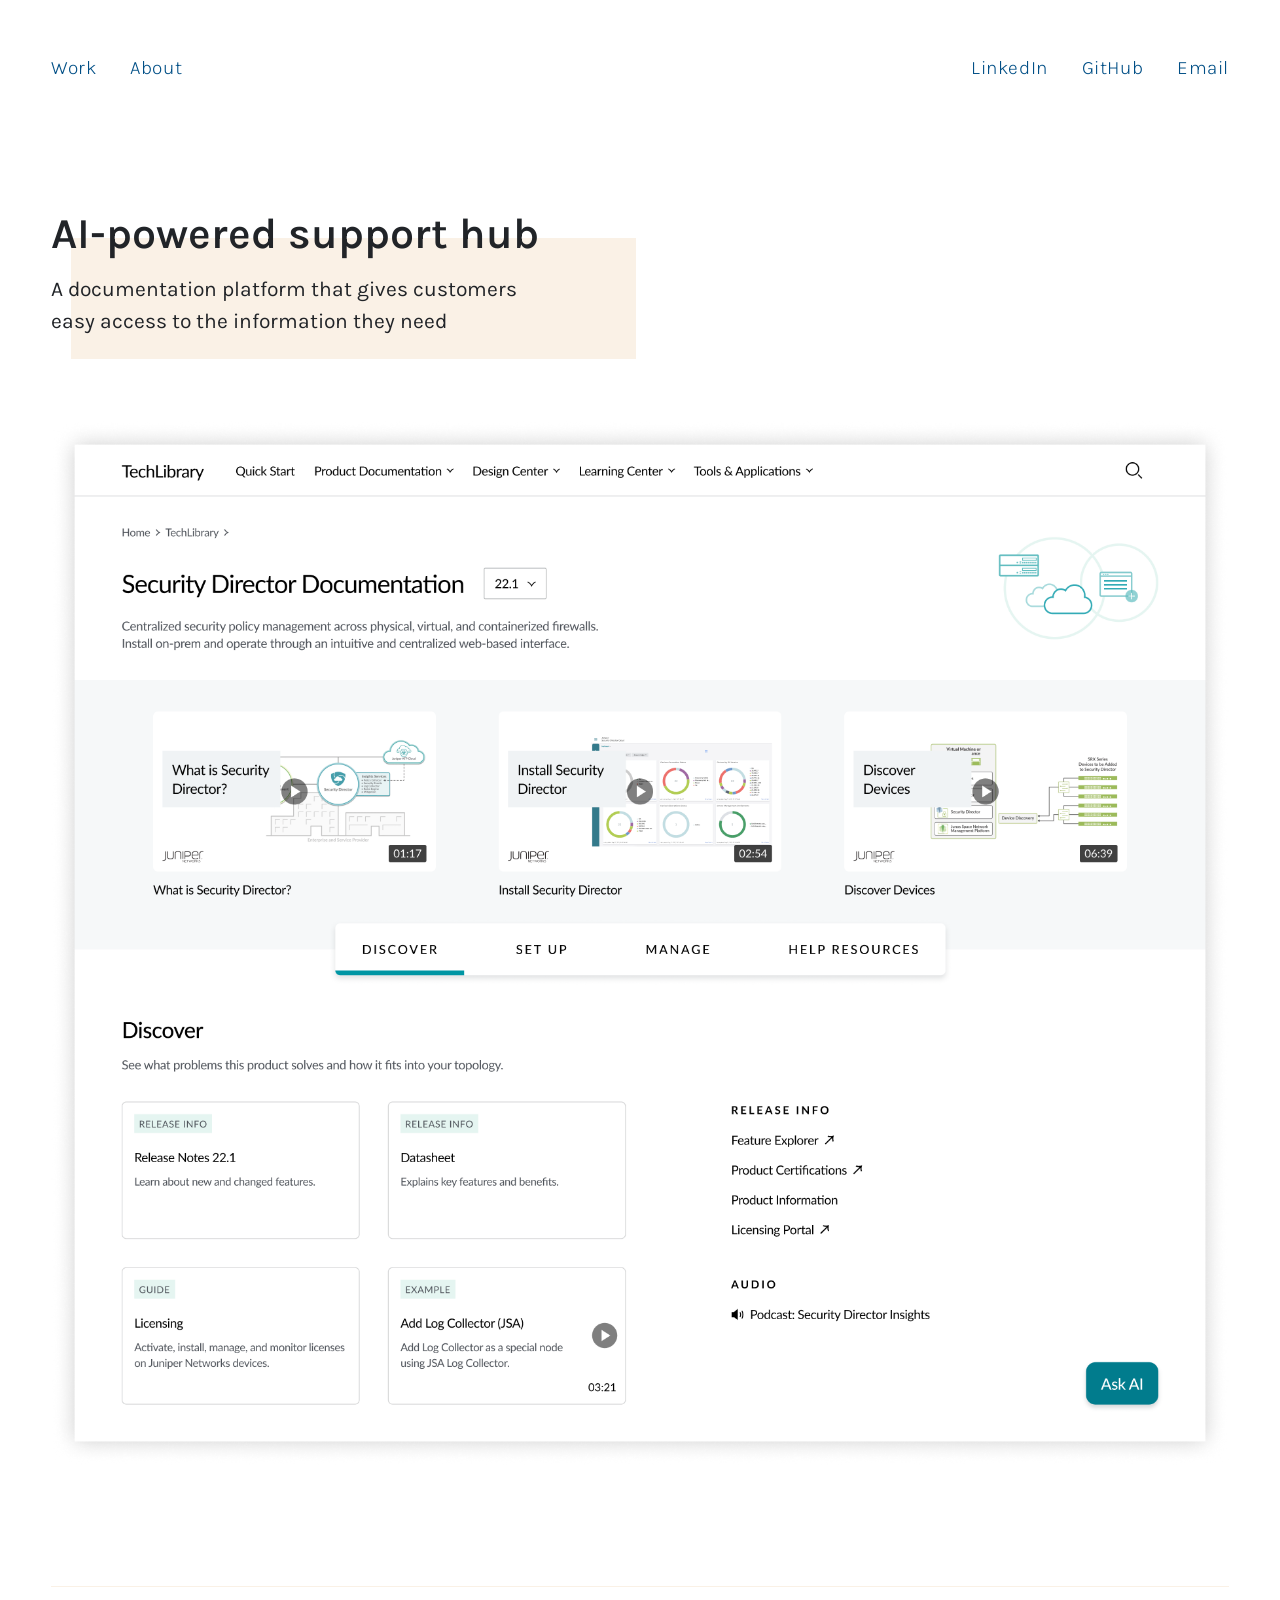
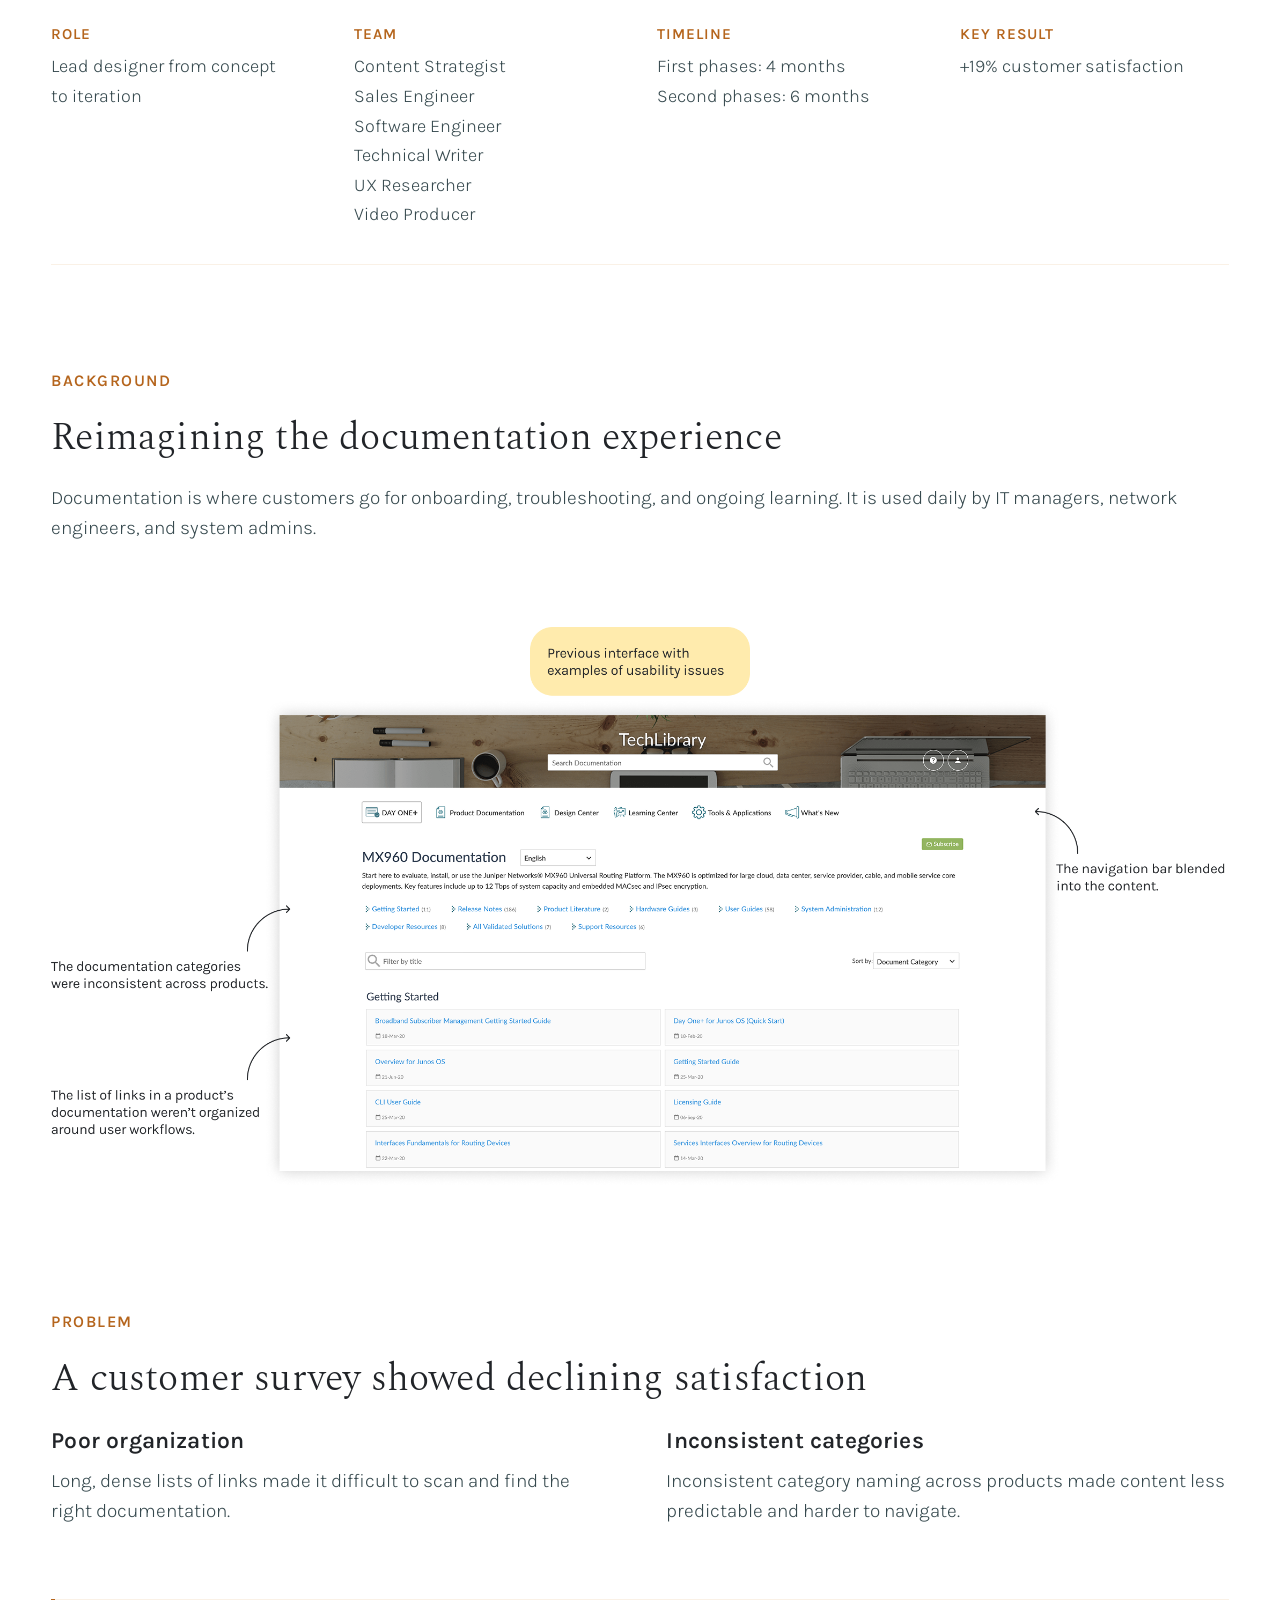
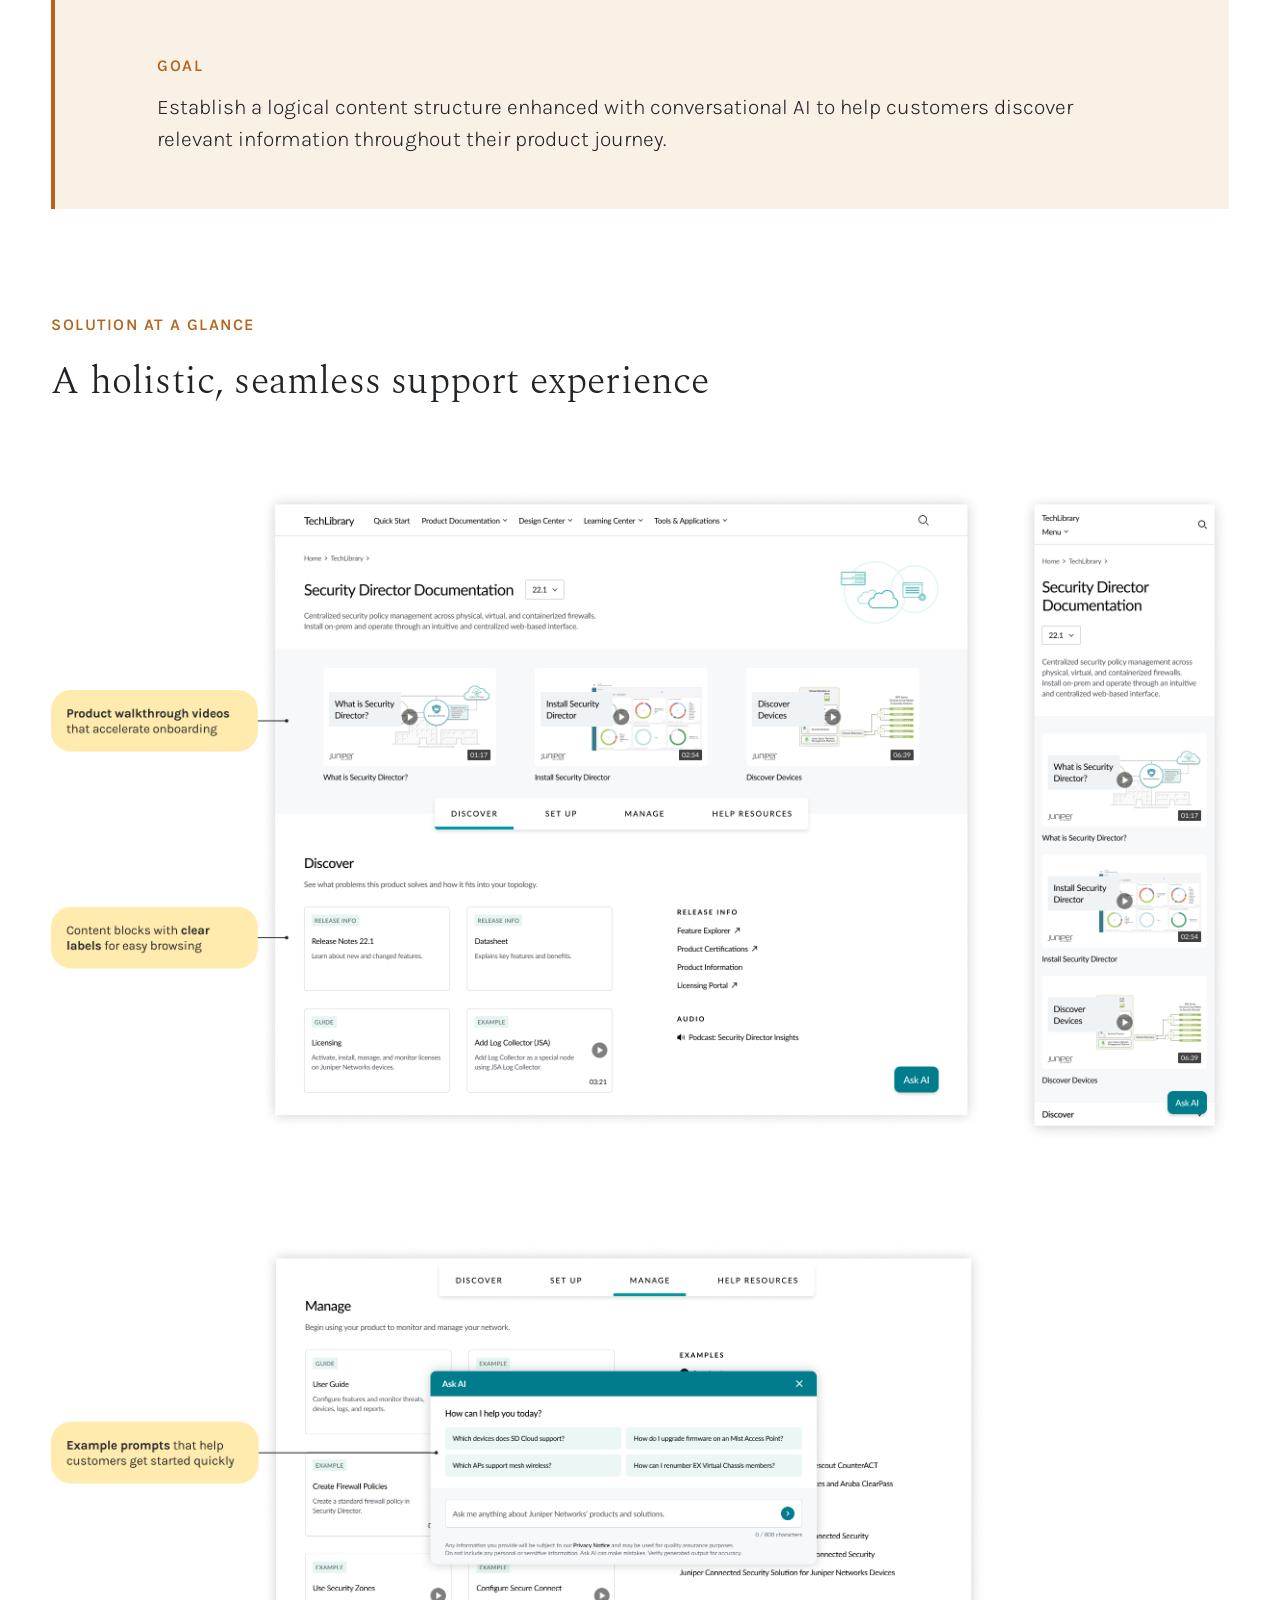
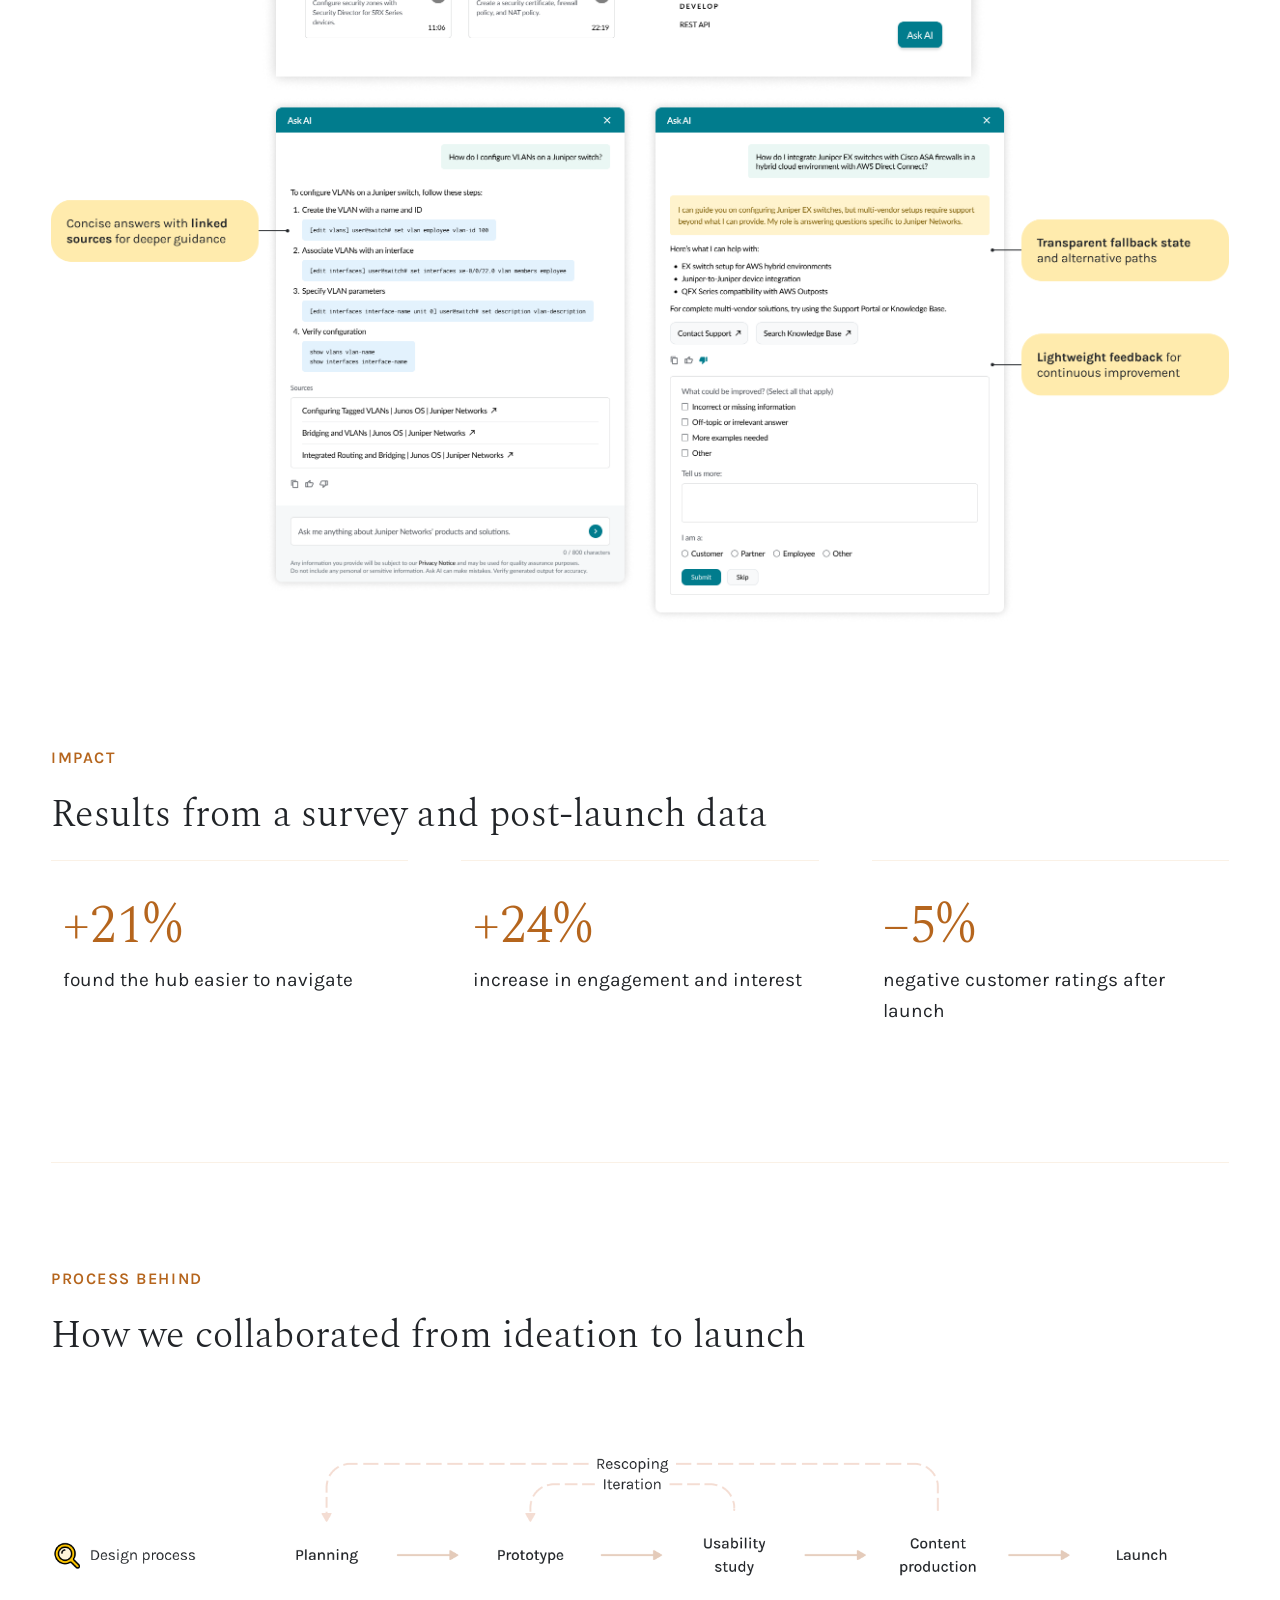
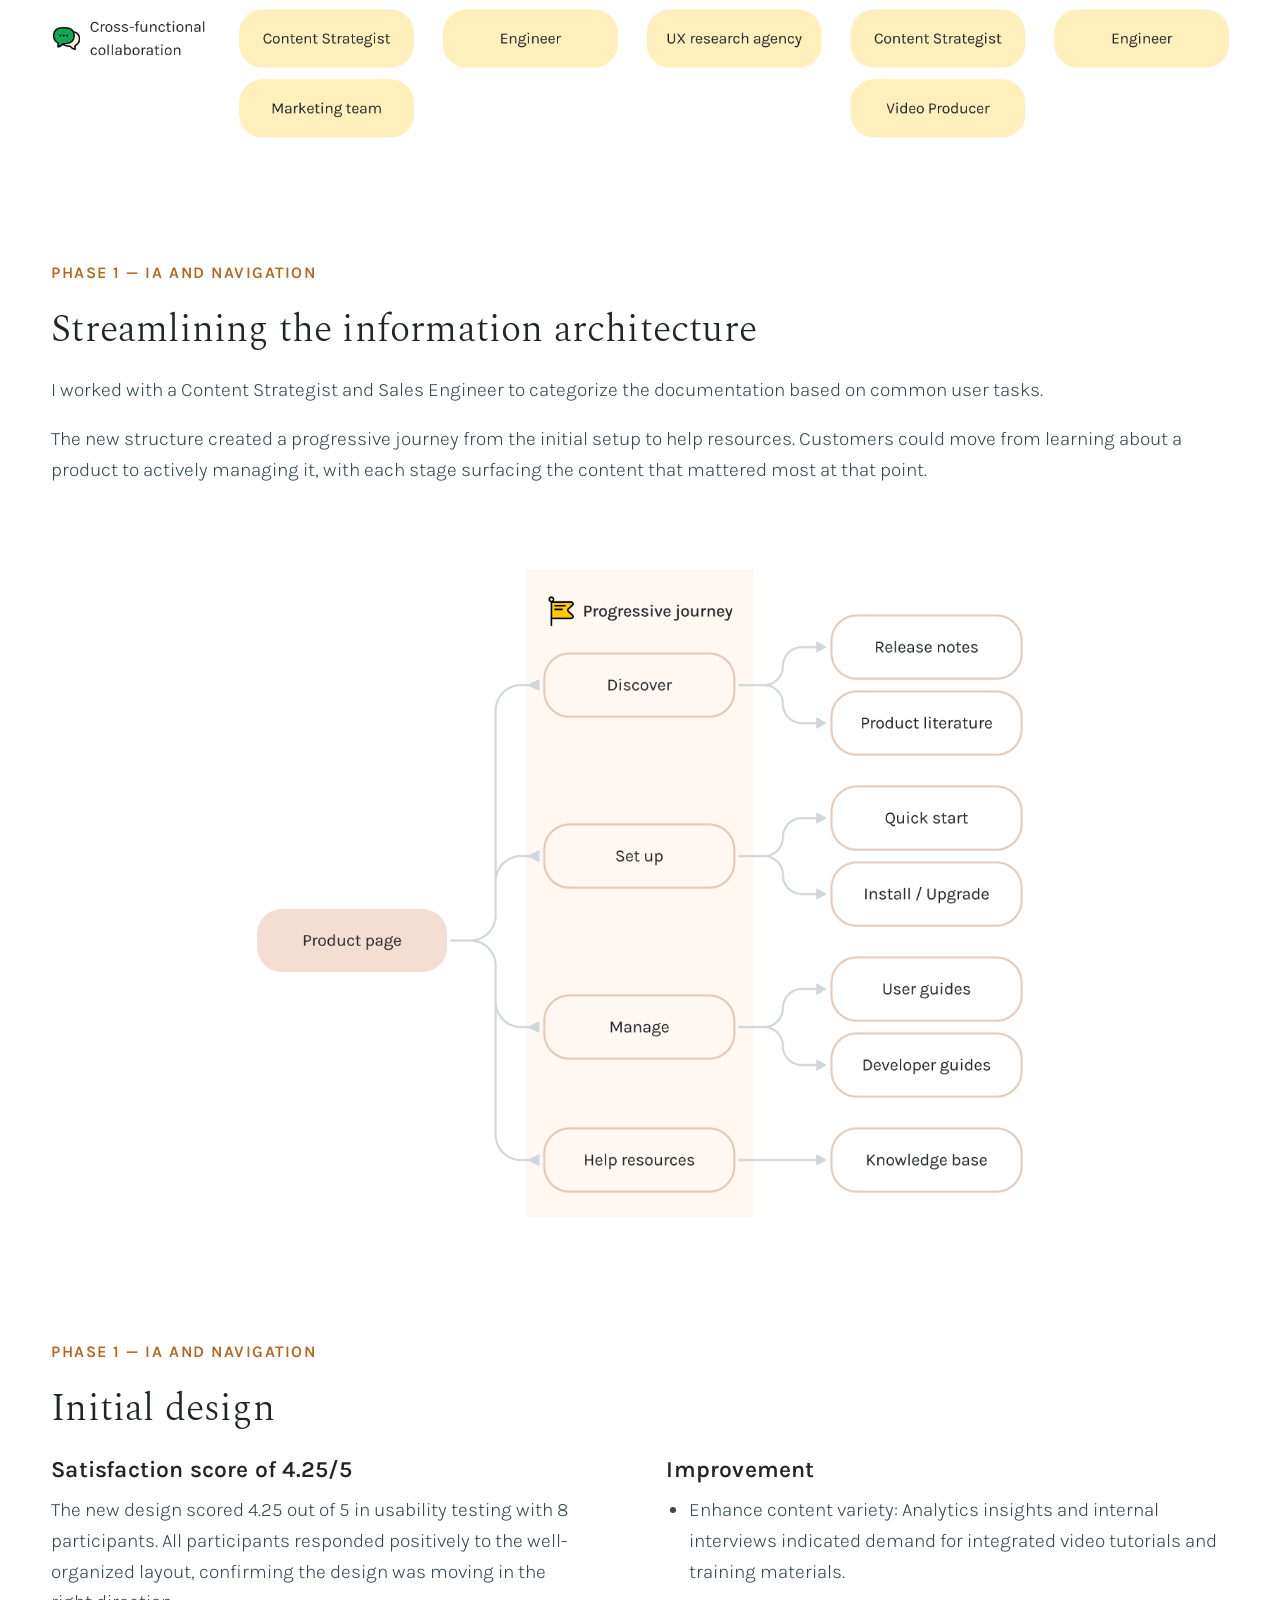
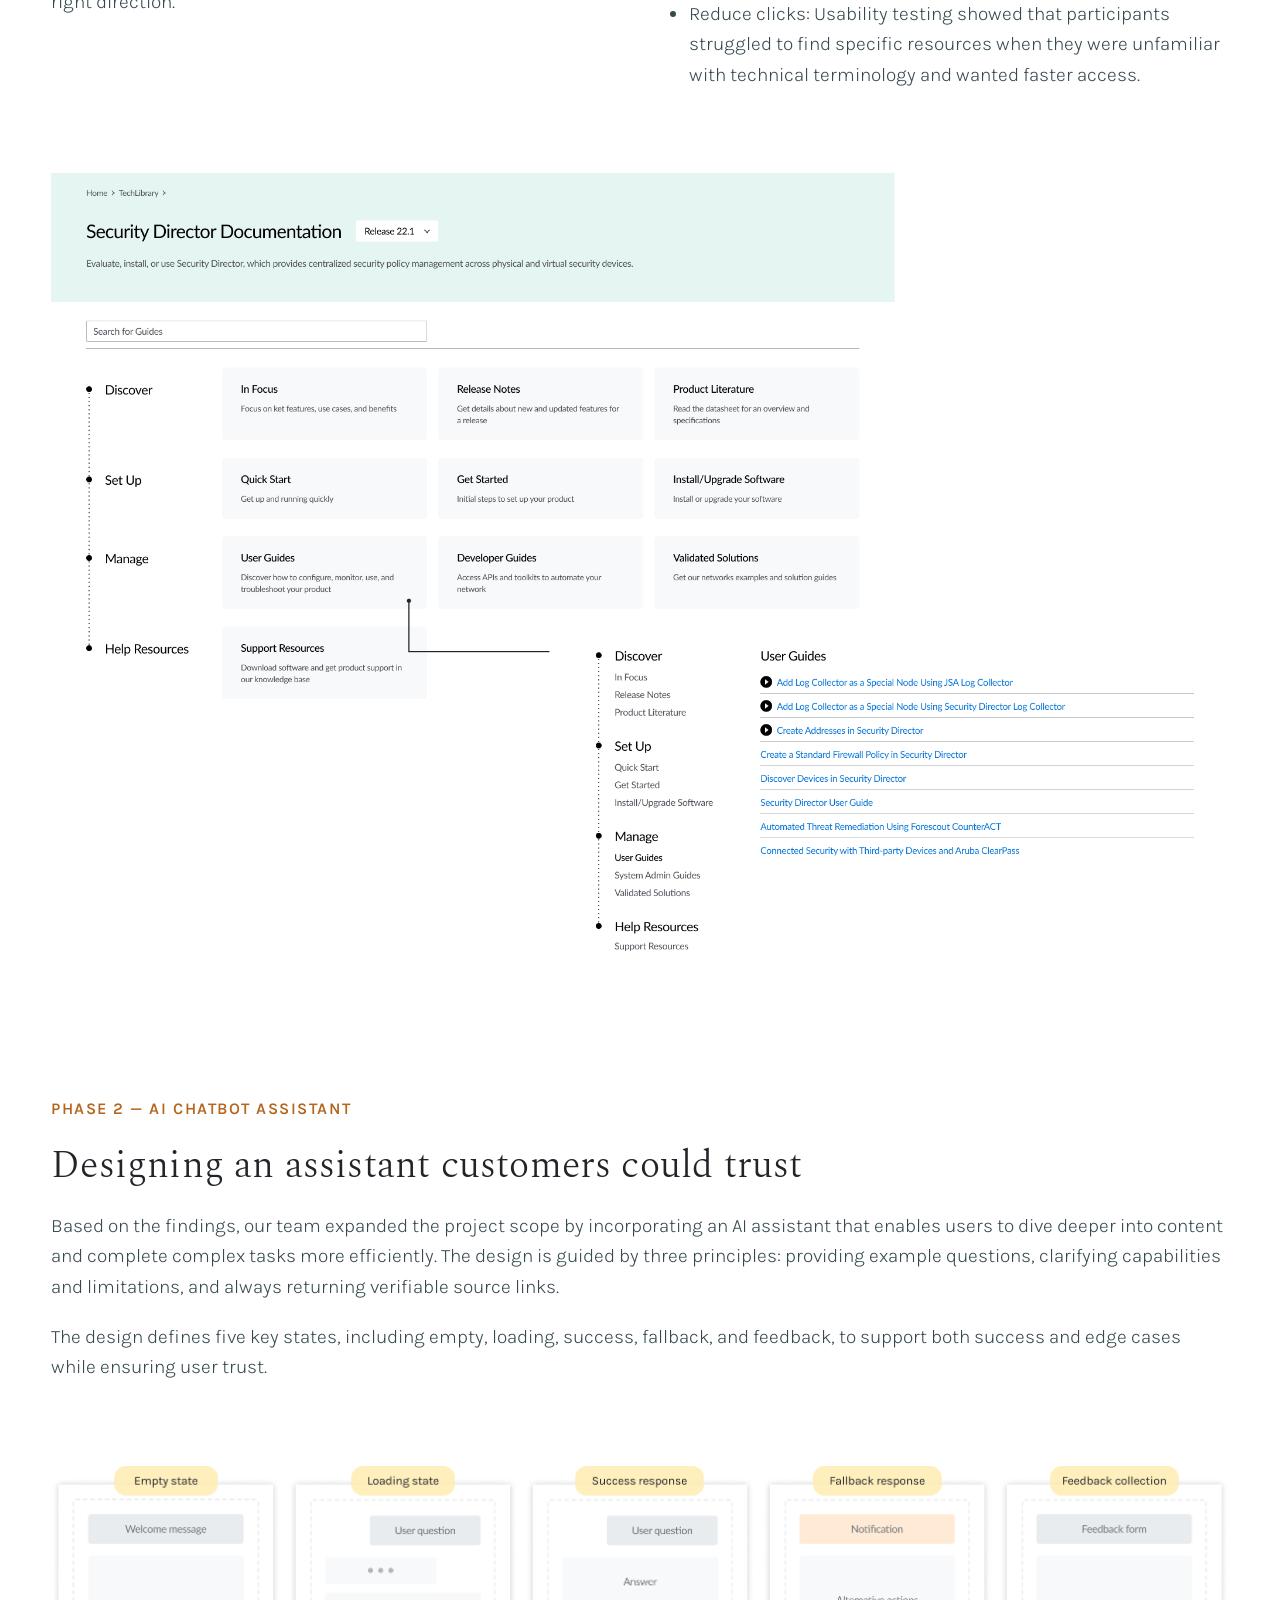
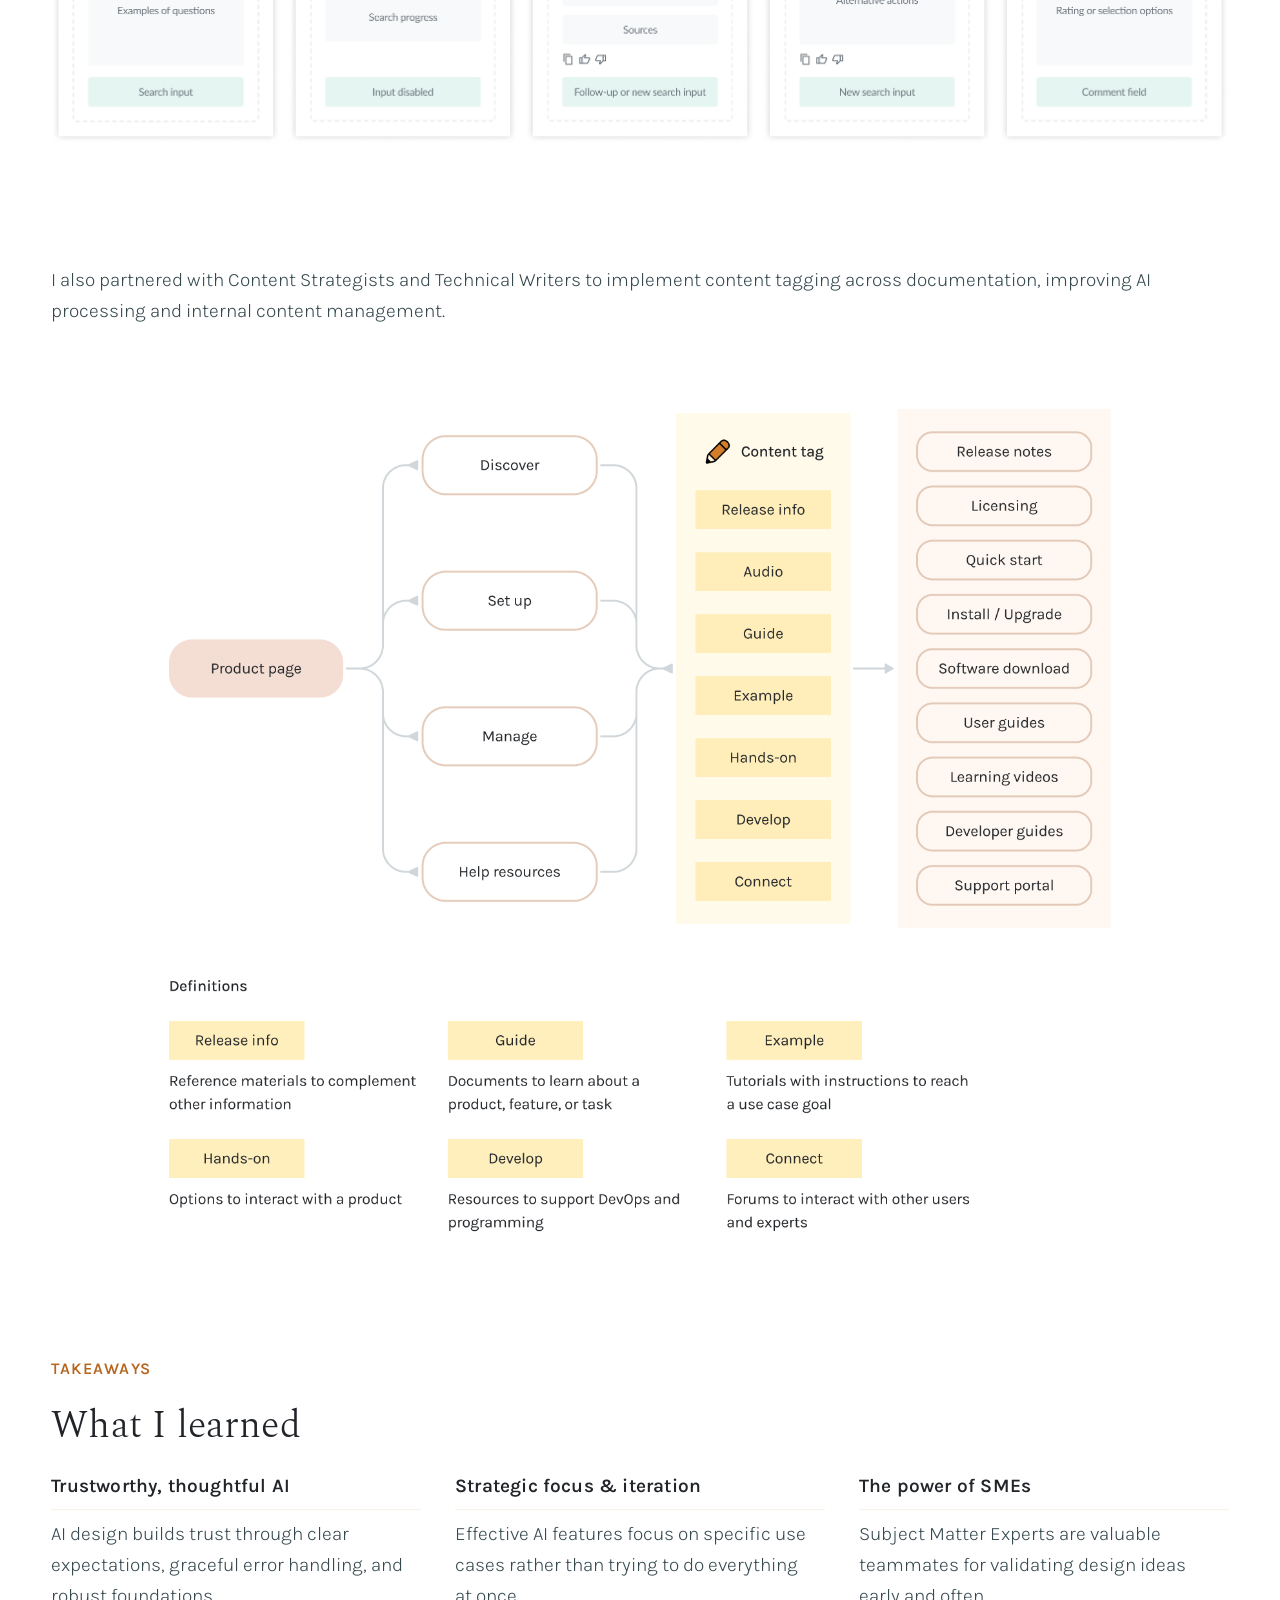
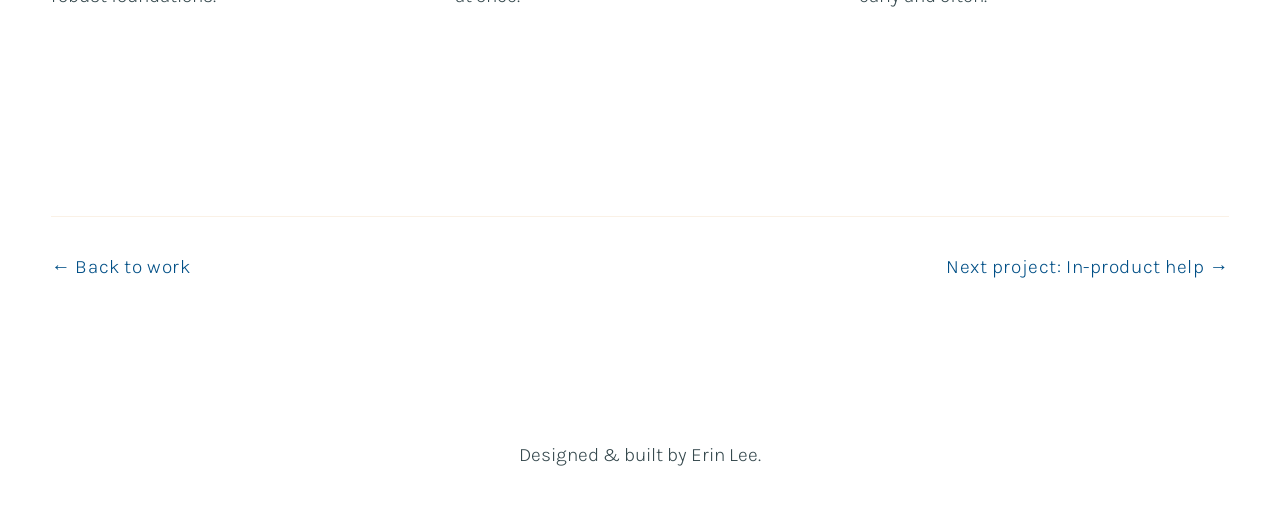
<file: support-hub.html>
<!DOCTYPE html>
<html lang="en">
<head>
  <meta charset="UTF-8">
  <meta name="viewport" content="width=device-width, initial-scale=1.0">
  <title>AI-powered support hub — Erin's Portfolio</title>
  <link rel="stylesheet" href="./style.css">
  <link rel="preconnect" href="https://fonts.googleapis.com">
  <link rel="preconnect" href="https://fonts.gstatic.com" crossorigin>
  <link href="https://fonts.googleapis.com/css2?family=Karla:wght@300;400;600&family=Spectral:wght@300&display=swap" rel="stylesheet">
</head>
<body class="case-docs">
  <header class="header">
    <nav aria-label="Main navigation">
      <ul class="links">
        <li><a href="index.html#work">Work</a></li>
        <li><a href="index.html#about">About</a></li>
      </ul>
    </nav>
    <nav aria-label="Social links">
      <ul class="links">
        <li><a href="https://www.linkedin.com/in/erinyl/" target="_blank" rel="noopener">LinkedIn</a></li>
        <li><a href="https://github.com/erin-yl" target="_blank" rel="noopener">GitHub</a></li>
        <li><a href="mailto:erinyinling@gmail.com">Email</a></li>
      </ul>
    </nav>
  </header>

  <main>
    <section class="case-hero-split">
      <div class="hero-left">
        <h1>AI-powered support hub</h1>
        <p class="case-dek">A documentation platform that gives customers easy access to the information they need</p>
      </div>
    </section>

    <div class="full-bleed-container">
      <img src="images/design project 1/Product Index Page.png" alt="Final design of the Security Director documentation hub">
    </div>

    <section class="meta-grid">
      <div class="meta-item">
        <h3>Role</h3>
        <p>Lead designer from concept to iteration</p>
      </div>
      <div class="meta-item">
        <h3>Team</h3>
        <p>Content Strategist</p>
        <p>Sales Engineer</p>
        <p>Software Engineer</p>
        <p>Technical Writer</p>
        <p>UX Researcher</p>
        <p>Video Producer</p>
      </div>
      <div class="meta-item">
        <h3>Timeline</h3>
        <p>First phases: 4 months</p>
        <p>Second phases: 6 months</p>
      </div>
      <div class="meta-item">
        <h3>Key result</h3>
        <p>+19% customer satisfaction</p>
      </div>
    </section>

    <section class="case-section" id="background">
      <p class="section-label">Background</p>
      <h2>Reimagining the documentation experience</h2>
      <p>Documentation is where customers go for onboarding, troubleshooting, and ongoing learning. It is used daily by IT managers, network engineers, and system admins.</p>
    </section>

    <div class="full-bleed-container">
      <img src="images/design project 1/Phase 1 Before.png" alt="Previous documentation interface showing a flat list of links">
    </div>

    <section class="case-section" id="problem">
      <p class="section-label">Problem</p>
      <h2>A customer survey showed declining satisfaction</h2>
      <div class="pain-point-grid">
        <div class="pain-point-item">
          <h3>Poor organization</h3>
          <p>Long, dense lists of links made it difficult to scan and find the right documentation.</p>
        </div>
        <div class="pain-point-item">
          <h3>Inconsistent categories</h3>
          <p>Inconsistent category naming across products made content less predictable and harder to navigate.</p>
        </div>
      </div>
      <div class="callout-banner">
        <p class="section-label">Goal</p>
        <p>Establish a logical content structure enhanced with conversational AI to help customers discover relevant information throughout their product journey.</p>
      </div>
    </section>

    <section class="case-section" id="solution">
      <p class="section-label">Solution at a glance</p>
      <h2>A holistic, seamless support experience</h2>
    </section>

    <div class="full-bleed-container">
      <img src="images/design project 1/Phase 2 Doc.png" alt="Top sections of the final design showing videos and guides">
    </div>

    <div class="full-bleed-container">
      <img src="images/design project 1/Phase 2 Chatbot.png" alt="AI assistant panel showing transparent fallback states">
    </div>

    <section class="case-section" id="impact">
      <p class="section-label">Impact</p>
      <h2>Results from a survey and post-launch data</h2>
      <div class="stat-flex-row">
        <div class="stat-card">
          <span class="stat-number">+21%</span>
          <span class="stat-label">found the hub easier to navigate</span>
        </div>
        <div class="stat-card">
          <span class="stat-number">+24%</span>
          <span class="stat-label">increase in engagement and interest</span>
        </div>
        <div class="stat-card">
          <span class="stat-number">&minus;5%</span>
          <span class="stat-label">negative customer ratings after launch</span>
        </div>
      </div>
    </section>

    <hr class="section-divider">

    <section class="case-section" id="process">
      <p class="section-label">Process behind</p>
      <h2>How we collaborated from ideation to launch</h2>
    </section>

    <div class="full-bleed-container">
      <img src="images/design project 1/Tech Docs Redesign Design Process.png" alt="Flow chart of the design process">
    </div>

    <section class="case-section" id="research">
      <p class="section-label">Phase 1 &mdash; IA and navigation</p>
      <h2>Streamlining the information architecture</h2>
      <p>I worked with a Content Strategist and Sales Engineer to categorize the documentation based on common user tasks.</p>
      <p>The new structure created a progressive journey from the initial setup to help resources. Customers could move from learning about a product to actively managing it, with each stage surfacing the content that mattered most at that point.</p>
    </section>

    <div class="full-bleed-container">
      <img class="img-resize-small" src="images/design project 1/Tech Docs Redesign IA.png" alt="Diagram of the progressive user journey">
    </div>

    <section class="case-section" id="iteration">
      <p class="section-label">Phase 1 &mdash; IA and navigation</p>
      <h2>Initial design</h2>
      <div class="pain-point-grid">
        <div class="pain-point-item">
          <h3>Satisfaction score of 4.25/5</h3>
          <p>The new design scored 4.25 out of 5 in usability testing with 8 participants. All participants responded positively to the well-organized layout, confirming the design was moving in the right direction.</p>
        </div>
        <div class="pain-point-item">
          <h3>Improvement</h3>
          <ul class="bulleted-list">
            <li>Enhance content variety: Analytics insights and internal interviews indicated demand for integrated video tutorials and training materials.</li>
            <li>Reduce clicks: Usability testing showed that participants struggled to find specific resources when they were unfamiliar with technical terminology and wanted faster access.</li>
          </ul>
        </div>
      </div> </section>

    <div class="full-bleed-container">
      <img src="images/design project 1/Phase 1 After.png" alt="Initial design translating the new IA into the documentation hub">
    </div>

    <section class="case-section" id="ai-assistant">
      <p class="section-label">Phase 2 &mdash; AI chatbot assistant</p>
      <h2>Designing an assistant customers could trust</h2>
      <p>Based on the findings, our team expanded the project scope by incorporating an AI assistant that enables users to dive deeper into content and complete complex tasks more efficiently. The design is guided by three principles: providing example questions, clarifying capabilities and limitations, and always returning verifiable source links.</p>
      <p>The design defines five key states, including empty, loading, success, fallback, and feedback, to support both success and edge cases while ensuring user trust.</p>
    </section>

    <div class="full-bleed-container">
      <img src="images/design project 1/Chatbot Wireframes.png" alt="UX wireframe flow mapping the five key states of the conversational AI assistant panel">
    </div>

    <section class="case-section">
      <p>I also partnered with Content Strategists and Technical Writers to implement content tagging across documentation, improving AI processing and internal content management.</p>
    </section>

    <div class="full-bleed-container">
      <img class="img-resize-large" src="images/design project 1/Phase 2 IA.png" alt="Diagram of the progressive user journey with content tagging">
    </div>

    <section class="case-section" id="takeaways">
      <p class="section-label">Takeaways</p>
      <h2>What I learned</h2>
      <div class="takeaways-grid">
        <div class="takeaway">
          <h3>Trustworthy, thoughtful AI</h3>
          <p>AI design builds trust through clear expectations, graceful error handling, and robust foundations.</p>
        </div>
        <div class="takeaway">
          <h3>Strategic focus &amp; iteration</h3>
          <p>Effective AI features focus on specific use cases rather than trying to do everything at once.</p>
        </div>
        <div class="takeaway">
          <h3>The power of SMEs</h3>
          <p>Subject Matter Experts are valuable teammates for validating design ideas early and often.</p>
        </div>
      </div>
    </section>

    <nav class="case-footer-nav" aria-label="Case study navigation">
      <a href="index.html#work">&larr; Back to work</a>
      <a href="in-product-help.html">Next project: In-product help &rarr;</a>
    </nav>
  </main>

  <footer class="footer">
    <nav aria-label="Footer navigation">
      <p>Designed &amp; built by Erin Lee.</p>
    </nav>
  </footer>
</body>
</html>
</file>
<file: style.css>
/* ==========================================================================
   1. VARIABLES, RESET & BASE STYLES
   ========================================================================== */

html {
  /* Colors */
  --color-text-primary: #212428;
  --color-text-secondary: #36494e; 
  --color-accent-dark: #014f86;
  --color-accent-light: #eff6fb;
  --color-surface-light: #f8f8f9;
  --color-background: #ffffff;
  --color-shadow: 205deg 18% 80%;

  /* Layout */
  --page-gutter: clamp(3rem, 8vw, 8rem);

  /* Spacing */
  --spacing-xs: 0.6rem;
  --spacing-sm: 1rem;
  --spacing-md: clamp(1rem, 0.66rem + 1.66vw, 2rem);
  --spacing-lg: clamp(2rem, 1.66rem + 1.66vw, 3rem);
  --spacing-xl: clamp(3rem, 2rem + 5vw, 6rem);
  
  /* Typography */
  --font-primary: "Karla", sans-serif;
  --font-secondary: "Spectral", serif;
  font-size: clamp(1rem, 0.93rem + 0.33vw, 1.2rem);
}

*, *::before, *::after {
  box-sizing: border-box;
}

* {
  margin: 0;
  line-height: calc(1em + 0.6rem);
}

/* Base layout for index.html */
body {
  font-family: var(--font-primary), system-ui, sans-serif;
  font-optical-sizing: auto;
  -webkit-font-smoothing: antialiased;
  -moz-osx-font-smoothing: grayscale;
  color: var(--color-text-primary);
  background-color: var(--color-background);
  
  margin-top: var(--spacing-md);
  margin-bottom: var(--page-gutter);
  display: flex;
  flex-direction: column;
  gap: var(--spacing-xl);
}

/* Reusable centered, max-width content measure shared by index.html sections */
.page {
  width: 100%;
  max-width: 1600px;
  margin: 0 auto;
  padding: 0 var(--page-gutter);
}

/* Isolated full-bleed layout grid system for project pages */
body.case-docs,
body.case-help,
body.case-os {
  display: grid;
  grid-template-columns: 
    [screen-start] 0fr 
    [content-start] minmax(0, 1280px) [content-end] 
    0fr [screen-end];
  justify-content: center;
  row-gap: var(--spacing-xl);
  column-gap: 0;
  padding: 4vw 0;
  margin: 0 auto;
  width: 100%;
  max-width: 100%;
}

body.case-docs > header, body.case-docs > main, body.case-docs > footer,
body.case-help > header, body.case-help > main, body.case-help > footer,
body.case-os > header,   body.case-os > main,   body.case-os > footer {
  grid-column: content-start / content-end;
  padding: 0 4vw;
}

main {
  display: flex;
  flex-direction: column;
  gap: var(--spacing-xl);
}

/* ==========================================================================
   2. TYPOGRAPHY
   ========================================================================== */

p, h1, h2, h3 {
  overflow-wrap: break-word;
}

p {
  color: var(--color-text-secondary);
  font-weight: 300;
  font-size: 1rem;
  text-wrap: pretty;
}

h1, h2, h3 {
  text-wrap: balance;
}

h1 {
  font-weight: 600;
  font-size: 2.25rem;
}

h2 {
  font-family: var(--font-secondary);
  font-weight: 300;
  font-size: 2rem;
  letter-spacing: .01rem;
}

h3 {
  font-family: var(--font-secondary);
  font-weight: 300;
  font-size: 1.5rem;
  letter-spacing: .01rem;
  margin-bottom: var(--spacing-sm);
}

/* ==========================================================================
   3. INTERACTIVE ELEMENTS (BUTTONS & LINKS)
   ========================================================================== */

button {
  font-family: inherit;
  font-weight: 300;
  font-size: 1rem;
  background-color: var(--color-background);
  color: var(--color-accent-dark);
  border: 1px solid var(--color-accent-dark);
  padding: var(--spacing-xs) var(--spacing-sm);
  margin-top: var(--spacing-md);
  transition: all 0.3s ease;
  cursor: pointer;
  text-decoration: none;
  display: inline-block;
  align-self: flex-start;
  position: relative;
  overflow: hidden;
}

button:hover, button:focus {
  background-color: var(--color-accent-light);
  transform: translateY(-2px);
  box-shadow:
    0px 0.5px 0.7px hsl(var(--color-shadow) / 0.1),
    0px 1.8px 2.4px -0.3px hsl(var(--color-shadow) / 0.16),
    0px 3.8px 5.1px -0.7px hsl(var(--color-shadow) / 0.24),
    0.1px 8.3px 11.2px -1px hsl(var(--color-shadow) / 0.3);
}

.links a {
  color: var(--color-accent-dark);
  display: block;
  position: relative;
  text-decoration: none;
  padding: 0.1em 0;
  font-weight: 300;
  font-size: 1rem;
  letter-spacing: .03rem;
}

.links a::after,
.case-footer-nav a::after {
  content: "";
  position: absolute;
  bottom: 0;
  left: 0;
  width: 100%;
  height: 0.05em;
  background-color: var(--color-accent-dark);
  opacity: 0;
  transition: all 0.3s ease;
  transform: scale(0);
  transform-origin: center;
}

.links a:hover::after, 
.links a:focus::after,
.case-footer-nav a:hover::after {
  opacity: 1;
  transform: scale(1);
}

/* ==========================================================================
   4. HOME/GLOBAL COMPONENTS
   ========================================================================== */

.header {
  display: flex;
  justify-content: space-between;
}

ul {
  display: flex;
  list-style: none;
  padding: 0;
  gap: var(--spacing-md);
}

.hero {
  background-color: var(--color-surface-light);
  margin-top: calc(var(--spacing-md) - var(--spacing-xl));
  padding: var(--spacing-xl) 0;
}

.hero-inner {
  display: flex;
  flex-direction: column;
  gap: var(--spacing-sm);
}

#work {
  display: flex;
  flex-direction: column;
  gap: var(--spacing-xl);
  scroll-margin-top: var(--spacing-xl);
}

.projects {
  display: flex;
  flex-direction: column;
  gap: var(--spacing-lg);
}

.project-container {
  display: flex;
  gap: var(--spacing-lg);
}

.project-description {
  display: flex;
  flex-direction: column;
}

.project-container img {
  width: 58%;
  height: auto;
  object-fit: contain;
  vertical-align: top;
}

#about {
  background-color: var(--color-surface-light);
  padding: var(--spacing-xl) 0;
}

.about-inner {
  display: flex;
  flex-direction: column;
  gap: var(--spacing-sm);
}

#about a {
  color: var(--color-accent-dark);
}

.image-container {
  display: grid;
  grid-template-columns: repeat(2, 1fr);
  gap: var(--spacing-md);
  width: 100%;
  margin-top: var(--spacing-sm);
}

.image-container img {
  width: 100%;
  height: auto;
  object-fit: cover;
}

.footer {
  display: flex;
  justify-content: center;
  margin-top: var(--spacing-lg);
}

/* ==========================================================================
   5. CASE STUDY SYSTEM CONFIGURATIONS
   ========================================================================== */

.case-docs { --color-case-accent: #b5651d; --color-case-accent-light: #faf1e6; }
.case-help { --color-case-accent: #2f7a5c; --color-case-accent-light: #eaf5ef; }
.case-os   { --color-case-accent: #6a4c93; --color-case-accent-light: #f2eefa; }

.section-label, .case-eyebrow {
  font-size: 0.85rem;
  font-weight: 600;
  letter-spacing: .08rem;
  text-transform: uppercase;
  color: var(--color-case-accent);
}

.case-dek {
  font-family: var(--font-primary);
  font-weight: 400;
  font-size: 1.1rem;
  color: var(--color-text-primary);
  max-width: 42ch;
}

.case-section {
  display: flex;
  flex-direction: column;
  gap: var(--spacing-sm);
}

.bulleted-list {
  display: flex;
  flex-direction: column;
  list-style: disc;
  padding-left: 1.2em;
  gap: var(--spacing-xs);
  color: var(--color-text-secondary);
  font-weight: 300;
  font-size: 1rem;
  text-wrap: pretty;
}

/* Match main nav styling for lower navigation links */
.case-footer-nav {
  display: flex;
  justify-content: space-between;
  align-items: center;
  border-top: 1px solid var(--color-case-accent-light);
  padding-top: var(--spacing-md);
  margin-top: var(--spacing-xl);
}

.case-footer-nav a {
  color: var(--color-accent-dark);
  text-decoration: none;
  font-weight: 300;
  font-size: 1rem;
  letter-spacing: .03rem;
  position: relative;
  padding: 0.1em 0;
}

/* ==========================================================================
   6. VISUAL BREAKOUTS (No colored background spaces)
   ========================================================================== */

.full-bleed-container {
  grid-column: screen-start / screen-end;
  width: 100%;
  display: flex;
  justify-content: center;
  background-color: transparent;
  margin: calc(-1 * var(--spacing-sm)) 0 var(--spacing-sm) 0;
}

.full-bleed-container img {
  width: 100%;
  max-width: 1440px;
  height: auto;
  display: block;
}

.full-bleed-container img.img-resize-small {
  width: 65%;
  max-width: 1080px;
}

.full-bleed-container img.img-resize-large {
  width: 80%;
  max-width: 1080px;
}

.figure {
  display: flex;
  flex-direction: column;
  gap: var(--spacing-xs);
  width: 100%;
  align-items: center;
}

.figure img {
  width: 100%;
  height: auto;
  max-width: 1080px;
  border: 1px solid var(--color-case-accent-light);
}

/* ==========================================================================
   7. STRUCTURAL CONTENT LAYOUT BLOCKS
   ========================================================================== */

.case-hero-split {
  display: grid;
  grid-template-columns: 1.1fr 0.9fr;
  gap: var(--spacing-xl);
  align-items: center;
  padding-top: var(--spacing-sm);
}

.hero-left {
  position: relative;
  width: fit-content;
}

.hero-left::before {
  content: "";
  position: absolute;
  top: 24%;
  left: 4%;
  right: -16%;
  bottom: -16%;
  background-color: var(--color-case-accent-light);
  z-index: -1;
}

.hero-left h1 {
  margin-bottom: var(--spacing-xs);
}

.hero-left h1,
.hero-left p {
  position: relative;
}

.meta-grid {
  display: grid;
  grid-template-columns: repeat(4, 1fr);
  gap: var(--spacing-md);
  border-top: 1px solid var(--color-case-accent-light);
  border-bottom: 1px solid var(--color-case-accent-light);
  padding: var(--spacing-md) 0;
}

.meta-item h3 {
  font-family: var(--font-primary);
  font-weight: 600;
  font-size: 0.8rem;
  letter-spacing: .05rem;
  text-transform: uppercase;
  color: var(--color-case-accent);
  margin-bottom: 0.3em;
}

.meta-item p { font-size: 0.95rem; }

.two-col-unequal {
  display: grid;
  grid-template-columns: 0.85fr 1.15fr;
  gap: var(--spacing-xl);
  align-items: start;
}

.col-text {
  display: flex;
  flex-direction: column;
  gap: var(--spacing-md);
}

.pain-point-grid {
  display: grid;
  grid-template-columns: 1fr 1fr;
  gap: var(--spacing-lg);
}

.pain-point-item h3 {
  font-size: 1.2rem;
  font-weight: 600;
  font-family: var(--font-primary);
  color: var(--color-text-primary);
  margin-bottom: 0.4rem;
}

.callout-banner {
  background-color: var(--color-case-accent-light);
  padding: var(--spacing-lg) var(--spacing-xl);
  border-left: 4px solid var(--color-case-accent);
}

.pain-point-grid + .callout-banner {
  margin-top: var(--spacing-lg);
}

.callout-banner p {
  color: var(--color-text-primary);
  font-size: 1.1rem;
}

.callout-banner p.section-label {
  color: var(--color-case-accent);
  font-size: 0.85rem;
  margin-bottom: var(--spacing-xs);
}

.section-divider {
  border: none;
  border-top: 1px solid var(--color-case-accent-light);
  margin: 0;
}

.stat-flex-row {
  display: grid;
  grid-template-columns: repeat(3, 1fr);
  gap: var(--spacing-lg);
}

.stat-card {
  border-top: 1px solid var(--color-case-accent-light);
  padding: var(--spacing-md) var(--spacing-xs);
  display: flex;
  flex-direction: column;
  gap: 0.3em;
}

.stat-card .stat-number {
  font-family: var(--font-secondary);
  font-size: 2.8rem;
  font-weight: 300;
  color: var(--color-case-accent);
}

.quote-grid-two {
  display: grid;
  grid-template-columns: 1fr 1fr;
  gap: var(--spacing-lg);
}

.quote {
  background-color: var(--color-case-accent-light);
  padding: var(--spacing-md) var(--spacing-lg);
  font-family: var(--font-secondary);
  font-style: italic;
  font-size: 1rem;
  color: var(--color-text-primary);
}

.takeaways-grid {
  display: grid;
  grid-template-columns: repeat(3, 1fr);
  gap: var(--spacing-md);
}

.takeaway h3 {
  font-family: var(--font-primary);
  font-weight: 600;
  font-size: 1rem;
  color: var(--color-text-primary);
  border-bottom: 1px solid var(--color-case-accent-light);
  padding-bottom: 0.4em;
  margin-bottom: 0.5em;
}

/* ==========================================================================
   8. RESPONSIVE DESIGN INTERPOLATIONS
   ========================================================================== */

@media (max-width: 1080px) {
  .case-hero-split, .two-col-unequal, .quote-grid-two, .pain-point-grid {
    grid-template-columns: 1fr;
    gap: var(--spacing-lg);
  }
  .case-hero-split .hero-left { order: 2; }
  .stat-flex-row { grid-template-columns: 1fr; }
}

@media (max-width: 768px) {
  .project-container { flex-direction: column; }
  .project-container img { width: 100%; }
  .image-container { grid-template-columns: 1fr; }
  .meta-grid { grid-template-columns: repeat(2, 1fr); }
  .takeaways-grid { grid-template-columns: 1fr; }
}
</file>
